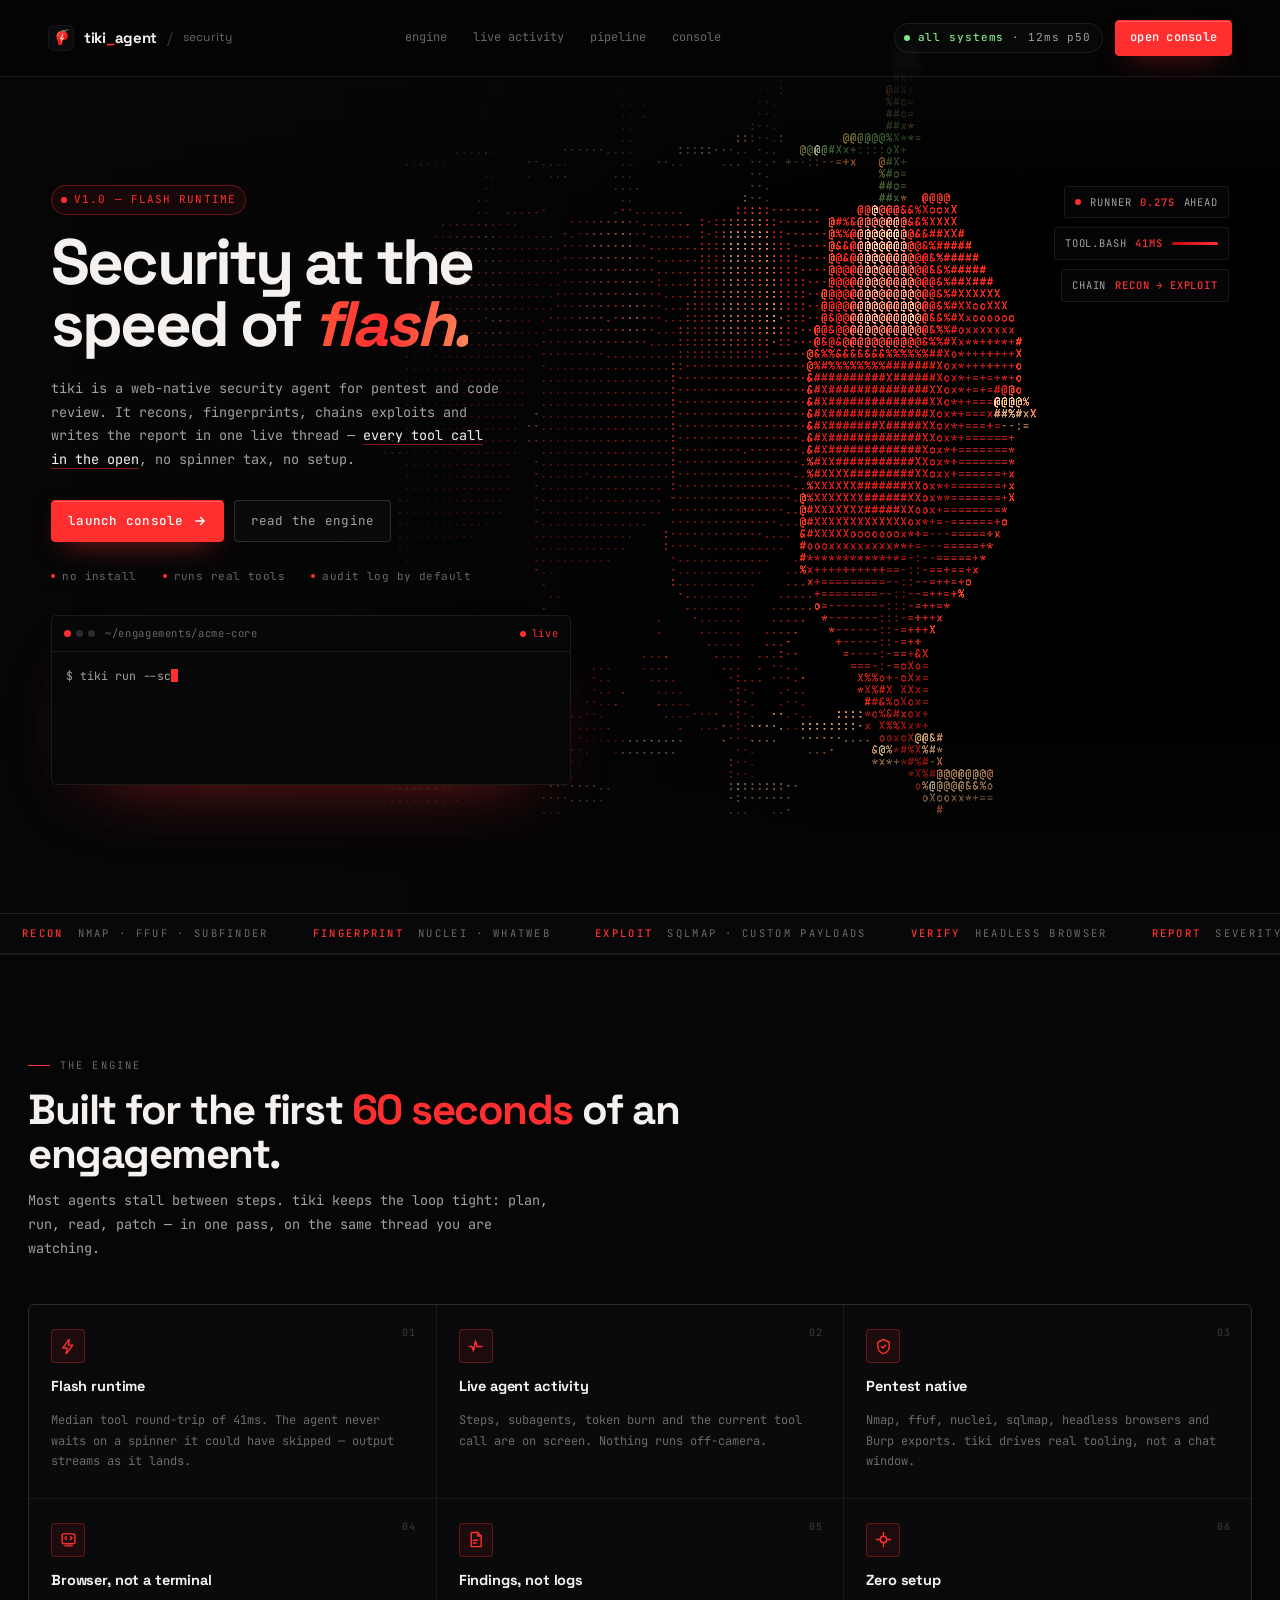
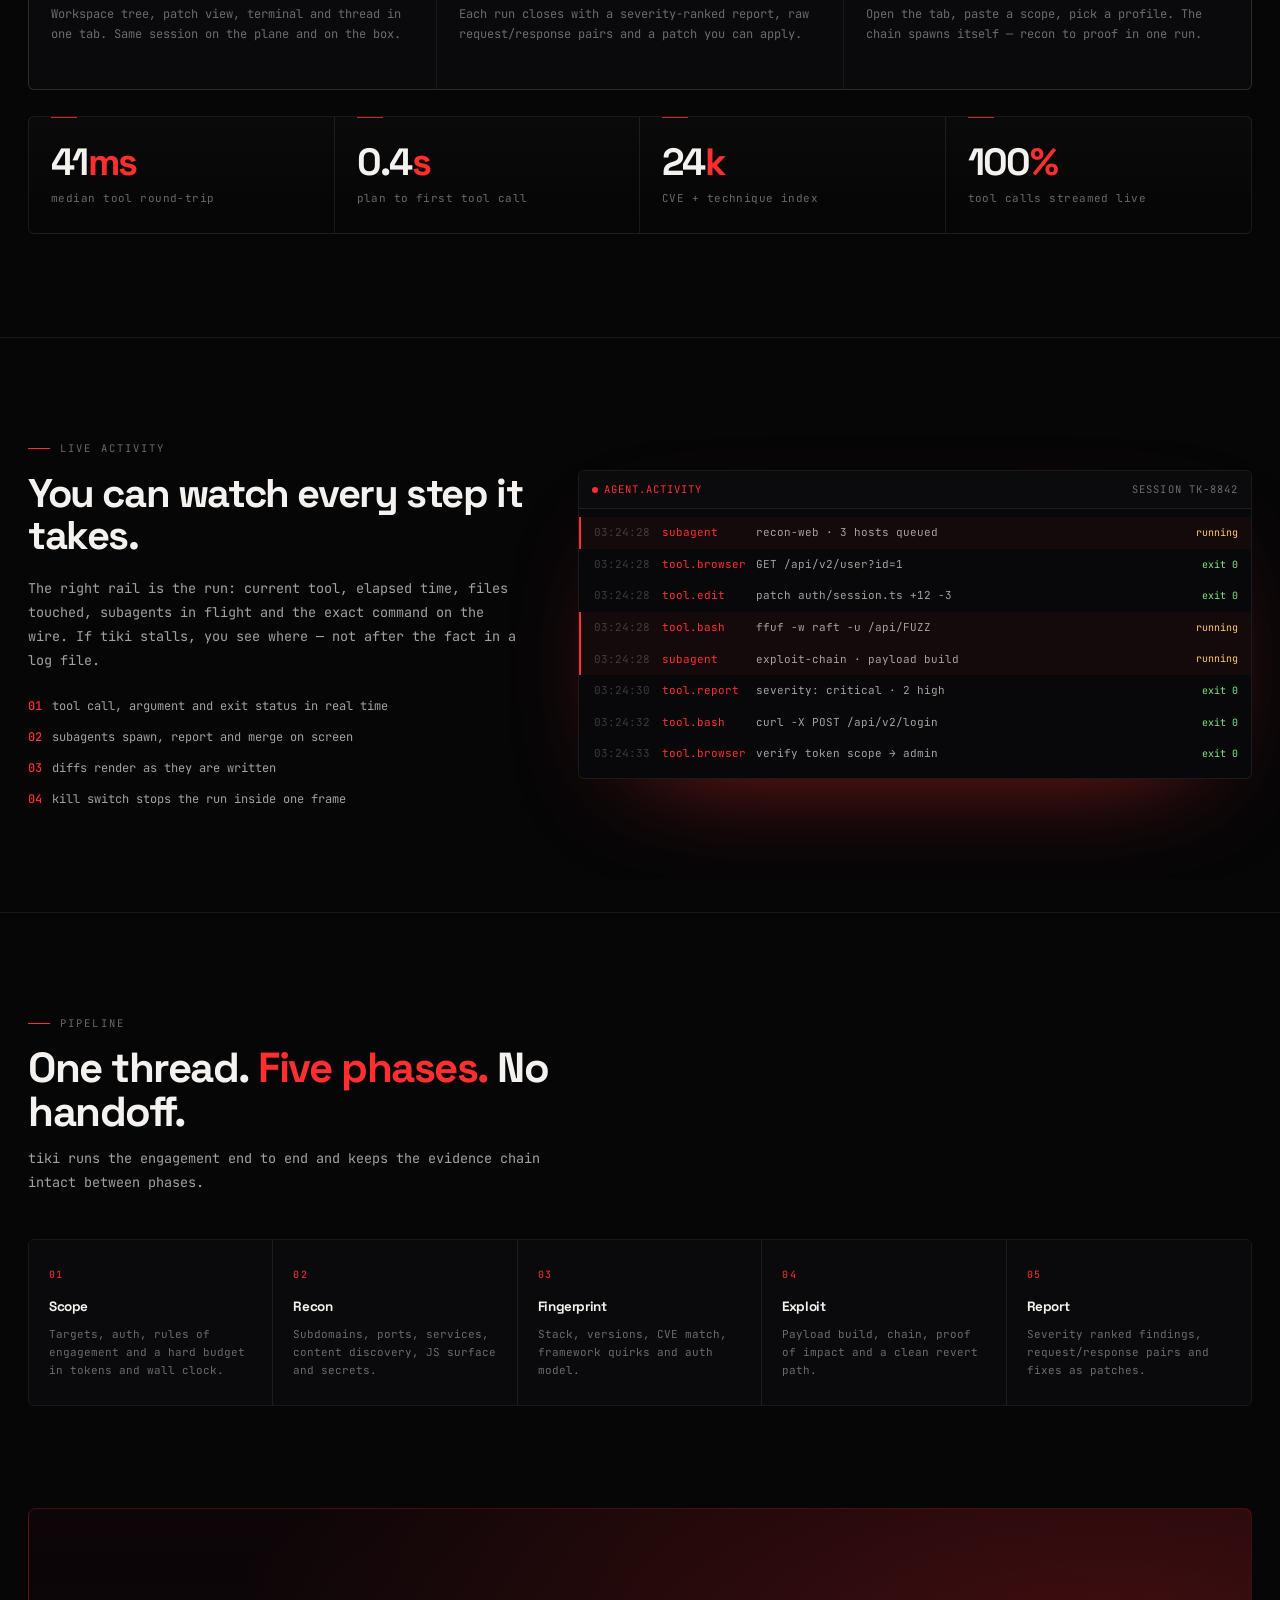
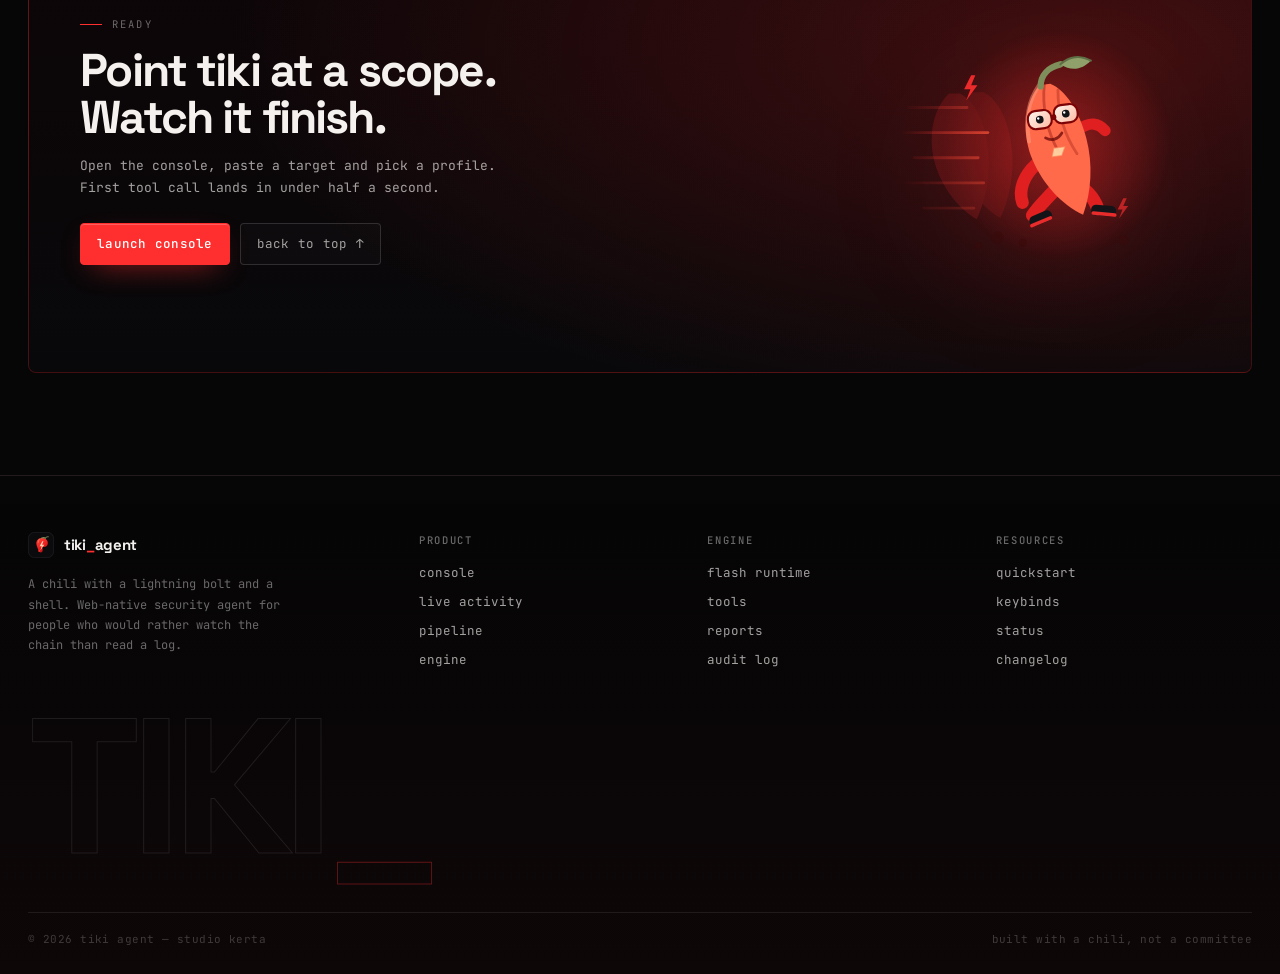
<file: templates/tiki-agent/index.html>
<!doctype html>
<html lang="en">
<head>
<meta charset="utf-8" />
<meta name="viewport" content="width=device-width, initial-scale=1, maximum-scale=1, user-scalable=no, viewport-fit=cover" />
<title>tiki agent — security at the speed of flash</title>
<meta name="description" content="tiki is a web-native security agent for pentest and code review. Recon, fingerprint, exploit and report in one live thread — with every tool call streaming in the open." />
<meta name="theme-color" content="#060607" />
<meta property="og:title" content="tiki agent — security at the speed of flash" />
<meta property="og:description" content="Web-native pentest agent. Live agent activity. Zero setup." />
<meta property="og:image" content="assets/svg/og.svg" />
<meta property="og:type" content="website" />
<link rel="icon" href="assets/svg/favicon.svg" type="image/svg+xml" />
<link rel="apple-touch-icon" href="assets/svg/favicon.svg" />
<link rel="preconnect" href="https://fonts.googleapis.com" />
<link rel="preconnect" href="https://fonts.gstatic.com" crossorigin />
<link href="https://fonts.googleapis.com/css2?family=JetBrains+Mono:wght@400;500;700&family=Space+Grotesk:wght@400;500;600;700&display=swap" rel="stylesheet" />
<link rel="stylesheet" href="assets/css/tiki.css" />
<link rel="stylesheet" href="assets/css/landing.css" />
</head>
<body class="landing">

<canvas class="site-bg" id="site-bg" aria-hidden="true"></canvas>

<header class="nav">
  <a class="brand" href="index.html">
    <img class="mark" src="assets/svg/tiki-mark.svg" alt="" width="26" height="26" />
    <span>tiki<b>_</b>agent</span>
    <span class="slash">/</span>
    <span class="muted" style="font-weight:400;font-size:12px;letter-spacing:.02em">security</span>
  </a>
  <nav class="nav-links">
    <a href="#engine">engine</a>
    <a href="#live">live activity</a>
    <a href="#pipeline">pipeline</a>
    <a href="app.html">console</a>
  </nav>
  <div class="nav-right">
    <span class="status-pill"><span class="dot ok"></span> <b>all systems</b> · 12ms p50</span>
    <a class="btn btn-primary" href="app.html" style="height:36px;padding:0 14px;font-size:12px">open console</a>
  </div>
</header>

<main>
  <section class="hero" id="top">
    <div class="hero-fallback" aria-hidden="true">
      <img class="fb-ghost g2" src="assets/svg/tiki-mascot.svg" alt="" />
      <img class="fb-ghost g1" src="assets/svg/tiki-mascot.svg" alt="" />
      <img class="fb-run" src="assets/svg/tiki-mascot.svg" alt="" />
    </div>
    <div class="hero-scrim"></div>

    <div class="hero-hud" aria-hidden="true">
      <div class="hud-chip"><span class="dot"></span> runner <b>0.27s</b> ahead</div>
      <div class="hud-chip">tool.bash <b>41ms</b> <span class="bar"><i></i></span></div>
      <div class="hud-chip">chain <b>recon → exploit</b></div>
    </div>

    <div class="hero-body">
      <div class="hero-copy">
        <span class="tag"><span class="dot"></span> v1.0 — flash runtime</span>
        <h1>Security at the<br />speed of <span class="hot">flash.</span></h1>
        <p class="sub">
          tiki is a web-native security agent for pentest and code review. It recons, fingerprints,
          chains exploits and writes the report in one live thread — <em>every tool call in the open</em>,
          no spinner tax, no setup.
        </p>
        <div class="hero-cta">
          <a class="btn btn-primary" href="app.html">
            launch console
            <svg width="14" height="14" viewBox="0 0 24 24" fill="none" stroke="currentColor" stroke-width="2.4" stroke-linecap="round" stroke-linejoin="round"><path d="M5 12h14M13 6l6 6-6 6"/></svg>
          </a>
          <a class="btn btn-ghost" href="#engine">read the engine</a>
        </div>
        <div class="hero-meta">
          <span><i></i> no install</span>
          <span><i></i> runs real tools</span>
          <span><i></i> audit log by default</span>
        </div>

        <div class="term-card" aria-hidden="true">
          <div class="term-head">
            <span class="dots"><i></i><i></i><i></i></span>
            <span>~/engagements/acme-core</span>
            <span class="grow"></span>
            <span class="live"><span class="dot"></span> live</span>
          </div>
          <div class="term-body" id="heroTerm"></div>
        </div>
      </div>
    </div>
  </section>

  <div class="ticker" aria-hidden="true">
    <div class="ticker-track" id="ticker">
      <span><b>recon</b> nmap · ffuf · subfinder</span>
      <span><b>fingerprint</b> nuclei · whatweb</span>
      <span><b>exploit</b> sqlmap · custom payloads</span>
      <span><b>verify</b> headless browser</span>
      <span><b>report</b> severity ranked · patched</span>
      <span><b>stream</b> every tool call in the open</span>
    </div>
  </div>

  <section class="section" id="engine">
    <div class="wrap">
      <div class="section-head reveal">
        <span class="sec-label">the engine</span>
        <h2>Built for the first <span>60 seconds</span> of an engagement.</h2>
        <p>Most agents stall between steps. tiki keeps the loop tight: plan, run, read, patch — in one pass, on the same thread you are watching.</p>
      </div>

      <div class="features reveal">
        <article class="card">
          <span class="idx">01</span>
          <span class="ico"><svg viewBox="0 0 24 24" fill="none" stroke="currentColor" stroke-width="2" stroke-linecap="round" stroke-linejoin="round"><path d="M13 2 4 14h6l-1 8 9-12h-6l1-8Z"/></svg></span>
          <h3>Flash runtime</h3>
          <p>Median tool round-trip of 41ms. The agent never waits on a spinner it could have skipped — output streams as it lands.</p>
        </article>
        <article class="card">
          <span class="idx">02</span>
          <span class="ico"><svg viewBox="0 0 24 24" fill="none" stroke="currentColor" stroke-width="2" stroke-linecap="round" stroke-linejoin="round"><path d="M3 12h4l2 6 3-14 2 8h7"/></svg></span>
          <h3>Live agent activity</h3>
          <p>Steps, subagents, token burn and the current tool call are on screen. Nothing runs off-camera.</p>
        </article>
        <article class="card">
          <span class="idx">03</span>
          <span class="ico"><svg viewBox="0 0 24 24" fill="none" stroke="currentColor" stroke-width="2" stroke-linecap="round" stroke-linejoin="round"><path d="M12 2 4 6v6c0 5 3.4 8.6 8 10 4.6-1.4 8-5 8-10V6l-8-4Z"/><path d="m9 12 2 2 4-4"/></svg></span>
          <h3>Pentest native</h3>
          <p>Nmap, ffuf, nuclei, sqlmap, headless browsers and Burp exports. tiki drives real tooling, not a chat window.</p>
        </article>
        <article class="card">
          <span class="idx">04</span>
          <span class="ico"><svg viewBox="0 0 24 24" fill="none" stroke="currentColor" stroke-width="2" stroke-linecap="round" stroke-linejoin="round"><rect x="3" y="4" width="18" height="14" rx="2"/><path d="M7 21h10M9 8l-2 2 2 2M15 8l2 2-2 2"/></svg></span>
          <h3>Browser, not a terminal</h3>
          <p>Workspace tree, patch view, terminal and thread in one tab. Same session on the plane and on the box.</p>
        </article>
        <article class="card">
          <span class="idx">05</span>
          <span class="ico"><svg viewBox="0 0 24 24" fill="none" stroke="currentColor" stroke-width="2" stroke-linecap="round" stroke-linejoin="round"><path d="M6 2h9l5 5v15H6z"/><path d="M15 2v5h5M9 13h6M9 17h4"/></svg></span>
          <h3>Findings, not logs</h3>
          <p>Each run closes with a severity-ranked report, raw request/response pairs and a patch you can apply.</p>
        </article>
        <article class="card">
          <span class="idx">06</span>
          <span class="ico"><svg viewBox="0 0 24 24" fill="none" stroke="currentColor" stroke-width="2" stroke-linecap="round" stroke-linejoin="round"><path d="M12 2v4M12 18v4M2 12h4M18 12h4"/><circle cx="12" cy="12" r="4.5"/></svg></span>
          <h3>Zero setup</h3>
          <p>Open the tab, paste a scope, pick a profile. The chain spawns itself — recon to proof in one run.</p>
        </article>
      </div>

      <div class="stats reveal" style="margin-top:26px">
        <div class="stat"><b>41<i>ms</i></b><span>median tool round-trip</span></div>
        <div class="stat"><b>0.4<i>s</i></b><span>plan to first tool call</span></div>
        <div class="stat"><b>24<i>k</i></b><span>CVE + technique index</span></div>
        <div class="stat"><b>100<i>%</i></b><span>tool calls streamed live</span></div>
      </div>
    </div>
  </section>

  <section class="section" id="live">
    <div class="wrap">
      <div class="lab">
        <div class="lab-copy reveal">
          <span class="sec-label">live activity</span>
          <h2>You can watch every step it takes.</h2>
          <p>The right rail is the run: current tool, elapsed time, files touched, subagents in flight and the exact command on the wire. If tiki stalls, you see where — not after the fact in a log file.</p>
          <ul class="lab-list">
            <li><b>01</b> tool call, argument and exit status in real time</li>
            <li><b>02</b> subagents spawn, report and merge on screen</li>
            <li><b>03</b> diffs render as they are written</li>
            <li><b>04</b> kill switch stops the run inside one frame</li>
          </ul>
        </div>

        <div class="panel reveal" style="--d:120ms">
          <div class="panel-head">
            <span class="rec"><span class="dot"></span> agent.activity</span>
            <span class="grow"></span>
            <span>session tk-8842</span>
          </div>
          <div class="panel-body" id="labFeed"></div>
        </div>
      </div>
    </div>
  </section>

  <section class="section" id="pipeline">
    <div class="wrap">
      <div class="section-head reveal">
        <span class="sec-label">pipeline</span>
        <h2>One thread. <span>Five phases.</span> No handoff.</h2>
        <p>tiki runs the engagement end to end and keeps the evidence chain intact between phases.</p>
      </div>
      <div class="flow reveal">
        <div class="flow-step"><span class="n">01</span><h4>Scope</h4><p>Targets, auth, rules of engagement and a hard budget in tokens and wall clock.</p></div>
        <div class="flow-step"><span class="n">02</span><h4>Recon</h4><p>Subdomains, ports, services, content discovery, JS surface and secrets.</p></div>
        <div class="flow-step"><span class="n">03</span><h4>Fingerprint</h4><p>Stack, versions, CVE match, framework quirks and auth model.</p></div>
        <div class="flow-step"><span class="n">04</span><h4>Exploit</h4><p>Payload build, chain, proof of impact and a clean revert path.</p></div>
        <div class="flow-step"><span class="n">05</span><h4>Report</h4><p>Severity ranked findings, request/response pairs and fixes as patches.</p></div>
      </div>
    </div>
  </section>

  <section class="section" style="border-top:0;padding-top:0">
    <div class="wrap">
      <div class="cta reveal">
        <div>
          <span class="sec-label">ready</span>
          <h2 style="margin-top:14px">Point tiki at a scope.<br />Watch it finish.</h2>
          <p>Open the console, paste a target and pick a profile. First tool call lands in under half a second.</p>
          <div class="actions">
            <a class="btn btn-primary" href="app.html">launch console</a>
            <a class="btn btn-ghost" href="#top">back to top ↑</a>
          </div>
        </div>
        <img src="assets/svg/tiki-mascot.svg" alt="tiki, the chili mascot, mid-run" width="440" height="360" loading="lazy" />
      </div>
    </div>
  </section>
</main>

<footer class="footer">
  <div class="wrap">
    <div class="footer-grid">
      <div>
        <a class="brand" href="index.html">
          <img class="mark" src="assets/svg/tiki-mark.svg" alt="" width="26" height="26" />
          <span>tiki<b>_</b>agent</span>
        </a>
        <p class="blurb">A chili with a lightning bolt and a shell. Web-native security agent for people who would rather watch the chain than read a log.</p>
      </div>
      <div>
        <h4>product</h4>
        <ul>
          <li><a href="app.html">console</a></li>
          <li><a href="#live">live activity</a></li>
          <li><a href="#pipeline">pipeline</a></li>
          <li><a href="#engine">engine</a></li>
        </ul>
      </div>
      <div>
        <h4>engine</h4>
        <ul>
          <li><a href="#engine">flash runtime</a></li>
          <li><a href="#engine">tools</a></li>
          <li><a href="#engine">reports</a></li>
          <li><a href="#engine">audit log</a></li>
        </ul>
      </div>
      <div>
        <h4>resources</h4>
        <ul>
          <li><a href="app.html">quickstart</a></li>
          <li><a href="app.html">keybinds</a></li>
          <li><a href="app.html">status</a></li>
          <li><a href="app.html">changelog</a></li>
        </ul>
      </div>
    </div>
    <div class="footer-wordmark" aria-hidden="true">TIKI<b>_</b></div>
    <div class="footer-bottom">
      <span>© 2026 tiki agent — studio kerta</span>
      <span>built with a chili, not a committee</span>
    </div>
  </div>
</footer>

<script src="assets/js/ascii.js"></script>
<script src="assets/js/chili.js"></script>
<script src="assets/js/page.js"></script>
<script src="assets/js/landing.js"></script>
</body>
</html>
</file>
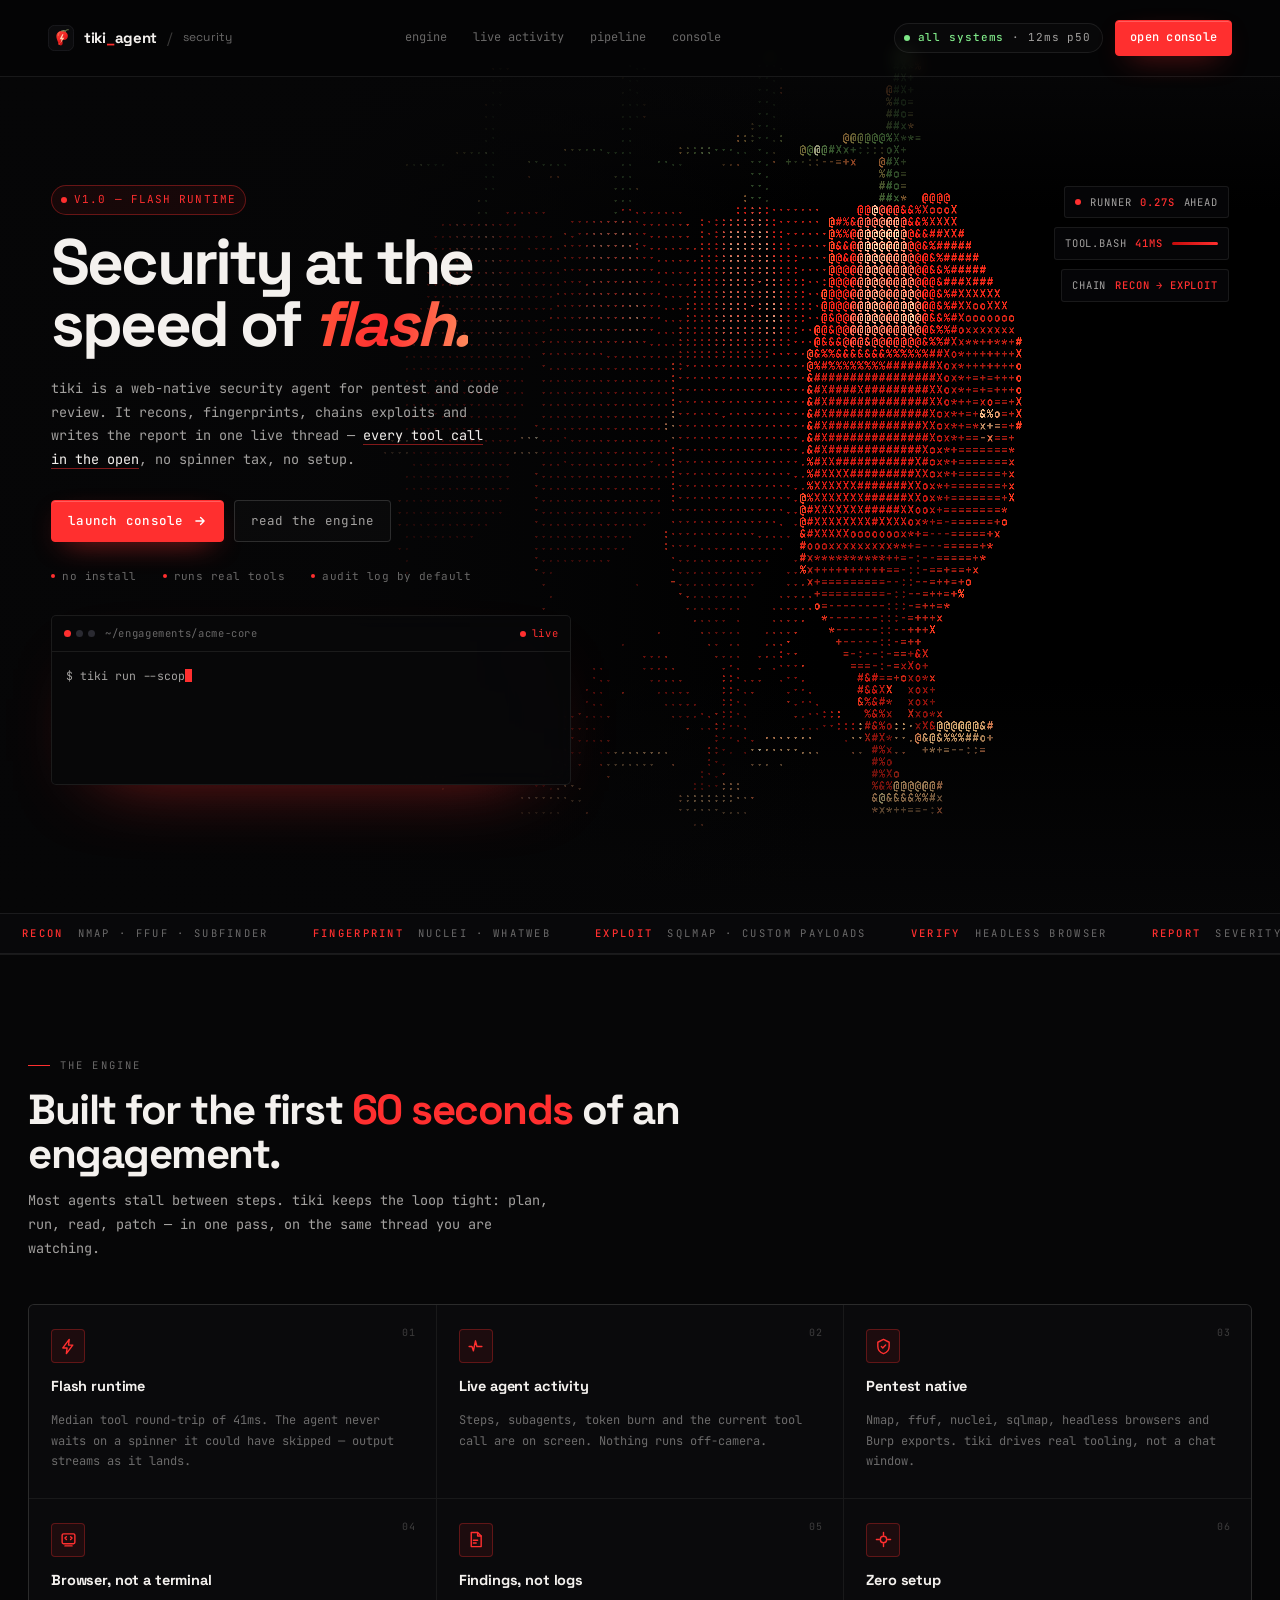
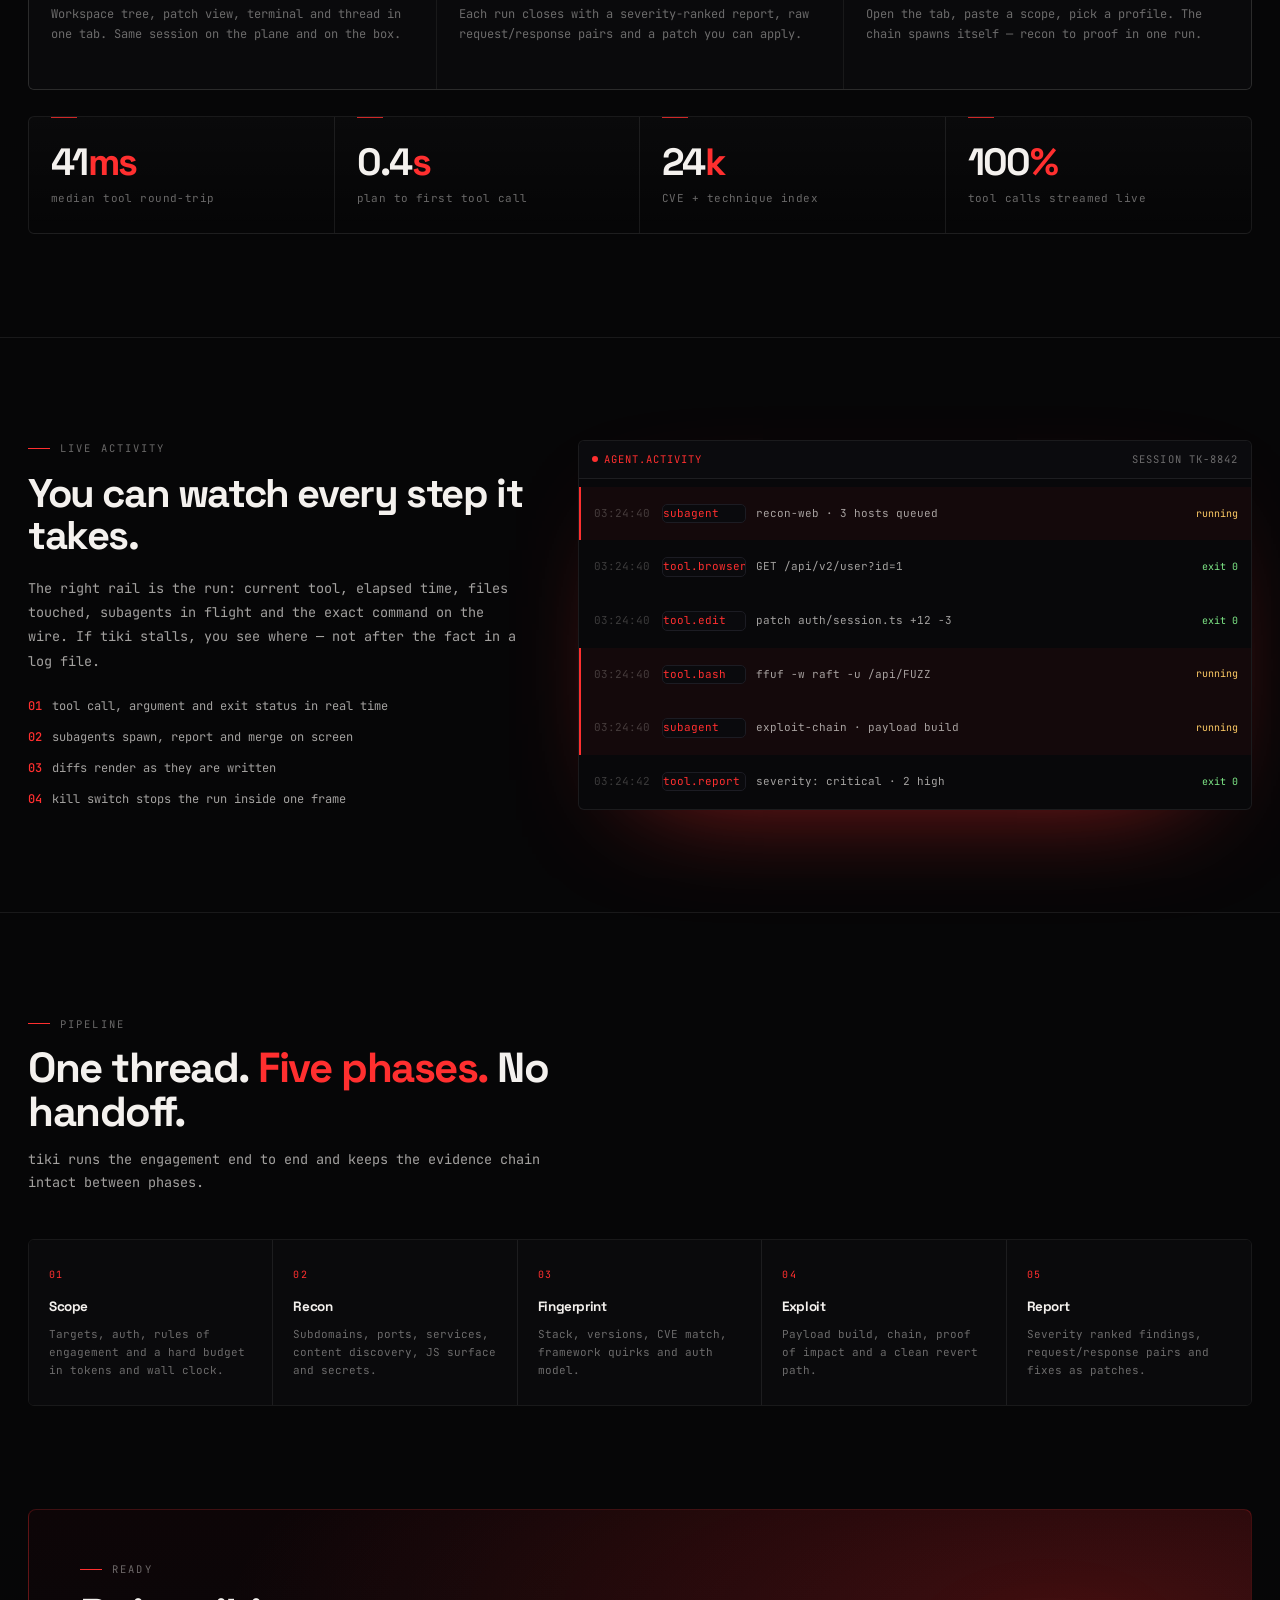
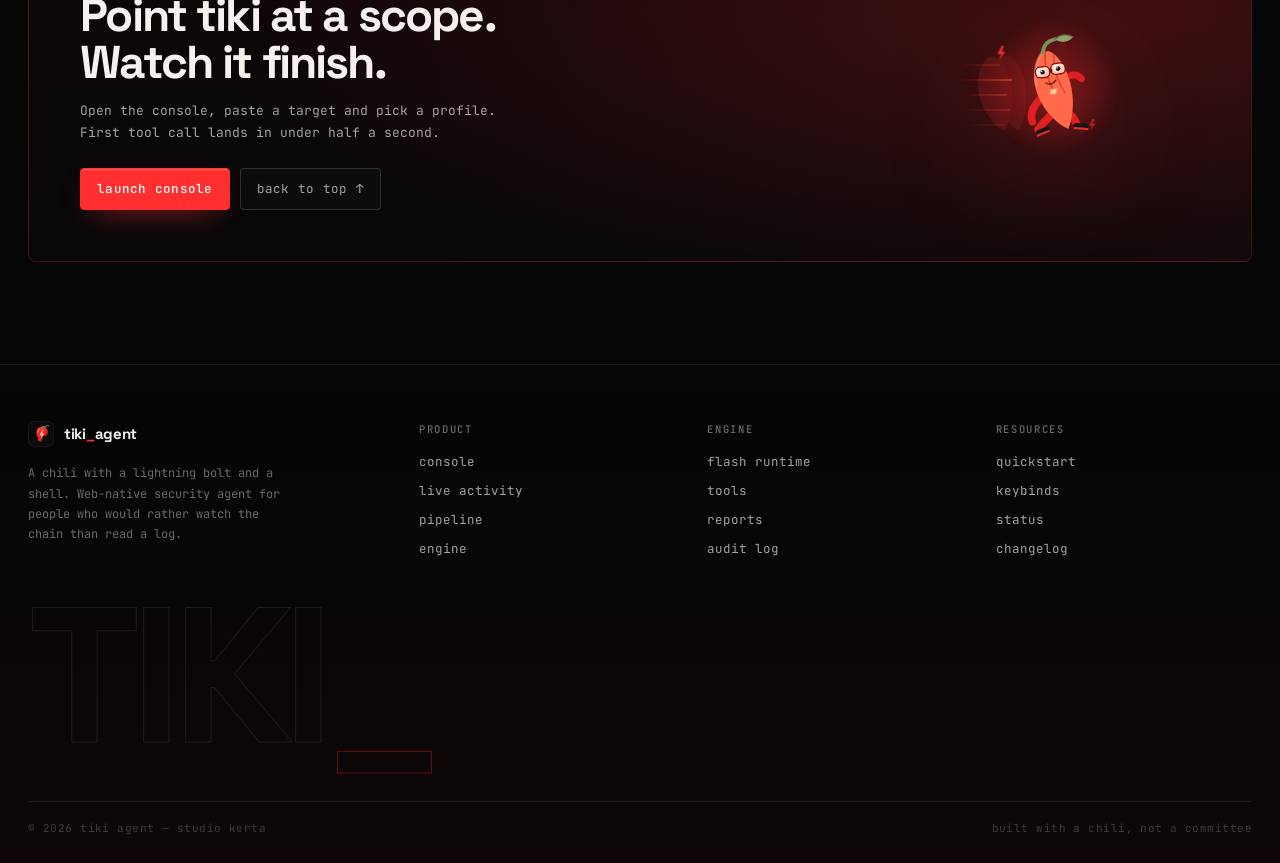
<file: templates/tiki-agent/v2/index.html>
<!doctype html>
<html lang="en">
<head>
<meta charset="utf-8" />
<meta name="viewport" content="width=device-width, initial-scale=1, maximum-scale=1, user-scalable=no, viewport-fit=cover" />
<title>tiki agent — security at the speed of flash</title>
<meta name="description" content="tiki is a web-native security agent for pentest and code review. Landing page and console in one file." />
<meta name="theme-color" content="#060607" />
<link rel="icon" href="[data-uri]" type="image/svg+xml" />
<link rel="preconnect" href="https://fonts.googleapis.com" />
<link rel="preconnect" href="https://fonts.gstatic.com" crossorigin />
<link href="https://fonts.googleapis.com/css2?family=JetBrains+Mono:wght@400;500;700&family=Space+Grotesk:wght@400;500;600;700&display=swap" rel="stylesheet" />
<style>
/* ============================================================
   tiki agent — design tokens + shared primitives
   black / red. mono. zero fluff.
   ============================================================ */

:root {
  /* surface */
  --bg: #060607;
  --bg-2: #0a0a0c;
  --panel: #0c0c0f;
  --panel-2: #101014;
  --raise: #15151a;

  /* ink */
  --ink: #f4f1ee;
  --ink-2: rgba(244, 241, 238, 0.66);
  --muted: rgba(244, 241, 238, 0.42);
  --faint: rgba(244, 241, 238, 0.22);

  /* line */
  --line: rgba(255, 255, 255, 0.08);
  --line-2: rgba(255, 255, 255, 0.14);

  /* red */
  --red: #ff2f2f;
  --red-deep: #c40b0b;
  --red-soft: rgba(255, 47, 47, 0.14);
  --ember: #ff6a34;
  --hot: #ff9d5c;

  /* signal */
  --ok: #7ee787;
  --warn: #ffcc66;
  --info: #7cc4ff;

  --mono: "JetBrains Mono", ui-monospace, SFMono-Regular, Menlo, monospace;
  --sans: "Space Grotesk", "JetBrains Mono", system-ui, sans-serif;

  --r: 4px;
  --pad: clamp(16px, 2.2vw, 28px);
  --maxw: 1320px;
}

*,
*::before,
*::after { box-sizing: border-box; }

html, body { margin: 0; padding: 0; }

/* zoom is locked on purpose: the layout is device-adaptive, not scaled */
html { -webkit-text-size-adjust: 100%; text-size-adjust: 100%; }
body { touch-action: pan-y; overscroll-behavior-y: none; overflow-x: clip; }

html { background: var(--bg); }

body {
  background: var(--bg);
  color: var(--ink);
  font-family: var(--mono);
  font-size: 14px;
  line-height: 1.6;
  -webkit-font-smoothing: antialiased;
  text-rendering: optimizeLegibility;
  overflow-x: hidden;
}

a { color: inherit; text-decoration: none; }
button { font: inherit; color: inherit; background: none; border: 0; cursor: pointer; }
img, svg, canvas { display: block; max-width: 100%; }
::selection { background: var(--red); color: #fff; }

h1, h2, h3, h4 { margin: 0; font-family: var(--sans); letter-spacing: -0.03em; font-weight: 700; }
p { margin: 0; }

/* ---------- scrollbars ---------- */
* { scrollbar-width: thin; scrollbar-color: #2a2a30 transparent; }
*::-webkit-scrollbar { width: 9px; height: 9px; }
*::-webkit-scrollbar-track { background: transparent; }
*::-webkit-scrollbar-thumb { background: #232329; border-radius: 99px; border: 2px solid transparent; background-clip: content-box; }
*::-webkit-scrollbar-thumb:hover { background: #3a3a44; background-clip: content-box; }

/* ---------- helpers ---------- */
.wrap { width: 100%; max-width: var(--maxw); margin-inline: auto; padding-inline: var(--pad); }
.mono { font-family: var(--mono); }
.muted { color: var(--muted); }
.faint { color: var(--faint); }
.red { color: var(--red); }
.ember { color: var(--ember); }
.nowrap { white-space: nowrap; }

.kicker {
  font-size: 11px;
  letter-spacing: 0.18em;
  text-transform: uppercase;
  color: var(--muted);
}

.tag {
  display: inline-flex;
  align-items: center;
  gap: 7px;
  font-size: 11px;
  letter-spacing: 0.1em;
  text-transform: uppercase;
  color: var(--red);
  border: 1px solid rgba(255, 47, 47, 0.35);
  background: rgba(255, 47, 47, 0.07);
  padding: 5px 9px;
  border-radius: 99px;
}

.dot {
  width: 6px; height: 6px; border-radius: 50%;
  background: var(--red);
  box-shadow: 0 0 0 0 rgba(255, 47, 47, 0.5);
  animation: pulse 2s infinite;
  flex: none;
}
.dot.ok { background: var(--ok); box-shadow: 0 0 0 0 rgba(126, 231, 135, 0.5); }

@keyframes pulse {
  0% { box-shadow: 0 0 0 0 currentColor; opacity: 1; }
  70% { box-shadow: 0 0 0 7px transparent; opacity: 0.9; }
  100% { box-shadow: 0 0 0 0 transparent; opacity: 1; }
}

/* ---------- buttons ---------- */
.btn {
  display: inline-flex;
  align-items: center;
  justify-content: center;
  gap: 9px;
  height: 42px;
  padding: 0 16px;
  border-radius: var(--r);
  font-size: 12.5px;
  letter-spacing: 0.02em;
  white-space: nowrap;
  transition: background 0.16s ease, border-color 0.16s ease, color 0.16s ease, transform 0.12s ease;
  border: 1px solid transparent;
}
.btn:active { transform: translateY(1px); }

.btn-primary {
  background: var(--red);
  color: #fff;
  border-color: var(--red);
  box-shadow: 0 10px 30px -14px rgba(255, 47, 47, 0.9), inset 0 1px 0 rgba(255, 255, 255, 0.22);
  font-weight: 500;
}
.btn-primary:hover { background: #ff4a4a; border-color: #ff4a4a; }

.btn-ghost {
  border-color: var(--line-2);
  color: var(--ink-2);
  background: rgba(255, 255, 255, 0.02);
}
.btn-ghost:hover { border-color: rgba(255, 255, 255, 0.3); color: var(--ink); }

.btn-quiet { color: var(--muted); height: 34px; padding: 0 10px; }
.btn-quiet:hover { color: var(--ink); background: rgba(255, 255, 255, 0.05); }

/* ---------- brand ---------- */
.brand {
  display: inline-flex;
  align-items: center;
  gap: 10px;
  font-family: var(--sans);
  font-weight: 700;
  font-size: 15px;
  letter-spacing: -0.02em;
  color: var(--ink);
}
.brand .mark { width: 26px; height: 26px; flex: none; }
.brand b { color: var(--red); font-weight: 700; }
.brand .slash { color: var(--faint); font-weight: 400; }

/* ---------- top nav (landing) ---------- */
.nav {
  position: relative;
  z-index: 5;
  display: flex;
  align-items: center;
  justify-content: space-between;
  gap: 24px;
  padding: 20px clamp(16px, 4vw, 48px);
  border-bottom: 1px solid var(--line);
  backdrop-filter: blur(8px);
}
.nav-links { display: flex; align-items: center; gap: 26px; font-size: 12px; color: var(--muted); }
.nav-links a { transition: color 0.15s; }
.nav-links a:hover { color: var(--ink); }
.nav-right { display: flex; align-items: center; gap: 12px; }

/* ---------- footer ---------- */
.footer {
  border-top: 1px solid var(--line);
  background: linear-gradient(180deg, transparent, rgba(255, 47, 47, 0.035));
  padding: 56px 0 26px;
  position: relative;
  overflow: hidden;
}
.footer-grid {
  display: grid;
  grid-template-columns: 1.4fr repeat(3, minmax(0, 1fr));
  gap: 32px;
}
.footer h4 {
  font-family: var(--mono);
  font-size: 10.5px;
  letter-spacing: 0.16em;
  text-transform: uppercase;
  color: var(--muted);
  margin-bottom: 14px;
  font-weight: 500;
}
.footer ul { list-style: none; margin: 0; padding: 0; display: grid; gap: 9px; font-size: 12.5px; color: var(--ink-2); }
.footer ul a:hover { color: var(--red); }
.footer-bottom {
  margin-top: 48px;
  padding-top: 18px;
  border-top: 1px solid var(--line);
  display: flex;
  justify-content: space-between;
  align-items: center;
  gap: 16px;
  font-size: 11px;
  color: var(--faint);
  letter-spacing: 0.04em;
}
.footer-wordmark {
  font-family: var(--sans);
  font-weight: 700;
  font-size: clamp(64px, 15vw, 220px);
  line-height: 0.8;
  letter-spacing: -0.05em;
  color: transparent;
  -webkit-text-stroke: 1px rgba(255, 255, 255, 0.09);
  margin-top: 40px;
  user-select: none;
  pointer-events: none;
  white-space: nowrap;
}
.footer-wordmark b { -webkit-text-stroke: 1px rgba(255, 47, 47, 0.35); }

/* ---------- reveal ---------- */
.reveal { opacity: 0; transform: translateY(10px); transition: opacity 0.7s ease, transform 0.7s cubic-bezier(0.2, 0.7, 0.2, 1); transition-delay: var(--d, 0ms); }
.reveal.in { opacity: 1; transform: none; }

@media (prefers-reduced-motion: reduce) {
  .reveal { opacity: 1 !important; transform: none !important; transition: none; }
  .dot { animation: none; }
}

@media (max-width: 900px) {
  .nav-links { display: none; }
  .footer-grid { grid-template-columns: 1fr 1fr; }
}

@media (max-width: 560px) {
  .footer-grid { grid-template-columns: 1fr; }
  .footer-bottom { flex-direction: column; align-items: flex-start; }
}


/* ============================================================
   fixed ascii backdrop
   ============================================================ */
body { isolation: isolate; }
.site-bg {
  position: fixed; inset: 0;
  width: 100%; height: 100%;
  z-index: -1; pointer-events: none;
}
.no-webgl .site-bg { display: none; }

/* ============================================================
   page transition — skewed red sweep
   ============================================================ */
#wipe {
  position: fixed; inset: -16% -45%;
  z-index: 9999; pointer-events: none;
  transform: translate3d(-135%, 0, 0) skewX(-11deg);
  background: linear-gradient(94deg,
    rgba(255, 47, 47, 0) 0%,
    rgba(255, 47, 47, 0.88) 14%,
    #ff2f2f 42%,
    #ff6a4d 60%,
    #f3ecea 100%);
  transition: transform 0.56s cubic-bezier(0.7, 0, 0.2, 1);
  will-change: transform;
}
#wipe::after {
  content: ""; position: absolute; inset: 0;
  background: repeating-linear-gradient(90deg, rgba(0, 0, 0, 0.1) 0 2px, transparent 2px 5px);
  opacity: 0.45; mix-blend-mode: multiply;
}
#wipe.in { transform: translate3d(0, 0, 0) skewX(-11deg); }
#wipe.out { transform: translate3d(135%, 0, 0) skewX(-11deg); }
#wipe.hold { transition: none; }

/* ============================================================
   entrance choreography
   ============================================================ */
@keyframes rise { from { opacity: 0; transform: translateY(14px); } to { opacity: 1; transform: none; } }
@keyframes dash { from { opacity: 0; transform: translateX(-18px) skewX(-6deg); } to { opacity: 1; transform: none; } }
@keyframes wipeIn { from { opacity: 0; } to { opacity: 1; } }

.enter .hero-copy > * { animation: rise 0.58s cubic-bezier(0.2, 0.7, 0.2, 1) both; }
.enter .hero-copy > *:nth-child(1) { animation-delay: 0.02s; }
.enter .hero-copy > *:nth-child(2) { animation-delay: 0.07s; }
.enter .hero-copy > *:nth-child(3) { animation-delay: 0.13s; }
.enter .hero-copy > *:nth-child(4) { animation-delay: 0.19s; }
.enter .hero-copy .tag { animation: dash 0.55s cubic-bezier(0.2, 0.7, 0.2, 1) both; }
.enter .term-card { animation: rise 0.68s 0.14s cubic-bezier(0.2, 0.7, 0.2, 1) both; }
.enter .hero-hud { animation: wipeIn 0.9s 0.2s both; }

@media (prefers-reduced-motion: reduce) {
  #wipe { transition: none; }
  .enter .hero-copy > *,
  .enter .hero-copy .tag,
  .enter .term-card,
  .enter .hero-hud { animation: none; }
}

/* ============================================================
   tiki agent — landing
   ============================================================ */

.landing { background: var(--bg); }

/* ---------- nav ---------- */
.nav { position: sticky; top: 0; background: rgba(6, 6, 7, 0.72); z-index: 40; }
.nav .status-pill {
  display: inline-flex; align-items: center; gap: 8px;
  font-size: 11px; letter-spacing: 0.08em; color: var(--ink-2);
  border: 1px solid var(--line); border-radius: 99px; padding: 5px 11px 5px 9px;
  background: rgba(255, 255, 255, 0.02);
}
.nav .status-pill b { color: var(--ok); font-weight: 500; }

/* ---------- hero ---------- */
.hero {
  position: relative;
  overflow: hidden;
  display: flex;
  align-items: center;
  padding: clamp(26px, 4.4vw, 60px) clamp(16px, 4vw, 56px) clamp(48px, 6vw, 84px);
  min-height: min(calc(100svh - 64px), 940px);
  isolation: isolate;
}
/* the ascii runner is a fixed backdrop (.site-bg) — the hero only carries the scrim */

/* ---------- non-webgl fallback ---------- */
.hero-fallback { display: none; position: absolute; right: 2%; top: 50%; transform: translateY(-50%); width: min(44vw, 540px); aspect-ratio: 440 / 360; pointer-events: none; z-index: 0; }
.no-webgl .hero-fallback { display: block; }
.hero-fallback img { position: absolute; inset: 0; width: 100%; height: 100%; object-fit: contain; }
.fb-ghost { opacity: 0.16; filter: blur(1px); }
.fb-ghost.g1 { transform: translateX(-10%); }
.fb-ghost.g2 { transform: translateX(-19%); opacity: 0.07; }
.fb-run { animation: fb-bob 1.15s ease-in-out infinite alternate; }
@keyframes fb-bob { to { transform: translate(-1%, -2%); } }
@media (max-width: 1100px) {
  .hero-fallback { width: 40vw; right: -4%; opacity: 0.6; }
}
@media (prefers-reduced-motion: reduce) { .fb-run { animation: none; } }
.hero-scrim {
  position: absolute; inset: 0; z-index: 1; pointer-events: none;
  background:
    linear-gradient(90deg, rgba(6,6,7,.98) 0%, rgba(6,6,7,.94) 26%, rgba(6,6,7,.62) 44%, rgba(6,6,7,0) 64%),
    linear-gradient(180deg, rgba(6,6,7,.9) 0%, rgba(6,6,7,0) 16%, rgba(6,6,7,0) 72%, rgba(6,6,7,.96) 100%);
}
.hero-body {
  position: relative; z-index: 2;
  width: 100%; max-width: 1180px; margin-inline: auto;
}
.hero-copy { max-width: 600px; }

.hero h1 {
  margin: 18px 0 0;
  font-size: clamp(40px, 5vw, 70px);
  line-height: 0.96;
  letter-spacing: -0.045em;
  font-weight: 700;
}
.hero h1 .dim { color: rgba(244, 241, 238, 0.42); font-weight: 500; }
.hero h1 .hot {
  background: linear-gradient(96deg, #ff5a3c 0%, #ff2f2f 45%, #ff8a5c 100%);
  -webkit-background-clip: text; background-clip: text; color: transparent;
  font-style: italic;
}
.hero .sub {
  margin-top: 22px; max-width: 448px;
  color: var(--ink-2); font-size: 13.5px; line-height: 1.75;
}
.hero .sub em { color: var(--ink); font-style: normal; border-bottom: 1px solid rgba(255, 47, 47, 0.5); }

.hero-cta { margin-top: 28px; display: flex; flex-wrap: wrap; gap: 10px; }

.hero-meta {
  margin-top: 26px; display: flex; flex-wrap: wrap; gap: 8px 26px;
  font-size: 11px; color: var(--muted); letter-spacing: 0.04em;
}
.hero-meta b { color: var(--ink); font-weight: 500; }
.hero-meta span { display: inline-flex; align-items: center; gap: 7px; }
.hero-meta i {
  width: 4px; height: 4px; border-radius: 50%; background: var(--red); flex: none;
}

/* floating hud chips over the runner */
.hero-hud {
  position: absolute; z-index: 3; right: clamp(16px, 4vw, 56px); top: 13%;
  display: grid; gap: 9px; justify-items: end; pointer-events: none;
}
.hud-chip {
  display: inline-flex; align-items: center; gap: 9px;
  font-size: 10.5px; letter-spacing: 0.08em; text-transform: uppercase;
  color: var(--ink-2);
  background: rgba(9, 9, 11, 0.66);
  border: 1px solid var(--line);
  border-radius: 3px;
  padding: 7px 10px;
  backdrop-filter: blur(8px);
  animation: hud-in 0.8s ease both;
}
.hud-chip:nth-child(2) { animation-delay: 0.12s; }
.hud-chip:nth-child(3) { animation-delay: 0.24s; }
.hud-chip b { color: var(--red); font-weight: 500; }
.hud-chip .bar {
  width: 46px; height: 3px; background: rgba(255,255,255,.12); border-radius: 99px; overflow: hidden;
}
.hud-chip .bar i { display: block; height: 100%; background: linear-gradient(90deg, var(--red-deep), var(--red)); animation: bar 2.6s ease-in-out infinite alternate; }
@keyframes hud-in { from { opacity: 0; transform: translateY(5px); } to { opacity: 1; transform: none; } }
@keyframes bar { from { width: 28%; } to { width: 86%; } }

/* terminal card */
.term-card {
  margin-top: 30px; width: min(520px, 100%);
  border: 1px solid var(--line);
  background: rgba(8, 8, 10, 0.78);
  backdrop-filter: blur(10px);
  border-radius: 5px;
  overflow: hidden;
  box-shadow: 0 30px 80px -50px rgba(255, 47, 47, 0.7);
}
.term-head {
  display: flex; align-items: center; gap: 10px;
  padding: 9px 12px; border-bottom: 1px solid var(--line);
  font-size: 10.5px; color: var(--muted); letter-spacing: 0.06em;
}
.term-head .dots { display: flex; gap: 5px; }
.term-head .dots i { width: 7px; height: 7px; border-radius: 50%; background: #2a2a31; }
.term-head .dots i:first-child { background: var(--red); }
.term-head .grow { flex: 1; }
.term-head .live { color: var(--red); display: inline-flex; align-items: center; gap: 6px; }
.term-body {
  padding: 13px 14px 15px; font-size: 11.5px; line-height: 1.85;
  min-height: 132px; white-space: pre-wrap; color: var(--ink-2);
  font-family: var(--mono);
}
.term-body .ok { color: var(--ok); }
.term-body .hl { color: var(--hot); }
.term-body .arrow { color: var(--red); }
.term-body .dim { color: var(--faint); }
.caret {
  display: inline-block; width: 7px; height: 13px; background: var(--red);
  vertical-align: -2px; animation: caret 1.05s steps(2) infinite;
}
@keyframes caret { 50% { opacity: 0; } }

@media (prefers-reduced-motion: reduce) {
  .hud-chip, .hud-chip .bar i, .caret { animation: none !important; }
}

/* ---------- ticker ---------- */
.ticker {
  border-top: 1px solid var(--line);
  border-bottom: 1px solid var(--line);
  background: #08080a;
  overflow: hidden; position: relative;
}
.ticker-track {
  display: flex; gap: 0; width: max-content;
  animation: ticker 38s linear infinite;
}
.ticker span {
  display: inline-flex; align-items: center; gap: 14px;
  padding: 11px 22px;
  font-size: 10.5px; letter-spacing: 0.22em; text-transform: uppercase;
  color: var(--muted); white-space: nowrap;
}
.ticker span b { color: var(--red); font-weight: 500; }
@keyframes ticker { to { transform: translateX(-50%); } }

/* ---------- section frame ---------- */
.section { padding: clamp(58px, 8vw, 112px) 0; border-top: 1px solid var(--line); position: relative; }
.section-head { display: grid; gap: 14px; max-width: 660px; margin-bottom: 44px; }
.section-head h2 {
  font-size: clamp(26px, 3.4vw, 42px); line-height: 1.04; letter-spacing: -0.035em;
}
.section-head h2 span { color: var(--red); }
.section-head p { color: var(--ink-2); font-size: 13.5px; line-height: 1.75; max-width: 520px; }
.sec-label {
  display: flex; align-items: center; gap: 10px;
  font-size: 10.5px; letter-spacing: 0.2em; text-transform: uppercase; color: var(--muted);
}
.sec-label::before { content: ""; width: 22px; height: 1px; background: var(--red); }

/* ---------- stats ---------- */
.stats {
  display: grid; grid-template-columns: repeat(4, minmax(0, 1fr));
  border: 1px solid var(--line); border-radius: 6px; overflow: hidden;
  background: linear-gradient(180deg, rgba(255,255,255,.018), transparent);
}
.stat { padding: 26px 22px; border-right: 1px solid var(--line); position: relative; }
.stat:last-child { border-right: 0; }
.stat::before {
  content: ""; position: absolute; left: 22px; top: 0; width: 26px; height: 1px;
  background: var(--red); opacity: .8;
}
.stat b {
  display: block; font-family: var(--sans); font-size: clamp(26px, 3vw, 38px);
  letter-spacing: -0.04em; line-height: 1;
}
.stat b i { font-style: normal; color: var(--red); }
.stat span { display: block; margin-top: 9px; font-size: 11px; color: var(--muted); letter-spacing: 0.04em; }

/* ---------- feature cards ---------- */
.features { display: grid; grid-template-columns: repeat(3, minmax(0, 1fr)); gap: 1px; background: var(--line); border: 1px solid var(--line); border-radius: 6px; overflow: hidden; }
.card {
  background: #0a0a0c; padding: 24px 22px 26px; min-height: 190px;
  display: flex; flex-direction: column; gap: 12px; position: relative;
  transition: background 0.2s ease;
}
.card:hover { background: #0e0e12; }
.card .ico {
  width: 34px; height: 34px; border-radius: 4px;
  border: 1px solid rgba(255, 47, 47, 0.3); background: rgba(255, 47, 47, 0.08);
  display: grid; place-items: center; color: var(--red);
}
.card .ico svg { width: 17px; height: 17px; }
.card h3 { font-size: 14.5px; font-family: var(--sans); letter-spacing: -0.01em; }
.card p { font-size: 12px; line-height: 1.7; color: var(--muted); }
.card .idx {
  position: absolute; top: 20px; right: 20px; font-size: 10px; color: var(--faint); letter-spacing: 0.1em;
}
.card:hover .idx { color: var(--red); }

/* ---------- live lab ---------- */
.lab { display: grid; grid-template-columns: minmax(0, 0.85fr) minmax(0, 1.15fr); gap: clamp(28px, 4vw, 56px); align-items: center; }
.lab-copy h2 { font-size: clamp(26px, 3.2vw, 40px); line-height: 1.06; letter-spacing: -0.035em; margin: 16px 0 18px; }
.lab-copy p { color: var(--ink-2); font-size: 13.5px; line-height: 1.8; }
.lab-list { margin: 24px 0 0; padding: 0; list-style: none; display: grid; gap: 12px; }
.lab-list li { display: flex; gap: 10px; font-size: 12px; color: var(--ink-2); }
.lab-list li b { color: var(--red); font-weight: 500; }

.panel {
  border: 1px solid var(--line); border-radius: 6px; overflow: hidden;
  background: #08080a; box-shadow: 0 40px 120px -70px rgba(255, 47, 47, 0.8);
}
.panel-head {
  display: flex; align-items: center; gap: 10px; padding: 10px 13px;
  border-bottom: 1px solid var(--line); font-size: 10.5px; letter-spacing: 0.1em;
  text-transform: uppercase; color: var(--muted); background: #0b0b0e;
}
.panel-head .grow { flex: 1; }
.panel-head .rec { color: var(--red); display: inline-flex; align-items: center; gap: 6px; }
.panel-body { padding: 8px 0; max-height: 330px; overflow: hidden; }
.act-row {
  display: grid; grid-template-columns: 58px 84px 1fr auto;
  gap: 10px; align-items: center;
  padding: 7px 13px; font-size: 11px; color: var(--ink-2);
  border-left: 2px solid transparent;
  animation: row-in 0.4s ease both;
}
.act-row:hover { background: rgba(255, 255, 255, 0.03); }
.act-row.busy { border-left-color: var(--red); background: rgba(255, 47, 47, 0.05); }
.act-row .t { color: var(--faint); }
.act-row .tool { color: var(--red); }
.act-row .arg { color: var(--ink-2); overflow: hidden; text-overflow: ellipsis; white-space: nowrap; }
.act-row .st { font-size: 10px; color: var(--ok); }
.act-row .st.run { color: var(--warn); }
@keyframes row-in { from { opacity: 0; transform: translateY(-4px); } to { opacity: 1; transform: none; } }

/* ---------- flow ---------- */
.flow { display: grid; grid-template-columns: repeat(5, minmax(0, 1fr)); gap: 0; border: 1px solid var(--line); border-radius: 6px; overflow: hidden; }
.flow-step { padding: 22px 20px 26px; border-right: 1px solid var(--line); position: relative; background: #0a0a0c; }
.flow-step:last-child { border-right: 0; }
.flow-step .n { font-size: 10px; color: var(--red); letter-spacing: 0.14em; }
.flow-step h4 { margin: 12px 0 7px; font-family: var(--sans); font-size: 13.5px; }
.flow-step p { font-size: 11px; line-height: 1.65; color: var(--muted); }
.flow-step::after {
  content: ""; position: absolute; right: -1px; top: 0; width: 1px; height: 100%;
  background: linear-gradient(180deg, transparent, var(--red), transparent); opacity: 0; transition: opacity .25s;
}
.flow-step:hover::after { opacity: 1; }

/* ---------- cta ---------- */
.cta {
  position: relative; overflow: hidden;
  border: 1px solid rgba(255, 47, 47, 0.22);
  border-radius: 8px;
  background:
    radial-gradient(120% 140% at 88% 30%, rgba(255, 47, 47, 0.22), transparent 60%),
    linear-gradient(180deg, #0d0507, #08080a);
  padding: clamp(30px, 4vw, 52px);
  display: grid; grid-template-columns: minmax(0, 1fr) auto; gap: 26px; align-items: center;
}
.cta h2 { font-size: clamp(26px, 3.6vw, 46px); line-height: 1.02; letter-spacing: -0.04em; }
.cta p { margin-top: 14px; color: var(--ink-2); font-size: 13px; max-width: 440px; line-height: 1.7; }
.cta .actions { margin-top: 24px; display: flex; gap: 10px; flex-wrap: wrap; }
.cta img { width: clamp(200px, 24vw, 320px); filter: drop-shadow(0 30px 60px rgba(255, 47, 47, 0.35)); }

/* ---------- footer ---------- */
.footer .brand { margin-bottom: 16px; }
.footer .blurb { font-size: 12px; color: var(--muted); max-width: 260px; line-height: 1.7; }

/* ---------- responsive ---------- */
@media (max-width: 1080px) {
  .features { grid-template-columns: repeat(2, minmax(0, 1fr)); }
  .flow { grid-template-columns: repeat(2, minmax(0, 1fr)); }
  .flow-step { border-bottom: 1px solid var(--line); }
  .hero-hud { display: none; }
}
@media (max-width: 900px) {
  .hero {
    min-height: auto;
    flex-direction: column;
    align-items: stretch;
    padding-top: 24px;
    padding-bottom: 44px;
  }
  .hero-body { order: 1; }
  .hero-scrim {
    background:
      linear-gradient(180deg, rgba(6, 6, 7, 0.94) 0%, rgba(6, 6, 7, 0.72) 38%, rgba(6, 6, 7, 0.9) 100%),
      radial-gradient(70% 55% at 50% 46%, rgba(255, 47, 47, 0.16), transparent 72%);
  }
  .hero-fallback { left: 8%; right: 8%; top: auto; bottom: 6%; width: auto; height: 46%; transform: none; opacity: 0.4; }
  .hero-copy { max-width: 100%; }
  .hero h1 { font-size: clamp(36px, 9vw, 58px); }
  .term-card { margin-top: 22px; }
  .hero-meta { margin-top: 18px; }
  .stats { grid-template-columns: repeat(2, minmax(0, 1fr)); }
  .stat:nth-child(2n) { border-right: 0; }
  .stat:nth-child(-n + 2) { border-bottom: 1px solid var(--line); }
  .lab { grid-template-columns: 1fr; }
  .cta { grid-template-columns: 1fr; }
  .cta img { display: none; }
}
@media (max-width: 640px) {
  .features { grid-template-columns: 1fr; }
  .flow { grid-template-columns: 1fr; }
  .term-card { margin-top: 24px; }
  .hero-meta { gap: 6px 18px; }
}

/* ============================================================
   tiki agent — console
   ============================================================ */

.app {
  height: 100dvh;
  display: flex;
  flex-direction: column;
  overflow: hidden;
  background:
    radial-gradient(70% 50% at 78% 0%, rgba(255, 47, 47, 0.06), transparent 70%),
    #070708;
}

/* ---------- topbar ---------- */
.topbar {
  height: 56px;
  flex: none;
  display: flex;
  align-items: center;
  gap: 18px;
  padding: 0 14px;
  border-bottom: 1px solid var(--line);
  background: rgba(8, 8, 10, 0.92);
  backdrop-filter: blur(10px);
  z-index: 20;
}
.topbar .brand { font-size: 14px; }
.topbar .brand .mark { width: 22px; height: 22px; }

.crumbs {
  display: flex;
  align-items: center;
  gap: 7px;
  min-width: 0;
  max-width: min(44vw, 560px);
  margin-left: 4px;
  padding: 5px 10px 5px 9px;
  border: 1px solid var(--line);
  border-radius: 5px;
  background: rgba(255, 255, 255, 0.02);
  font-size: 11px;
  line-height: 1.2;
  color: var(--muted);
}
.crumbs:hover { border-color: var(--line-2); }
.crumb-ico { width: 13px; height: 13px; flex: none; color: var(--faint); }
.crumbs .crumb { min-width: 0; overflow: hidden; text-overflow: ellipsis; white-space: nowrap; }
.crumbs .crumb.root { flex: 0 0 auto; color: var(--faint); }
.crumbs .crumb.strong { color: var(--ink); font-weight: 500; }
.crumbs .crumb.sid { color: var(--muted); flex: 0 1 auto; }
.crumbs .sep { flex: none; color: #35353e; user-select: none; }
.crumbs .dirty {
  flex: none;
  display: inline-flex;
  align-items: center;
  gap: 5px;
  margin-left: 2px;
  padding: 1px 7px 1px 6px;
  border: 1px solid rgba(255, 204, 102, 0.22);
  border-radius: 99px;
  background: rgba(255, 204, 102, 0.06);
  color: var(--warn);
  font-size: 9.5px;
  letter-spacing: 0.04em;
  white-space: nowrap;
}
.crumbs .dirty::before {
  content: "";
  width: 4px; height: 4px; border-radius: 50%;
  background: var(--warn);
  box-shadow: 0 0 6px rgba(255, 204, 102, 0.75);
}

.topbar .grow { flex: 1; }

.chip {
  display: inline-flex; align-items: center; gap: 7px;
  height: 30px; padding: 0 10px;
  border: 1px solid var(--line); border-radius: 4px;
  background: rgba(255, 255, 255, 0.02);
  font-size: 11px; color: var(--ink-2); white-space: nowrap;
  transition: border-color 0.15s, color 0.15s, background 0.15s;
}
.chip:hover { border-color: rgba(255, 255, 255, 0.24); color: var(--ink); }
.chip .k { color: var(--muted); font-size: 10px; letter-spacing: 0.08em; text-transform: uppercase; }
.chip b { color: var(--ink); font-weight: 500; }
.chip.agent-pill { border-color: rgba(255, 47, 47, 0.28); background: rgba(255, 47, 47, 0.06); color: var(--red); }
.chip.agent-pill.idle { border-color: var(--line); background: transparent; color: var(--muted); }

.icon-btn {
  width: 30px; height: 30px; display: grid; place-items: center;
  border: 1px solid var(--line); border-radius: 4px; color: var(--muted);
  transition: 0.15s;
}
.icon-btn:hover { color: var(--ink); border-color: rgba(255, 255, 255, 0.24); }

/* ---------- shell ---------- */
.shell {
  flex: 1;
  min-height: 0;
  display: grid;
  grid-template-columns: 246px minmax(0, 1fr) 344px;
}

/* ---------- rail ---------- */
.rail {
  border-right: 1px solid var(--line);
  background: #08080a;
  display: flex; flex-direction: column;
  min-height: 0;
}
.rail-block { padding: 12px 10px; border-bottom: 1px solid var(--line); }
.rail-block.scroll { overflow-y: auto; flex: 1; }
.rail-head {
  display: flex; align-items: center; justify-content: space-between;
  padding: 0 4px 8px;
  font-size: 9.5px; letter-spacing: 0.18em; text-transform: uppercase; color: var(--faint);
}
.rail-head button { color: var(--faint); }
.rail-head button:hover { color: var(--red); }

.session {
  display: flex; align-items: center; gap: 8px; min-width: 0;
  padding: 7px 8px; border-radius: 4px; font-size: 11.5px; color: var(--ink-2);
  cursor: pointer; border-left: 2px solid transparent;
}
.session .nm { min-width: 0; overflow: hidden; text-overflow: ellipsis; white-space: nowrap; }
.session:hover { background: rgba(255, 255, 255, 0.03); }
.session.active { background: rgba(255, 47, 47, 0.07); border-left-color: var(--red); color: var(--ink); }
.session .dot { width: 5px; height: 5px; background: var(--faint); box-shadow: none; animation: none; }
.session.active .dot { background: var(--red); }
.session .meta { margin-left: auto; font-size: 9.5px; color: var(--faint); }

.tree { display: grid; gap: 1px; }
.tree-row {
  display: flex; align-items: center; gap: 7px;
  padding: 5px 8px; font-size: 11.5px; color: var(--ink-2); border-radius: 3px;
  cursor: pointer;
}
.tree-row:hover { background: rgba(255, 255, 255, 0.035); }
.tree-row.active { background: rgba(255, 47, 47, 0.09); color: var(--ink); }
.tree-row .fav { width: 12px; text-align: center; color: var(--faint); flex: none; }
.tree-row .nm { min-width: 0; overflow: hidden; text-overflow: ellipsis; white-space: nowrap; }
.tree-row.folder { color: var(--muted); font-size: 11px; letter-spacing: 0.02em; }
.tree-row .mod { margin-left: auto; width: 5px; height: 5px; border-radius: 50%; background: var(--warn); }
.tree-row .add { margin-left: auto; width: 5px; height: 5px; border-radius: 50%; background: var(--ok); }

.rail-foot { padding: 10px; border-top: 1px solid var(--line); display: flex; align-items: center; gap: 9px; }
.rail-foot img { width: 28px; height: 28px; }
.rail-foot .nm { font-size: 11px; color: var(--ink); line-height: 1.3; }
.rail-foot .nm span { display: block; font-size: 9.5px; color: var(--faint); letter-spacing: 0.06em; }

/* ---------- chat ---------- */
.chat { display: flex; flex-direction: column; min-width: 0; min-height: 0; position: relative; }

.thread-head {
  flex: none;
  display: flex; align-items: center; gap: 10px;
  padding: 12px 22px;
  border-bottom: 1px solid var(--line);
  background: rgba(8, 8, 10, 0.6);
}
.thread-head h1 {
  font-size: 13px; font-family: var(--mono); font-weight: 500; letter-spacing: 0;
  min-width: 0; overflow: hidden; text-overflow: ellipsis; white-space: nowrap;
}
.thread-head .sev {
  font-size: 9.5px; letter-spacing: 0.12em; text-transform: uppercase;
  color: var(--red); border: 1px solid rgba(255, 47, 47, 0.35); background: rgba(255, 47, 47, 0.08);
  padding: 2px 6px; border-radius: 3px;
}
.thread-head .grow { flex: 1; }
.thread-head .tool-mini { font-size: 10.5px; color: var(--faint); letter-spacing: 0.06em; }

.stream {
  flex: 1; min-height: 0; overflow-y: auto;
  padding: 10px 22px 24px;
  scroll-behavior: smooth;
}

.msg { display: grid; grid-template-columns: 26px minmax(0, 1fr); gap: 12px; padding: 16px 0; border-bottom: 1px solid rgba(255,255,255,.035); }
.msg:last-child { border-bottom: 0; }
.msg .avatar {
  width: 26px; height: 26px; border-radius: 4px; display: grid; place-items: center;
  background: #121216; border: 1px solid #24242c; color: var(--ink-2);
  font-size: 10.5px; font-family: var(--mono);
}
.msg.agent .avatar { border-color: rgba(255, 47, 47, 0.4); background: rgba(255, 47, 47, 0.1); color: #ff6d5a; }
.msg .who {
  display: flex; align-items: baseline; gap: 8px;
  font-size: 10px; letter-spacing: 0.12em; text-transform: uppercase; color: var(--muted);
  margin-bottom: 6px;
}
.msg .who b { color: var(--ink); font-weight: 500; letter-spacing: 0.06em; }
.msg .who time { color: var(--faint); font-size: 9.5px; letter-spacing: 0.04em; margin-left: auto; }
.msg .body { font-size: 13px; line-height: 1.72; color: var(--ink-2); }
.msg .body p + p { margin-top: 10px; }
.msg .body strong { color: var(--ink); font-weight: 600; }
.msg .body code {
  font-size: 11.8px; color: #ffb3a4; background: #16161b; border: 1px solid #24242c;
  padding: 1px 5px; border-radius: 3px;
}
.msg .body ul { margin: 8px 0 0; padding-left: 18px; }
.msg .body li { margin: 4px 0; }

.thinking { display: inline-flex; gap: 5px; align-items: center; color: var(--muted); font-size: 11px; }
.thinking i { width: 4px; height: 4px; border-radius: 50%; background: var(--red); animation: blink 1.1s infinite; }
.thinking i:nth-child(2) { animation-delay: 0.15s; }
.thinking i:nth-child(3) { animation-delay: 0.3s; }
@keyframes blink { 0%, 100% { opacity: 0.25; } 50% { opacity: 1; } }

.stream-caret {
  display: inline-block; width: 7px; height: 13px; background: var(--red);
  vertical-align: -2px; animation: caret2 1s steps(2) infinite;
}
@keyframes caret2 { 50% { opacity: 0; } }

/* ---------- tool call ---------- */
.tool {
  margin: 10px 0;
  border: 1px solid #1c1c23;
  border-radius: 5px;
  background: #0a0a0d;
  overflow: hidden;
}
.tool > summary {
  list-style: none;
  display: flex; align-items: center; gap: 9px;
  padding: 8px 11px;
  font-size: 11.5px; color: var(--ink-2); cursor: pointer;
  user-select: none;
}
.tool > summary::-webkit-details-marker { display: none; }
.tool .ti {
  width: 20px; height: 20px; flex: none; border-radius: 3px;
  display: grid; place-items: center;
  border: 1px solid rgba(255, 47, 47, 0.28); background: rgba(255, 47, 47, 0.07);
  color: var(--red); font-size: 10px;
}
.tool .nm { color: var(--ink); font-weight: 500; }
.tool .ar {
  color: var(--muted); font-size: 10.8px;
  overflow: hidden; text-overflow: ellipsis; white-space: nowrap; flex: 1; min-width: 0;
}
.tool .st {
  font-size: 9.5px; letter-spacing: 0.06em; padding: 2px 6px; border-radius: 3px;
  border: 1px solid #26262e; color: var(--muted);
}
.tool .st.ok { color: var(--ok); border-color: rgba(126, 231, 135, 0.25); }
.tool .st.run { color: var(--warn); border-color: rgba(255, 204, 102, 0.28); }
.tool .st.err { color: var(--red); border-color: rgba(255, 47, 47, 0.35); }
.tool pre {
  margin: 0; padding: 10px 12px;
  border-top: 1px solid #1c1c23;
  font-size: 11.3px; line-height: 1.62; color: #9c968f;
  background: #070709; max-height: 240px; overflow: auto;
  font-family: var(--mono); white-space: pre-wrap;
}
.tool pre .ok { color: var(--ok); }
.tool pre .hl { color: var(--ember); }
.tool pre .dim { color: var(--faint); }

/* ---------- diff ---------- */
.diff { margin: 10px 0; border: 1px solid #1c1c23; border-radius: 5px; overflow: hidden; background: #08080a; }
.diff-head {
  display: flex; align-items: center; gap: 8px; padding: 7px 11px;
  border-bottom: 1px solid #1c1c23; font-size: 10.5px; color: var(--muted);
}
.diff-head .f { color: var(--ink-2); }
.diff-head .add { color: var(--ok); }
.diff-head .del { color: var(--red); }
.diff pre { margin: 0; padding: 8px 0; font-size: 11.3px; line-height: 1.6; overflow-x: auto; }
.diff .ln { display: block; padding: 0 12px; white-space: pre; color: #8f8a85; }
.diff .ln.a { background: rgba(46, 160, 67, 0.09); color: #9fdc9f; }
.diff .ln.d { background: rgba(255, 47, 47, 0.08); color: #ff9d9d; }
.diff .ln .g { color: var(--faint); display: inline-block; width: 34px; user-select: none; }

/* ---------- composer ---------- */
.composer { flex: none; border-top: 1px solid var(--line); background: #08080a; padding: 12px 22px 14px; }
.composer-box {
  border: 1px solid #22222a; border-radius: 6px; background: #0b0b0e;
  transition: border-color 0.16s, box-shadow 0.16s;
}
.composer-box:focus-within { border-color: rgba(255, 47, 47, 0.45); box-shadow: 0 0 0 3px rgba(255, 47, 47, 0.07); }
.enter .topbar { animation: dash 0.45s cubic-bezier(0.2, 0.7, 0.2, 1) both; }
.enter .rail,
.enter .thread-head { animation: rise 0.5s cubic-bezier(0.2, 0.7, 0.2, 1) both; }

.composer textarea {
  width: 100%; display: block; resize: none; border: 0; outline: 0;
  background: transparent; color: var(--ink);
  font-family: var(--mono); font-size: 12.5px; line-height: 1.6;
  padding: 12px 12px 6px; min-height: 46px; max-height: 180px;
}
.composer textarea::placeholder { color: var(--faint); }
.composer-bar {
  display: flex; align-items: center; gap: 8px;
  padding: 6px 8px 8px 10px;
}
.composer-bar .grow { flex: 1; }
.pchip {
  display: inline-flex; align-items: center; gap: 6px;
  height: 24px; padding: 0 8px; border-radius: 3px;
  border: 1px solid #22222a; background: #101014;
  font-size: 10px; letter-spacing: 0.06em; color: var(--muted); text-transform: uppercase;
}
.pchip:hover { color: var(--ink); border-color: #33333d; }
.pchip.on { color: var(--red); border-color: rgba(255, 47, 47, 0.4); background: rgba(255, 47, 47, 0.07); }
.send {
  display: inline-flex; align-items: center; gap: 7px;
  height: 28px; padding: 0 12px; border-radius: 4px;
  background: var(--red); color: #fff; font-size: 11.5px; font-weight: 500;
  box-shadow: 0 8px 24px -12px rgba(255, 47, 47, 0.9);
}
.send:hover { background: #ff4545; }
.send:disabled { opacity: 0.45; box-shadow: none; cursor: not-allowed; }
.composer-hint {
  display: flex; justify-content: space-between; gap: 12px;
  margin-top: 7px; font-size: 9.8px; color: var(--faint); letter-spacing: 0.04em;
}
kbd {
  font-family: var(--mono); font-size: 9.5px; color: var(--ink-2);
  border: 1px solid #2a2a33; border-bottom-width: 2px; border-radius: 3px;
  padding: 0 4px; background: #121216;
}

/* ---------- activity ---------- */
.activity {
  border-left: 1px solid var(--line);
  background: #08080a;
  display: flex; flex-direction: column; min-height: 0;
  overflow-y: auto;
}
.act-head {
  flex: none;
  display: flex; align-items: center; gap: 8px;
  padding: 11px 14px; border-bottom: 1px solid var(--line);
  font-size: 9.5px; letter-spacing: 0.16em; text-transform: uppercase; color: var(--muted);
  position: sticky; top: 0; background: #08080a; z-index: 2;
}
.act-head .rec { display: inline-flex; align-items: center; gap: 6px; color: var(--red); }
.act-head .grow { flex: 1; }
.act-head .time { color: var(--faint); letter-spacing: 0.08em; font-size: 10px; }

.mini {
  position: relative; height: 132px; flex: none;
  border-bottom: 1px solid var(--line);
  background: radial-gradient(60% 60% at 50% 55%, rgba(255, 47, 47, 0.12), transparent 70%), #060607;
  overflow: hidden;
}
.mini canvas { position: absolute; inset: 0; width: 100%; height: 100%; }
.mini-label {
  position: absolute; left: 12px; top: 10px;
  font-size: 9px; letter-spacing: 0.16em; text-transform: uppercase; color: var(--faint);
}
.mini-state {
  position: absolute; right: 12px; top: 10px;
  font-size: 9px; letter-spacing: 0.12em; text-transform: uppercase; color: var(--red);
  display: inline-flex; align-items: center; gap: 5px;
}
.mini-foot {
  position: absolute; left: 12px; right: 12px; bottom: 9px;
  display: flex; justify-content: space-between; align-items: center;
  font-size: 9.5px; color: var(--faint); letter-spacing: 0.06em;
}
.mini-foot b { color: var(--ink-2); font-weight: 500; }

.act-sec { padding: 10px 14px; border-bottom: 1px solid var(--line); }
.act-sec:last-child { border-bottom: 0; }
.act-sec > h5 {
  margin: 0 0 10px; font-size: 9px; letter-spacing: 0.16em;
  text-transform: uppercase; color: var(--faint); font-weight: 400; font-family: var(--mono);
  display: flex; justify-content: space-between;
}
.act-sec > h5 span { color: var(--muted); letter-spacing: 0.06em; }

.now {
  border: 1px solid #1e1e25; border-radius: 4px; padding: 9px 10px; background: #0b0b0f;
}
.now .row1 { display: flex; align-items: center; gap: 7px; font-size: 11px; }
.now .row1 .tool { color: var(--red); }
.now .row1 .elapsed { margin-left: auto; font-size: 9.5px; color: var(--faint); }
.now .cmd {
  margin-top: 6px; font-size: 10.5px; color: var(--muted);
  white-space: nowrap; overflow: hidden; text-overflow: ellipsis;
}
.progress { margin-top: 8px; height: 3px; background: #1c1c22; border-radius: 99px; overflow: hidden; }
.progress i {
  display: block; height: 100%; width: 0%;
  background: linear-gradient(90deg, #8c0708, var(--red));
  transition: width 0.45s cubic-bezier(0.2, 0.8, 0.2, 1);
}

.metrics { display: grid; grid-template-columns: 1fr 1fr; gap: 1px; background: var(--line); border: 1px solid var(--line); border-radius: 4px; overflow: hidden; }
.metrics div { background: #0b0b0f; padding: 8px 9px; }
.metrics b { display: block; font-size: 14px; color: var(--ink); font-weight: 500; letter-spacing: -0.01em; }
.metrics span { font-size: 8.8px; letter-spacing: 0.1em; text-transform: uppercase; color: var(--faint); }

.todo { list-style: none; margin: 0; padding: 0; display: grid; gap: 6px; }
.todo li { display: flex; align-items: flex-start; gap: 8px; font-size: 11px; color: var(--muted); line-height: 1.45; }
.todo li .bx {
  width: 12px; height: 12px; flex: none; margin-top: 1px; border-radius: 2px;
  border: 1px solid #2e2e37; display: grid; place-items: center;
  font-size: 8px; color: transparent;
}
.todo li.done { color: var(--faint); text-decoration: line-through; text-decoration-color: #3a3a44; }
.todo li.done .bx { border-color: rgba(126, 231, 135, 0.4); background: rgba(126, 231, 135, 0.12); color: var(--ok); }
.todo li.now { color: var(--ink); }
.todo li.now .bx { border-color: var(--red); background: rgba(255, 47, 47, 0.16); }
.todo li.now .bx::after { content: ""; width: 4px; height: 4px; border-radius: 50%; background: var(--red); animation: blink 1s infinite; }

.agent-row { display: flex; align-items: center; gap: 8px; font-size: 10.5px; color: var(--muted); padding: 5px 0; }
.agent-row .nm { color: var(--ink-2); }
.agent-row .bar { flex: 1; height: 2px; background: #1c1c22; border-radius: 99px; overflow: hidden; }
.agent-row .bar i { display: block; height: 100%; background: var(--red); }
.agent-row .pc { font-size: 9px; color: var(--faint); width: 26px; text-align: right; }

.log { font-size: 10px; line-height: 1.65; color: var(--muted); display: grid; gap: 2px; max-height: 128px; overflow-y: auto; }
.log .e { display: flex; gap: 7px; min-width: 0; }
.log .e time { color: #3d3d47; flex: none; }
.log .e .k { color: #6f6a66; }
.log .e .v { color: var(--ink-2); overflow: hidden; text-overflow: ellipsis; white-space: nowrap; flex: 1; min-width: 0; }
.log .e.hot .k { color: var(--red); }
.log .e.ok .v { color: var(--ok); }

/* ---------- statusbar ---------- */
.statusbar {
  height: 26px; flex: none;
  display: flex; align-items: center; gap: 16px;
  padding: 0 12px;
  border-top: 1px solid var(--line);
  background: #0a0a0d;
  font-size: 10px; color: var(--faint); letter-spacing: 0.05em;
}
.statusbar .sb { display: inline-flex; align-items: center; gap: 6px; }
.statusbar .sb b { color: var(--ink-2); font-weight: 500; }
.statusbar .grow { flex: 1; }
.statusbar .ok { color: var(--ok); }

/* ---------- palette ---------- */
.palette {
  position: fixed; inset: 0; z-index: 80;
  background: rgba(4, 4, 5, 0.72);
  backdrop-filter: blur(6px);
  display: grid; place-items: start center;
  padding-top: min(18vh, 160px);
}
.palette[hidden] { display: none; }
.pal-box {
  width: min(560px, calc(100vw - 32px));
  border: 1px solid #26262e; border-radius: 7px;
  background: #0b0b0e; overflow: hidden;
  box-shadow: 0 40px 120px -40px rgba(0, 0, 0, 0.9);
  animation: pop 0.16s ease both;
}
@keyframes pop { from { opacity: 0; transform: translateY(-6px) scale(0.99); } to { opacity: 1; transform: none; } }
.pal-input {
  width: 100%; border: 0; outline: 0; background: transparent; color: var(--ink);
  font-family: var(--mono); font-size: 13px; padding: 14px 16px;
  border-bottom: 1px solid var(--line);
}
.pal-list { list-style: none; margin: 0; padding: 6px; max-height: 300px; overflow-y: auto; }
.pal-list li {
  display: flex; align-items: center; gap: 10px;
  padding: 9px 10px; border-radius: 4px; font-size: 12px; color: var(--ink-2); cursor: pointer;
}
.pal-list li .k { margin-left: auto; font-size: 9.5px; color: var(--faint); }
.pal-list li.sel { background: rgba(255, 47, 47, 0.1); color: var(--ink); }
.pal-list li.sel .k { color: var(--red); }
.pal-empty { padding: 18px 16px; font-size: 11.5px; color: var(--faint); }

/* ---------- responsive ---------- */
@media (max-width: 1200px) {
  .shell { grid-template-columns: 210px minmax(0, 1fr) 300px; }
}
@media (max-width: 1040px) {
  .shell { grid-template-columns: minmax(0, 1fr) 300px; }
  .rail { display: none; }
  .rail.open {
    display: flex; position: fixed; left: 0; top: 56px; bottom: 26px; width: 246px; z-index: 30;
    box-shadow: 30px 0 60px -30px rgba(0, 0, 0, 0.9);
  }
}
@media (max-width: 820px) {
  .shell { grid-template-columns: minmax(0, 1fr); }
  .activity {
    display: none;
  }
  .activity.open {
    display: flex; position: fixed; right: 0; top: 56px; bottom: 26px; width: min(340px, 92vw); z-index: 30;
    box-shadow: -30px 0 60px -30px rgba(0, 0, 0, 0.9);
  }
  .crumbs { max-width: 34vw; padding: 4px 8px; font-size: 10.5px; }
  .crumbs .root, .crumbs .sep, .crumbs .sid, .crumbs .dirty { display: none; }
  .crumbs .crumb.strong { flex: 1 1 auto; }
  .stream { padding: 8px 14px 20px; }
  .composer { padding: 10px 14px 12px; }
  .thread-head { padding: 10px 14px; }
  .statusbar .sb.opt { display: none; }
}
@media (prefers-reduced-motion: reduce) {
  .thinking i, .todo li.now .bx::after, .stream-caret { animation: none; }
}



.mini-fallback { display: none; position: absolute; left: 50%; top: 50%; width: 58%; transform: translate(-50%, -46%); opacity: 0.9; }
.mini.no-webgl .mini-fallback { display: block; }

@media (max-width: 700px) {
  .topbar { gap: 8px; padding: 0 10px; }
  #modelChip, #ctxChip { display: none; }
  .topbar .brand span:last-child { font-size: 13px; }
  .composer-bar { flex-wrap: wrap; row-gap: 6px; }
  .composer-bar .grow { flex-basis: 100%; height: 0; }
  .composer-hint { flex-direction: column; gap: 4px; }
  .thread-head h1 { font-size: 12px; }
  .tool .ar { display: none; }
  .statusbar { gap: 10px; }
}

@media (max-width: 560px) {
  .topbar { gap: 7px; padding: 0 9px; }
  .topbar .brand span { display: none; }
  .topbar .brand { gap: 0; }
  .crumbs { max-width: 44vw; }
  .chip { height: 32px; padding: 0 9px; }
  .icon-btn { width: 34px; height: 34px; }
  .thread-head .tool-mini { display: none; }
  .thread-head { gap: 8px; }
  .enter .topbar { animation: dash 0.45s cubic-bezier(0.2, 0.7, 0.2, 1) both; }
.enter .rail,
.enter .thread-head { animation: rise 0.5s cubic-bezier(0.2, 0.7, 0.2, 1) both; }

.composer textarea { font-size: 16px; line-height: 1.5; }
  .composer-bar { padding: 6px 8px 8px; }
  .pchip { height: 26px; }
  .send { height: 30px; }
}


/* ---------- motion: stream + rail arrives, not pops ---------- */
@keyframes flashRow { from { opacity: 0; transform: translateX(-6px); } to { opacity: 1; transform: none; } }
.log .e { animation: flashRow 0.3s cubic-bezier(0.2, 0.7, 0.2, 1) both; }
.log .e.done .v { color: var(--ok); }
.log .e.hl .v { color: var(--red); }

@media (max-width: 700px) {
  .composer textarea { font-size: 16px; }  /* keeps iOS from zooming the field */
}

@media (prefers-reduced-motion: reduce) {
  .enter .topbar,
  .enter .rail,
  .enter .thread-head,
  .log .e { animation: none; }
}


/* ---- inline build: view router + svg assets ---- */
.view[hidden] { display: none; }
body.on-console { overflow: hidden; height: 100dvh; }
#view-landing { min-height: 100dvh; background: transparent; }
.brand svg.mark { width: 26px; height: 26px; }
.topbar .brand svg.mark { width: 22px; height: 22px; }
.hero-fallback svg { position: absolute; inset: 0; width: 100%; height: 100%; }
.cta svg.art { width: clamp(200px, 24vw, 320px); height: auto; filter: drop-shadow(0 30px 60px rgba(255, 47, 47, 0.35)); }
.mini-fallback svg, svg.mini-fallback { width: 100%; height: 100%; }
@media (max-width: 900px) { .cta svg.art { display: none; } }

</style>
</head>
<body>

<svg width="0" height="0" style="position:absolute" aria-hidden="true">
<symbol id="tiki-mark" viewBox="0 0 64 64"><defs>
    <linearGradient id="m-body" x1="14" y1="10" x2="46" y2="56" gradientUnits="userSpaceOnUse">
      <stop offset="0" stop-color="#ff5a44"/>
      <stop offset=".55" stop-color="#ef2020"/>
      <stop offset="1" stop-color="#8d0606"/>
    </linearGradient>
    <linearGradient id="m-bolt" x1="26" y1="18" x2="40" y2="44" gradientUnits="userSpaceOnUse">
      <stop offset="0" stop-color="#fff3ec"/>
      <stop offset="1" stop-color="#ffb07a"/>
    </linearGradient>
  </defs>
  <rect x="1" y="1" width="62" height="62" rx="15" fill="#0b0b0d" stroke="#26262c" stroke-width="1.5"/>
  <path d="M33.5 14.5c-6.8 0-11.4 4.6-12.6 10.4-.6 3.1-.2 6.4.9 9.6l3.4 9.4c.6 1.7 1.6 3.4 2.7 4.6 1.2 1.4 3 2.1 4.7 1.6 1.9-.5 3-2.2 3.4-4.1.4-1.8.2-3.9-.4-5.9l-1.4-4.6c1.6 1.1 3.4 1.7 5.3 1.7 5.4 0 9.3-4.2 9.3-10 0-7.6-5.1-12.7-15.3-12.7Z" fill="url(#m-body)"/>
  <path d="M28.4 17.6c-1.9 2.2-2.9 5-3 8.1" stroke="#ff9d7a" stroke-width="2.2" stroke-linecap="round" opacity=".55" fill="none"/>
  <path d="M33.8 14.9c3.6-1.7 6.6-1.6 9.2.1" stroke="#7f8f5c" stroke-width="3" stroke-linecap="round" fill="none"/>
  <path d="M42.9 15c1.6-2.4 4-3.6 6.9-3.4" stroke="#7f8f5c" stroke-width="2.4" stroke-linecap="round" fill="none"/>
  <path d="M35.4 22.6 28.6 35h5.1l-3.1 9.9 9.6-13.4h-5.6l3.4-8.9Z" fill="url(#m-bolt)"/>
  <circle cx="27.4" cy="46.6" r="2.1" fill="#ff3b2f"/></symbol>
<symbol id="tiki-mascot" viewBox="0 0 440 360"><defs>
    <linearGradient id="c-body" x1="160" y1="40" x2="270" y2="300" gradientUnits="userSpaceOnUse">
      <stop offset="0" stop-color="#ff6a4a"/>
      <stop offset=".45" stop-color="#f02424"/>
      <stop offset="1" stop-color="#99070a"/>
    </linearGradient>
    <linearGradient id="c-limb" x1="150" y1="180" x2="230" y2="300" gradientUnits="userSpaceOnUse">
      <stop offset="0" stop-color="#e02020"/>
      <stop offset="1" stop-color="#8c0708"/>
    </linearGradient>
    <linearGradient id="c-speed" x1="10" y1="0" x2="150" y2="0" gradientUnits="userSpaceOnUse">
      <stop offset="0" stop-color="#ff2f2f" stop-opacity="0"/>
      <stop offset="1" stop-color="#ff5a3c" stop-opacity=".85"/>
    </linearGradient>
    <radialGradient id="c-glow" cx=".5" cy=".5" r=".5">
      <stop offset="0" stop-color="#ff2b2b" stop-opacity=".55"/>
      <stop offset="1" stop-color="#ff2b2b" stop-opacity="0"/>
    </radialGradient>
    <linearGradient id="c-lens" x1="0" y1="0" x2="1" y2="1">
      <stop offset="0" stop-color="#fff6ef"/>
      <stop offset="1" stop-color="#ffb9a1"/>
    </linearGradient>
  </defs>

  <circle cx="235" cy="185" r="165" fill="url(#c-glow)" opacity=".75"/>

  <g opacity=".16" fill="#ff2f2f">
    <path d="M150 108c-24 24-30 64-20 100 9 32 32 64 60 80 14-30 20-66 16-102-4-38-20-68-40-78Z" transform="translate(-70 4)"/>
    <path d="M150 108c-24 24-30 64-20 100 9 32 32 64 60 80 14-30 20-66 16-102-4-38-20-68-40-78Z" transform="translate(-36 2)" opacity=".7"/>
  </g>

  <g stroke="url(#c-speed)" stroke-width="4" stroke-linecap="round" fill="none">
    <path d="M22 132h84" opacity=".55"/>
    <path d="M8 168h128" opacity=".9"/>
    <path d="M30 204h92" opacity=".7"/>
    <path d="M14 240h116" opacity=".5"/>
    <path d="M44 276h72" opacity=".35"/>
  </g>

  <g transform="translate(232 186) rotate(-7)">
    <g fill="url(#c-limb)">
      <path d="M-30 24c-20 14-30 34-26 52" stroke="url(#c-limb)" stroke-width="18" stroke-linecap="round" fill="none"/>
      <path d="M36 -18c18-10 30-6 38 6" stroke="url(#c-limb)" stroke-width="16" stroke-linecap="round" fill="none"/>
    </g>

    <g stroke="url(#c-limb)" stroke-width="19" stroke-linecap="round" fill="none">
      <path d="M-6 62c-16 14-28 22-38 34"/>
      <path d="M20 58c18 10 26 22 30 40"/>
    </g>

    <g fill="#141418" stroke="#000" stroke-width="0">
      <rect x="-50" y="94" width="34" height="15" rx="7" transform="rotate(-16 -33 101)"/>
      <rect x="40" y="94" width="36" height="15" rx="7" transform="rotate(12 58 101)"/>
    </g>
    <g fill="#ff2f2f">
      <rect x="-50" y="104" width="34" height="5" rx="2.5" transform="rotate(-16 -33 106)" opacity=".9"/>
      <rect x="40" y="104" width="36" height="5" rx="2.5" transform="rotate(12 58 106)" opacity=".9"/>
    </g>

    <path d="M-12 -88c-26 26-33 68-22 106 10 34 33 68 62 86 16-32 23-70 18-108-5-40-22-74-42-84Z" fill="url(#c-body)"/>
    <path d="M-12 -88c-18 20-26 48-24 78" stroke="#ffa083" stroke-width="6" stroke-linecap="round" opacity=".45" fill="none"/>
    <path d="M-4 -90c-8 34-4 70 8 100" stroke="#7d0406" stroke-width="4" stroke-linecap="round" opacity=".35" fill="none"/>
    <path d="M14 -78c-4 32 2 66 16 94" stroke="#7d0406" stroke-width="4" stroke-linecap="round" opacity=".28" fill="none"/>

    <path d="M-10 -86c2-16 14-26 32-28" stroke="#7f8f5c" stroke-width="9" stroke-linecap="round" fill="none"/>
    <path d="M22 -114c14-10 30-10 44 0-14 12-30 12-44 0Z" fill="#8fa06a"/>
    <path d="M22 -114c14-10 30-10 44 0" stroke="#5f6f45" stroke-width="3" fill="none" stroke-linecap="round"/>

    <g>
      <rect x="-34" y="-52" width="34" height="26" rx="11" fill="url(#c-lens)" stroke="#7d0406" stroke-width="3"/>
      <rect x="4" y="-56" width="34" height="26" rx="11" fill="url(#c-lens)" stroke="#7d0406" stroke-width="3"/>
      <rect x="-1" y="-44" width="8" height="8" rx="3" fill="#7d0406"/>
      <circle cx="-17" cy="-39" r="5.5" fill="#141418"/>
      <circle cx="21" cy="-43" r="5.5" fill="#141418"/>
      <circle cx="-19" cy="-41" r="1.8" fill="#fff"/>
      <circle cx="19" cy="-45" r="1.8" fill="#fff"/>
    </g>

    <path d="M-12 -12c8 6 18 4 24-4" stroke="#5f0203" stroke-width="4" stroke-linecap="round" fill="none" opacity=".7"/>

    <path d="M-2 4 14 4 8 16 -6 16Z" fill="#ffd9a8" opacity=".9"/>
    <path d="M-2 4 14 4 8 16 -6 16Z" fill="none" stroke="#ff8a5c" stroke-width="1.5" opacity=".7"/>
  </g>

  <g fill="#ff2f2f" opacity=".9">
    <path d="M112 86l-10 20h9l-6 16 16-22h-9l6-14Z"/>
    <path d="M330 262l-8 16h7l-5 13 13-18h-7l5-11Z" opacity=".7"/>
  </g>

  <g fill="#3a0a0a" opacity=".5">
    <circle cx="150" cy="318" r="9"/>
    <circle cx="186" cy="326" r="6"/>
    <circle cx="122" cy="330" r="5"/>
    <circle cx="330" cy="322" r="7"/>
  </g></symbol>
</svg>

<div class="landing view" id="view-landing">
<canvas class="site-bg" id="site-bg" aria-hidden="true"></canvas>

<header class="nav">
  <a class="brand" href="#/">
    <svg class="mark" aria-hidden="true"><use href="#tiki-mark"/></svg>
    <span>tiki<b>_</b>agent</span>
    <span class="slash">/</span>
    <span class="muted" style="font-weight:400;font-size:12px;letter-spacing:.02em">security</span>
  </a>
  <nav class="nav-links">
    <a href="#engine">engine</a>
    <a href="#live">live activity</a>
    <a href="#pipeline">pipeline</a>
    <a href="#/console">console</a>
  </nav>
  <div class="nav-right">
    <span class="status-pill"><span class="dot ok"></span> <b>all systems</b> · 12ms p50</span>
    <a class="btn btn-primary" href="#/console" style="height:36px;padding:0 14px;font-size:12px">open console</a>
  </div>
</header>

<main>
  <section class="hero" id="top">
    <div class="hero-fallback" aria-hidden="true">
      <svg class="fb-ghost g2 art" aria-hidden="true"><use href="#tiki-mascot"/></svg>
      <svg class="fb-ghost g1 art" aria-hidden="true"><use href="#tiki-mascot"/></svg>
      <svg class="fb-run art" aria-hidden="true"><use href="#tiki-mascot"/></svg>
    </div>
    <div class="hero-scrim"></div>

    <div class="hero-hud" aria-hidden="true">
      <div class="hud-chip"><span class="dot"></span> runner <b>0.27s</b> ahead</div>
      <div class="hud-chip">tool.bash <b>41ms</b> <span class="bar"><i></i></span></div>
      <div class="hud-chip">chain <b>recon → exploit</b></div>
    </div>

    <div class="hero-body">
      <div class="hero-copy">
        <span class="tag"><span class="dot"></span> v1.0 — flash runtime</span>
        <h1>Security at the<br />speed of <span class="hot">flash.</span></h1>
        <p class="sub">
          tiki is a web-native security agent for pentest and code review. It recons, fingerprints,
          chains exploits and writes the report in one live thread — <em>every tool call in the open</em>,
          no spinner tax, no setup.
        </p>
        <div class="hero-cta">
          <a class="btn btn-primary" href="#/console">
            launch console
            <svg width="14" height="14" viewBox="0 0 24 24" fill="none" stroke="currentColor" stroke-width="2.4" stroke-linecap="round" stroke-linejoin="round"><path d="M5 12h14M13 6l6 6-6 6"/></svg>
          </a>
          <a class="btn btn-ghost" href="#engine">read the engine</a>
        </div>
        <div class="hero-meta">
          <span><i></i> no install</span>
          <span><i></i> runs real tools</span>
          <span><i></i> audit log by default</span>
        </div>

        <div class="term-card" aria-hidden="true">
          <div class="term-head">
            <span class="dots"><i></i><i></i><i></i></span>
            <span>~/engagements/acme-core</span>
            <span class="grow"></span>
            <span class="live"><span class="dot"></span> live</span>
          </div>
          <div class="term-body" id="heroTerm"></div>
        </div>
      </div>
    </div>
  </section>

  <div class="ticker" aria-hidden="true">
    <div class="ticker-track" id="ticker">
      <span><b>recon</b> nmap · ffuf · subfinder</span>
      <span><b>fingerprint</b> nuclei · whatweb</span>
      <span><b>exploit</b> sqlmap · custom payloads</span>
      <span><b>verify</b> headless browser</span>
      <span><b>report</b> severity ranked · patched</span>
      <span><b>stream</b> every tool call in the open</span>
    </div>
  </div>

  <section class="section" id="engine">
    <div class="wrap">
      <div class="section-head reveal">
        <span class="sec-label">the engine</span>
        <h2>Built for the first <span>60 seconds</span> of an engagement.</h2>
        <p>Most agents stall between steps. tiki keeps the loop tight: plan, run, read, patch — in one pass, on the same thread you are watching.</p>
      </div>

      <div class="features reveal">
        <article class="card">
          <span class="idx">01</span>
          <span class="ico"><svg viewBox="0 0 24 24" fill="none" stroke="currentColor" stroke-width="2" stroke-linecap="round" stroke-linejoin="round"><path d="M13 2 4 14h6l-1 8 9-12h-6l1-8Z"/></svg></span>
          <h3>Flash runtime</h3>
          <p>Median tool round-trip of 41ms. The agent never waits on a spinner it could have skipped — output streams as it lands.</p>
        </article>
        <article class="card">
          <span class="idx">02</span>
          <span class="ico"><svg viewBox="0 0 24 24" fill="none" stroke="currentColor" stroke-width="2" stroke-linecap="round" stroke-linejoin="round"><path d="M3 12h4l2 6 3-14 2 8h7"/></svg></span>
          <h3>Live agent activity</h3>
          <p>Steps, subagents, token burn and the current tool call are on screen. Nothing runs off-camera.</p>
        </article>
        <article class="card">
          <span class="idx">03</span>
          <span class="ico"><svg viewBox="0 0 24 24" fill="none" stroke="currentColor" stroke-width="2" stroke-linecap="round" stroke-linejoin="round"><path d="M12 2 4 6v6c0 5 3.4 8.6 8 10 4.6-1.4 8-5 8-10V6l-8-4Z"/><path d="m9 12 2 2 4-4"/></svg></span>
          <h3>Pentest native</h3>
          <p>Nmap, ffuf, nuclei, sqlmap, headless browsers and Burp exports. tiki drives real tooling, not a chat window.</p>
        </article>
        <article class="card">
          <span class="idx">04</span>
          <span class="ico"><svg viewBox="0 0 24 24" fill="none" stroke="currentColor" stroke-width="2" stroke-linecap="round" stroke-linejoin="round"><rect x="3" y="4" width="18" height="14" rx="2"/><path d="M7 21h10M9 8l-2 2 2 2M15 8l2 2-2 2"/></svg></span>
          <h3>Browser, not a terminal</h3>
          <p>Workspace tree, patch view, terminal and thread in one tab. Same session on the plane and on the box.</p>
        </article>
        <article class="card">
          <span class="idx">05</span>
          <span class="ico"><svg viewBox="0 0 24 24" fill="none" stroke="currentColor" stroke-width="2" stroke-linecap="round" stroke-linejoin="round"><path d="M6 2h9l5 5v15H6z"/><path d="M15 2v5h5M9 13h6M9 17h4"/></svg></span>
          <h3>Findings, not logs</h3>
          <p>Each run closes with a severity-ranked report, raw request/response pairs and a patch you can apply.</p>
        </article>
        <article class="card">
          <span class="idx">06</span>
          <span class="ico"><svg viewBox="0 0 24 24" fill="none" stroke="currentColor" stroke-width="2" stroke-linecap="round" stroke-linejoin="round"><path d="M12 2v4M12 18v4M2 12h4M18 12h4"/><circle cx="12" cy="12" r="4.5"/></svg></span>
          <h3>Zero setup</h3>
          <p>Open the tab, paste a scope, pick a profile. The chain spawns itself — recon to proof in one run.</p>
        </article>
      </div>

      <div class="stats reveal" style="margin-top:26px">
        <div class="stat"><b>41<i>ms</i></b><span>median tool round-trip</span></div>
        <div class="stat"><b>0.4<i>s</i></b><span>plan to first tool call</span></div>
        <div class="stat"><b>24<i>k</i></b><span>CVE + technique index</span></div>
        <div class="stat"><b>100<i>%</i></b><span>tool calls streamed live</span></div>
      </div>
    </div>
  </section>

  <section class="section" id="live">
    <div class="wrap">
      <div class="lab">
        <div class="lab-copy reveal">
          <span class="sec-label">live activity</span>
          <h2>You can watch every step it takes.</h2>
          <p>The right rail is the run: current tool, elapsed time, files touched, subagents in flight and the exact command on the wire. If tiki stalls, you see where — not after the fact in a log file.</p>
          <ul class="lab-list">
            <li><b>01</b> tool call, argument and exit status in real time</li>
            <li><b>02</b> subagents spawn, report and merge on screen</li>
            <li><b>03</b> diffs render as they are written</li>
            <li><b>04</b> kill switch stops the run inside one frame</li>
          </ul>
        </div>

        <div class="panel reveal" style="--d:120ms">
          <div class="panel-head">
            <span class="rec"><span class="dot"></span> agent.activity</span>
            <span class="grow"></span>
            <span>session tk-8842</span>
          </div>
          <div class="panel-body" id="labFeed"></div>
        </div>
      </div>
    </div>
  </section>

  <section class="section" id="pipeline">
    <div class="wrap">
      <div class="section-head reveal">
        <span class="sec-label">pipeline</span>
        <h2>One thread. <span>Five phases.</span> No handoff.</h2>
        <p>tiki runs the engagement end to end and keeps the evidence chain intact between phases.</p>
      </div>
      <div class="flow reveal">
        <div class="flow-step"><span class="n">01</span><h4>Scope</h4><p>Targets, auth, rules of engagement and a hard budget in tokens and wall clock.</p></div>
        <div class="flow-step"><span class="n">02</span><h4>Recon</h4><p>Subdomains, ports, services, content discovery, JS surface and secrets.</p></div>
        <div class="flow-step"><span class="n">03</span><h4>Fingerprint</h4><p>Stack, versions, CVE match, framework quirks and auth model.</p></div>
        <div class="flow-step"><span class="n">04</span><h4>Exploit</h4><p>Payload build, chain, proof of impact and a clean revert path.</p></div>
        <div class="flow-step"><span class="n">05</span><h4>Report</h4><p>Severity ranked findings, request/response pairs and fixes as patches.</p></div>
      </div>
    </div>
  </section>

  <section class="section" style="border-top:0;padding-top:0">
    <div class="wrap">
      <div class="cta reveal">
        <div>
          <span class="sec-label">ready</span>
          <h2 style="margin-top:14px">Point tiki at a scope.<br />Watch it finish.</h2>
          <p>Open the console, paste a target and pick a profile. First tool call lands in under half a second.</p>
          <div class="actions">
            <a class="btn btn-primary" href="#/console">launch console</a>
            <a class="btn btn-ghost" href="#top">back to top ↑</a>
          </div>
        </div>
        <svg class="art" aria-hidden="true"><use href="#tiki-mascot"/></svg>
      </div>
    </div>
  </section>
</main>

<footer class="footer">
  <div class="wrap">
    <div class="footer-grid">
      <div>
        <a class="brand" href="#/">
          <svg class="mark" aria-hidden="true"><use href="#tiki-mark"/></svg>
          <span>tiki<b>_</b>agent</span>
        </a>
        <p class="blurb">A chili with a lightning bolt and a shell. Web-native security agent for people who would rather watch the chain than read a log.</p>
      </div>
      <div>
        <h4>product</h4>
        <ul>
          <li><a href="#/console">console</a></li>
          <li><a href="#live">live activity</a></li>
          <li><a href="#pipeline">pipeline</a></li>
          <li><a href="#engine">engine</a></li>
        </ul>
      </div>
      <div>
        <h4>engine</h4>
        <ul>
          <li><a href="#engine">flash runtime</a></li>
          <li><a href="#engine">tools</a></li>
          <li><a href="#engine">reports</a></li>
          <li><a href="#engine">audit log</a></li>
        </ul>
      </div>
      <div>
        <h4>resources</h4>
        <ul>
          <li><a href="#/console">quickstart</a></li>
          <li><a href="#/console">keybinds</a></li>
          <li><a href="#/console">status</a></li>
          <li><a href="#/console">changelog</a></li>
        </ul>
      </div>
    </div>
    <div class="footer-wordmark" aria-hidden="true">TIKI<b>_</b></div>
    <div class="footer-bottom">
      <span>© 2026 tiki agent — studio kerta</span>
      <span>built with a chili, not a committee</span>
    </div>
  </div>
</footer>
</div>

<div class="app view" id="view-app" hidden>
<header class="topbar">
  <a class="brand" href="#/" title="back to landing">
    <svg class="mark" aria-hidden="true"><use href="#tiki-mark"/></svg>
    <span>tiki<b>_</b>agent</span>
  </a>
  <nav class="crumbs" aria-label="workspace path" title="workspace / acme-core / tk-8842">
    <svg class="crumb-ico" viewBox="0 0 24 24" fill="none" stroke="currentColor" stroke-width="1.8" stroke-linejoin="round" aria-hidden="true"><path d="M3 7.5A1.5 1.5 0 0 1 4.5 6h4l1.7 2h9.3A1.5 1.5 0 0 1 21 9.5v8A1.5 1.5 0 0 1 19.5 19h-15A1.5 1.5 0 0 1 3 17.5z"/></svg>
    <span class="crumb root">workspace</span>
    <span class="sep">/</span>
    <span class="crumb strong">acme-core</span>
    <span class="sep">/</span>
    <span class="crumb sid">tk-8842</span>
    <span class="dirty">3 files</span>
  </nav>
  <div class="grow"></div>

  <button class="chip" id="modelChip" title="switch model">
    <span class="k">model</span> <b>tiki-v3 · flash</b>
  </button>
  <button class="chip" id="ctxChip" title="context used">
    <span class="k">ctx</span> <b id="ctxVal">26%</b>
  </button>
  <button class="chip agent-pill" id="agentPill"><span class="dot"></span> <span id="agentPillText">running</span></button>
  <button class="icon-btn" id="railBtn" title="workspace">
    <svg width="14" height="14" viewBox="0 0 24 24" fill="none" stroke="currentColor" stroke-width="2"><path d="M4 6h16M4 12h16M4 18h10"/></svg>
  </button>
  <button class="icon-btn" id="actBtn" title="activity">
    <svg width="14" height="14" viewBox="0 0 24 24" fill="none" stroke="currentColor" stroke-width="2" stroke-linecap="round"><path d="M3 12h4l2 6 3-14 2 8h7"/></svg>
  </button>
</header>

<div class="shell">
  <aside class="rail" id="rail">
    <div class="rail-block">
      <div class="rail-head"><span>sessions</span><button title="new session">+</button></div>
      <div id="sessionList">
        <div class="session active"><span class="dot"></span><span class="nm">auth bypass → rce</span><span class="meta">now</span></div>
        <div class="session"><span class="dot"></span><span class="nm">api surface review</span><span class="meta">2h</span></div>
        <div class="session"><span class="dot"></span><span class="nm">subdomain sweep</span><span class="meta">1d</span></div>
        <div class="session"><span class="dot"></span><span class="nm">s3 bucket audit</span><span class="meta">3d</span></div>
      </div>
    </div>

    <div class="rail-block scroll">
      <div class="rail-head"><span>workspace</span><button title="collapse">–</button></div>
      <div class="tree">
        <div class="tree-row folder"><span class="fav">▾</span><span class="nm">engagements/acme-core</span></div>
        <div class="tree-row folder"><span class="fav">▾</span><span class="nm">recon</span></div>
        <div class="tree-row"><span class="fav">·</span><span class="nm">hosts.txt</span></div>
        <div class="tree-row"><span class="fav">·</span><span class="nm">nmap.xml</span></div>
        <div class="tree-row folder"><span class="fav">▾</span><span class="nm">src</span></div>
        <div class="tree-row"><span class="fav">·</span><span class="nm">auth/session.ts</span><span class="mod"></span></div>
        <div class="tree-row active"><span class="fav">·</span><span class="nm">api/v2/user.ts</span><span class="mod"></span></div>
        <div class="tree-row"><span class="fav">·</span><span class="nm">middleware/cors.ts</span></div>
        <div class="tree-row folder"><span class="fav">▸</span><span class="nm">reports</span></div>
        <div class="tree-row"><span class="fav">·</span><span class="nm">scope.yaml</span></div>
        <div class="tree-row"><span class="fav">·</span><span class="nm">tiki.toml</span><span class="add"></span></div>
      </div>
    </div>

    <div class="rail-foot">
      <svg aria-hidden="true"><use href="#tiki-mark"/></svg>
      <div class="nm">tiki<span>flash runtime · v1.0</span></div>
    </div>
  </aside>

  <section class="chat">
    <div class="thread-head">
      <h1>auth bypass → rce</h1>
      <span class="sev">critical</span>
      <span class="tool-mini">4 hosts · 2 authenticated</span>
      <span class="grow"></span>
      <button class="btn btn-quiet" id="stopBtn" style="height:26px;font-size:10.5px;border:1px solid #2a2a33;padding:0 9px">stop</button>
      <button class="btn btn-quiet" id="exportBtn" style="height:26px;font-size:10.5px">export report</button>
    </div>

    <div class="stream" id="stream" aria-live="polite"></div>

    <div class="composer">
      <div class="composer-box">
        <textarea id="input" rows="1" placeholder="ask tiki to recon, exploit, patch or explain — ⏎ to send"></textarea>
        <div class="composer-bar">
          <button class="pchip on" data-profile="deep">deep</button>
          <button class="pchip" data-profile="recon">recon</button>
          <button class="pchip" data-profile="exploit">exploit</button>
          <button class="pchip" id="attachBtn">+ attach</button>
          <span class="grow"></span>
          <button class="send" id="sendBtn">
            run
            <svg width="12" height="12" viewBox="0 0 24 24" fill="none" stroke="currentColor" stroke-width="2.6" stroke-linecap="round" stroke-linejoin="round"><path d="M5 12h14M13 6l6 6-6 6"/></svg>
          </button>
        </div>
      </div>
      <div class="composer-hint">
        <span><kbd>⏎</kbd> send · <kbd>⇧⏎</kbd> newline · <kbd>⌘K</kbd> palette · <kbd>/</kbd> focus</span>
        <span id="budgetHint">budget 200k tokens</span>
      </div>
    </div>
  </section>

  <aside class="activity" id="activity">
    <div class="act-head">
      <span class="rec"><span class="dot"></span> live agent activity</span>
      <span class="grow"></span>
      <span class="time" id="elapsed">00:00</span>
    </div>

    <div class="mini">
      <canvas id="mini-ascii" aria-hidden="true"></canvas>
      <svg class="mini-fallback art" aria-hidden="true"><use href="#tiki-mascot"/></svg>
      <span class="mini-label">tiki · runner</span>
      <span class="mini-state"><span class="dot"></span> <span id="miniState">idle</span></span>
      <div class="mini-foot"><span>speed <b id="speedVal">0.0×</b></span><span>step <b id="stepVal">1</b></span></div>
    </div>

    <div class="act-sec">
      <h5>current step</h5>
      <div class="now">
        <div class="row1"><span class="tool" id="nowTool">tool.bash</span><span id="nowDesc">idle</span><span class="elapsed" id="nowElapsed">—</span></div>
        <div class="cmd" id="nowCmd">waiting for instructions</div>
        <div class="progress"><i id="progBar"></i></div>
      </div>
    </div>

    <div class="act-sec">
      <h5>run <span id="runState">streaming</span></h5>
      <div class="metrics">
        <div><b id="mTok">0</b><span>tok/s</span></div>
        <div><b id="mTools">0</b><span>tool calls</span></div>
        <div><b id="mLat">41ms</b><span>p50 latency</span></div>
        <div><b id="mCtx">26%</b><span>context</span></div>
      </div>
    </div>

    <div class="act-sec">
      <h5>plan <span id="planCount">2 / 6</span></h5>
      <ul class="todo" id="todo">
        <li class="done"><span class="bx">✓</span> map scope + auth surface</li>
        <li class="done"><span class="bx">✓</span> recon 10.0.4.0/24</li>
        <li class="now"><span class="bx"></span> confirm idor on /api/v2/user</li>
        <li><span class="bx"></span> chain to admin token</li>
        <li><span class="bx"></span> prove impact + revert</li>
        <li><span class="bx"></span> write report + patches</li>
      </ul>
    </div>

    <div class="act-sec">
      <h5>subagents <span id="subCount">2 running</span></h5>
      <div class="agent-row"><span class="nm">recon-web</span><span class="bar"><i style="width:72%"></i></span><span class="pc">72%</span></div>
      <div class="agent-row"><span class="nm">exploit-chain</span><span class="bar"><i style="width:38%"></i></span><span class="pc">38%</span></div>
      <div class="agent-row"><span class="nm">report-writer</span><span class="bar"><i style="width:8%"></i></span><span class="pc">8%</span></div>
    </div>

    <div class="act-sec">
      <h5>event log <span>last 40</span></h5>
      <div class="log" id="log"></div>
    </div>
  </aside>
</div>

<footer class="statusbar">
  <span class="sb"><span class="dot ok"></span> connected <b id="wsInfo">ws://127.0.0.1:4317</b></span>
  <span class="sb opt">session <b>tk-8842</b></span>
  <span class="sb opt">model <b>tiki-v3 · flash</b></span>
  <span class="grow"></span>
  <span class="sb opt"><span class="ok">●</span> tools sandboxed</span>
  <span class="sb">⌘K commands</span>
</footer>

<div class="palette" id="palette" hidden>
  <div class="pal-box" role="dialog" aria-label="command palette">
    <input class="pal-input" id="palInput" placeholder="type a command…" autocomplete="off" spellcheck="false" />
    <ul class="pal-list" id="palList"></ul>
    <div class="pal-empty" id="palEmpty" hidden>no matching command</div>
  </div>
</div>
</div>

<script>
/* ============================================================
   tiki ascii engine — WebGL2
   scene pass (1 texel per char cell) -> glyph pass (atlas)
   glyph atlas is generated at runtime from tiki's own ramp.
   usage:
     TikiAscii(canvas, { scene: GLSL string defining
       vec4 renderScene(vec2 uv, vec2 res), cell: 11 })
   ============================================================ */
(() => {
  const TIKI_RAMP = " .·:-=+*xoX#%&@";

  const VERT = `#version 300 es
  in vec2 p;
  void main(){ gl_Position = vec4(p, 0.0, 1.0); }`;

  const COMMON = `#version 300 es
  precision highp float;
  uniform vec2  r;      // render resolution (cells)
  uniform vec2  R;      // canvas resolution (px)
  uniform float t;      // seconds
  uniform vec2  m;      // pointer 0..1
  uniform float uAct;   // activity 0..1
  uniform float uStyle; // 0 = hero, 1 = compact
  uniform sampler2D prev;
  out vec4 o;
  %SCENE%
  void main(){
    vec2 uv = gl_FragCoord.xy / r;
    o = renderScene(uv, r);
  }`;

  const GLYPH = `#version 300 es
  precision highp float;
  uniform sampler2D sc;
  uniform sampler2D at;
  uniform vec2  R;
  uniform vec2  G;   // cols, rows
  uniform float NG;
  uniform float CW;
  uniform float CH;
  uniform float t;
  uniform float uStyle;
  out vec4 o;

  float h21(vec2 p){ p = fract(p * vec2(123.34, 456.21)); p += dot(p, p + 45.32); return fract(p.x * p.y); }

  void main(){
    vec2 px = vec2(gl_FragCoord.x, R.y - gl_FragCoord.y);
    vec2 cell = floor(px / vec2(CW, CH));
    vec2 f = fract(px / vec2(CW, CH));

    vec4 s = texelFetch(sc, ivec2(int(cell.x), int(G.y - 1.0 - cell.y)), 0);
    float L = clamp(s.a, 0.0, 1.0);

    // a light scatter so the field breathes instead of looking like a still
    float j = h21(cell + floor(t * 7.0));
    float idx = floor(L * (NG - 1.0));
    if (L > 0.02) {
      if (j > 0.994) idx = min(NG - 1.0, idx + 1.0);
      else if (j < 0.006) idx = max(0.0, idx - 1.0);
    }

    float g = texture(at, vec2((idx + clamp(f.x, 0.02, 0.98)) / NG, f.y)).r;
    // faint sub-cell glow so edges are not aliased blocks
    float glyph = clamp(g, 0.0, 1.0);
    vec3 c = s.rgb * glyph;
    // scanline + vignette in the engine so both pages share the look
    float scan = 0.92 + 0.08 * sin(px.y * 1.6);
    c *= scan;
    o = vec4(c, 1.0);
  }`;

  function compile(gl, type, src) {
    const sh = gl.createShader(type);
    gl.shaderSource(sh, src);
    gl.compileShader(sh);
    if (!gl.getShaderParameter(sh, gl.COMPILE_STATUS)) {
      const log = gl.getShaderInfoLog(sh);
      console.error("[tiki-ascii] shader:\n" + log + "\n" + src.split("\n").map((l, i) => (i + 1) + "  " + l).join("\n"));
      gl.deleteShader(sh);
      return null;
    }
    return sh;
  }

  function program(gl, vsSrc, fsSrc) {
    const vs = compile(gl, gl.VERTEX_SHADER, vsSrc);
    const fs = compile(gl, gl.FRAGMENT_SHADER, fsSrc);
    if (!vs || !fs) return null;
    const p = gl.createProgram();
    gl.attachShader(p, vs);
    gl.attachShader(p, fs);
    gl.bindAttribLocation(p, 0, "p");
    gl.linkProgram(p);
    if (!gl.getProgramParameter(p, gl.LINK_STATUS)) {
      console.error("[tiki-ascii] link: " + gl.getProgramInfoLog(p));
      return null;
    }
    return p;
  }

  function makeAtlas(gl, ramp, cellW, cellH) {
    const n = ramp.length;
    const cv = document.createElement("canvas");
    cv.width = n * cellW;
    cv.height = cellH;
    const ctx = cv.getContext("2d");
    ctx.clearRect(0, 0, cv.width, cv.height);
    ctx.fillStyle = "#fff";
    ctx.textAlign = "center";
    ctx.textBaseline = "middle";
    ctx.font = `500 ${Math.floor(cellH * 0.92)}px "JetBrains Mono", ui-monospace, monospace`;
    for (let i = 0; i < n; i++) {
      ctx.fillText(ramp[i], i * cellW + cellW / 2, cellH / 2 + cellH * 0.04);
    }
    const tex = gl.createTexture();
    gl.bindTexture(gl.TEXTURE_2D, tex);
    gl.pixelStorei(gl.UNPACK_PREMULTIPLY_ALPHA_WEBGL, false);
    gl.texImage2D(gl.TEXTURE_2D, 0, gl.RGBA, gl.RGBA, gl.UNSIGNED_BYTE, cv);
    gl.texParameteri(gl.TEXTURE_2D, gl.TEXTURE_MIN_FILTER, gl.LINEAR);
    gl.texParameteri(gl.TEXTURE_2D, gl.TEXTURE_MAG_FILTER, gl.LINEAR);
    gl.texParameteri(gl.TEXTURE_2D, gl.TEXTURE_WRAP_S, gl.CLAMP_TO_EDGE);
    gl.texParameteri(gl.TEXTURE_2D, gl.TEXTURE_WRAP_T, gl.CLAMP_TO_EDGE);
    return tex;
  }

  function TikiAscii(canvas, opts = {}) {
    const sceneSrc = opts.scene || "";
    const cell = opts.cell || 11;
    const still = matchMedia("(prefers-reduced-motion: reduce)").matches;
    const gl = canvas.getContext("webgl2", {
      antialias: false,
      alpha: false,
      powerPreference: "high-performance",
      preserveDrawingBuffer: true,
    });

    if (!gl) {
      canvas.style.background =
        "radial-gradient(42% 46% at 62% 54%, rgba(255,47,47,.22), rgba(120,10,10,.10) 45%, transparent 72%)";
      canvas.classList.add("ascii-off");
      const host = canvas.closest(".hero, .mini") || document.body;
      if (host) host.classList.add("no-webgl");
      return { ok: false, setActivity() {}, dispose() {} };
    }

    const fsScene = COMMON.replace("%SCENE%", () => sceneSrc);
    const P1 = program(gl, VERT, fsScene);
    const P2 = program(gl, VERT, GLYPH);
    if (!P1 || !P2) return { ok: false, setActivity() {}, dispose() {} };

    gl.bindBuffer(gl.ARRAY_BUFFER, gl.createBuffer());
    gl.bufferData(gl.ARRAY_BUFFER, new Float32Array([-1, -1, 3, -1, -1, 3]), gl.STATIC_DRAW);
    gl.enableVertexAttribArray(0);
    gl.vertexAttribPointer(0, 2, gl.FLOAT, false, 0, 0);

    const half = !!gl.getExtension("EXT_color_buffer_float");
    let atlas = makeAtlas(gl, TIKI_RAMP, 32, 52);
    const NG = TIKI_RAMP.length;

    if (document.fonts && document.fonts.ready) {
      document.fonts.ready.then(() => {
        if (gl.isContextLost()) return;
        const old = atlas;
        atlas = makeAtlas(gl, TIKI_RAMP, 32, 52);
        gl.deleteTexture(old);
      }).catch(() => {});
    }

    let fbo = null, tex = null, cols = 0, rows = 0, cw = 0, ch = 0;

    function alloc() {
      if (tex) gl.deleteTexture(tex);
      if (fbo) gl.deleteFramebuffer(fbo);
      tex = gl.createTexture();
      gl.bindTexture(gl.TEXTURE_2D, tex);
      gl.texImage2D(gl.TEXTURE_2D, 0, half ? gl.RGBA16F : gl.RGBA8, cols, rows, 0, gl.RGBA,
        half ? gl.HALF_FLOAT : gl.UNSIGNED_BYTE, null);
      gl.texParameteri(gl.TEXTURE_2D, gl.TEXTURE_MIN_FILTER, gl.LINEAR);
      gl.texParameteri(gl.TEXTURE_2D, gl.TEXTURE_MAG_FILTER, gl.LINEAR);
      gl.texParameteri(gl.TEXTURE_2D, gl.TEXTURE_WRAP_S, gl.CLAMP_TO_EDGE);
      gl.texParameteri(gl.TEXTURE_2D, gl.TEXTURE_WRAP_T, gl.CLAMP_TO_EDGE);
      fbo = gl.createFramebuffer();
      gl.bindFramebuffer(gl.FRAMEBUFFER, fbo);
      gl.framebufferTexture2D(gl.FRAMEBUFFER, gl.COLOR_ATTACHMENT0, gl.TEXTURE_2D, tex, 0);
      gl.clearColor(0, 0, 0, 0);
      gl.clear(gl.COLOR_BUFFER_BIT);
      gl.bindFramebuffer(gl.FRAMEBUFFER, null);
    }

    function resize() {
      const dpr = Math.min(devicePixelRatio || 1, 2) * (opts.dpr || 1);
      const w = Math.max(1, Math.round(canvas.clientWidth * dpr));
      const h = Math.max(1, Math.round(canvas.clientHeight * dpr));
      if (canvas.width !== w || canvas.height !== h) {
        canvas.width = w;
        canvas.height = h;
      }
      ch = cell * dpr;
      cw = ch * 0.60;
      cols = Math.max(2, Math.ceil(canvas.width / cw));
      rows = Math.max(2, Math.ceil(canvas.height / ch));
      alloc();
      canvas._cw = cw;
      canvas._ch = ch;
    }

    const U1 = (n) => gl.getUniformLocation(P1, n);
    const U2 = (n) => gl.getUniformLocation(P2, n);
    const u = {
      r: U1("r"), R: U1("R"), t: U1("t"), m: U1("m"), act: U1("uAct"), style: U1("uStyle"),
    };
    const v = {
      sc: U2("sc"), at: U2("at"), R: U2("R"), G: U2("G"), NG: U2("NG"),
      CW: U2("CW"), CH: U2("CH"), t: U2("t"), style: U2("uStyle"),
    };

    let mx = 0.5, my = 0.5, tx = 0.5, ty = 0.5, activity = 0, shownAct = 0;
    const onMove = (e) => {
      const b = canvas.getBoundingClientRect();
      if (!b.width) return;
      tx = (e.clientX - b.left) / b.width;
      ty = 1 - (e.clientY - b.top) / b.height;
    };
    addEventListener("pointermove", onMove, { passive: true });

    let ro;
    if ("ResizeObserver" in window) {
      ro = new ResizeObserver(resize);
      ro.observe(canvas);
    }
    addEventListener("resize", resize);
    resize();

    const style = opts.compact ? 1 : 0;
    const t0 = performance.now();
    let raf = 0, dead = false;

    function draw(now) {
      if (dead) return;
      raf = requestAnimationFrame(draw);
      if (!cols || !rows || !canvas.clientWidth || !canvas.clientHeight) return;

      const time = still ? 6.0 : (now - t0) / 1000;
      mx += (tx - mx) * 0.06;
      my += (ty - my) * 0.06;
      shownAct += (activity - shownAct) * 0.05;

      // scene -> one texel per cell
      gl.bindFramebuffer(gl.FRAMEBUFFER, fbo);
      gl.viewport(0, 0, cols, rows);
      gl.useProgram(P1);
      gl.uniform2f(u.r, cols, rows);
      gl.uniform2f(u.R, canvas.width, canvas.height);
      gl.uniform1f(u.t, time);
      gl.uniform2f(u.m, mx, my);
      gl.uniform1f(u.act, shownAct);
      gl.uniform1f(u.style, style);
      gl.drawArrays(gl.TRIANGLES, 0, 3);

      // cells -> glyphs
      gl.bindFramebuffer(gl.FRAMEBUFFER, null);
      gl.viewport(0, 0, canvas.width, canvas.height);
      gl.useProgram(P2);
      gl.activeTexture(gl.TEXTURE0);
      gl.bindTexture(gl.TEXTURE_2D, tex);
      gl.uniform1i(v.sc, 0);
      gl.activeTexture(gl.TEXTURE1);
      gl.bindTexture(gl.TEXTURE_2D, atlas);
      gl.uniform1i(v.at, 1);
      gl.uniform2f(v.R, canvas.width, canvas.height);
      gl.uniform2f(v.G, cols, rows);
      gl.uniform1f(v.NG, NG);
      gl.uniform1f(v.CW, canvas._cw);
      gl.uniform1f(v.CH, canvas._ch);
      gl.uniform1f(v.t, time);
      gl.uniform1f(v.style, style);
      gl.drawArrays(gl.TRIANGLES, 0, 3);
    }

    const onContext = (e) => { e.preventDefault(); };
    canvas.addEventListener("webglcontextlost", onContext, false);

    requestAnimationFrame(draw);

    return {
      ok: true,
      setActivity(x) { activity = Math.max(0, Math.min(1, x)); },
      dispose() {
        dead = true;
        cancelAnimationFrame(raf);
        removeEventListener("pointermove", onMove);
        removeEventListener("resize", resize);
        if (ro) ro.disconnect();
        const ext = gl.getExtension("WEBGL_lose_context");
        if (ext) ext.loseContext();
      },
    };
  }

  window.TIKI_RAMP = TIKI_RAMP;
  window.TikiAscii = TikiAscii;
})();

/* ============================================================
   tiki chili — procedural raymarched chili runner
   feeds TikiAscii. no meshes, no textures, no external models.
   ============================================================ */
(() => {
  const SCENE = `
  float h11(float n){ return fract(sin(n * 127.1) * 43758.5453); }
  float h21(vec2 p){ p = fract(p * vec2(123.34, 456.21)); p += dot(p, p + 45.32); return fract(p.x * p.y); }

  float sdCap(vec3 p, vec3 a, vec3 b, float r){
    vec3 pa = p - a, ba = b - a;
    float h = clamp(dot(pa, ba) / dot(ba, ba), 0.0, 1.0);
    return length(pa - ba * h) - r;
  }
  float sdEllip(vec3 p, vec3 r){
    float k0 = length(p / r);
    float k1 = length(p / (r * r));
    return k0 * (k0 - 1.0) / max(k1, 1e-5);
  }
  vec3 toLocal(vec3 p, vec3 pos, float sc, float lean){
    vec3 q = (p - pos) / sc;
    float c = cos(lean), s = sin(lean);
    return vec3(q.x * c + q.y * s, -q.x * s + q.y * c, q.z);
  }

  float spineX(float ty){ return 0.38 * sin(ty * 1.70); }
  float spineZ(float ty){ return 0.22 * sin(ty * 2.20); }
  float radAt(float ty){
    return (0.016 + 0.340 * smoothstep(0.0, 0.42, ty)) * (1.0 - 0.42 * smoothstep(0.70, 1.0, ty));
  }

  vec2 mapChar(vec3 p, float ph){
    vec2 res = vec2(1e5, 0.0);

    float ty = clamp((p.y + 1.05) / 1.75, 0.0, 1.0);
    float qx = p.x - spineX(ty);
    float qz = p.z - spineZ(ty);
    float rad = (0.016 + 0.340 * smoothstep(0.0, 0.42, ty))
              * (1.0 - 0.42 * smoothstep(0.70, 1.0, ty));
    float ang = atan(qz, qx);
    rad *= 1.0 + 0.05 * sin(ang * 5.0 + ty * 2.0);
    float dB = max(length(vec2(qx, qz)) - rad, max(-1.05 - p.y, p.y - 0.70));
    if (dB < res.x) res = vec2(dB, 1.0);

    vec3 top = vec3(spineX(0.97), 0.68, spineZ(0.97));
    float dS = sdCap(p, top, top + vec3(0.14, 0.50, 0.05), 0.042);
    if (dS < res.x) res = vec2(dS, 2.0);

    float dL = sdEllip(p - vec3(spineX(1.0) - 0.08, 0.92, spineZ(1.0)), vec3(0.24, 0.04, 0.09));
    if (dL < res.x) res = vec2(dL, 3.0);

    for (int i = 0; i < 2; i++){
      float k = float(i) * 3.14159265;
      float sn = sin(ph + k);
      float cs = cos(ph + k);
      float side = i == 0 ? -1.0 : 1.0;
      vec3 hip  = vec3(spineX(0.20) + 0.075 * side, -0.82, spineZ(0.20));
      vec3 knee = hip + vec3(0.10 * sn, -0.22, 0.05 * cs);
      vec3 foot = knee + vec3(0.24 * sn, -0.22 + 0.16 * max(0.0, -cs), 0.02);
      float dl = min(sdCap(p, hip, knee, 0.050), sdCap(p, knee, foot, 0.040));
      if (dl < res.x) res = vec2(dl, 4.0);
      float df = sdCap(p, foot, foot + vec3(0.14, -0.01, 0.0), 0.058);
      if (df < res.x) res = vec2(df, 5.0);
    }

    // arms: counter-swing against the legs, fists pumped forward
    if (p.y > -0.40 && p.y < 0.52){
      for (int i = 0; i < 2; i++){
        float side = i == 0 ? -1.0 : 1.0;
        float a = ph + 3.14159265 * float(i) + 3.14159265;
        float sn = sin(a);
        float cs = cos(a);
        vec3 sh = vec3(spineX(0.74) + 0.200 * side, 0.240, spineZ(0.74) + 0.030);
        vec3 el = sh + vec3(0.090 * sn * side, -0.170, 0.100 * max(cs, 0.0));
        vec3 hd = el + vec3(0.120 * sn * side, -0.120 + 0.100 * max(0.0, -cs), 0.080);
        float da = min(sdCap(p, sh, el, 0.045), sdCap(p, el, hd, 0.040));
        if (da < res.x) res = vec2(da, 9.0);
        float dfist = length(p - hd) - 0.062;
        if (dfist < res.x) res = vec2(dfist, 10.0);
      }
    }

    // face: sclera + tracking pupil + angry brow, with a slow blink
    if (p.y > 0.05 && p.y < 0.50 && p.z > 0.02){
      float lid = 1.0 - 0.90 * (1.0 - smoothstep(0.0, 0.045, fract(ph * 0.0222)));
      float fty = 0.745;
      float fdx = 0.122;
      float frr = radAt(fty);
      float fz = sqrt(max(frr * frr - fdx * fdx, 0.0));
      for (int i = 0; i < 2; i++){
        float side = i == 0 ? -1.0 : 1.0;
        vec3 ec = vec3(spineX(fty) + fdx * side, fty * 1.75 - 1.05, fz - 0.030);
        float dEye = sdEllip(p - ec, vec3(0.086, 0.104 * lid, 0.075));
        if (dEye < res.x) res = vec2(dEye, 6.0);
        vec3 pc = ec + vec3(0.010 * side, -0.008, 0.062);
        vec3 pq = (p - pc) * vec3(1.0, 1.0 / max(lid, 0.05), 1.0);
        float dPup = max(length(pq) - 0.042, dEye - 0.006);
        if (dPup < res.x) res = vec2(dPup, 7.0);
        vec3 bi = ec + vec3(-0.100 * side, 0.092, -0.006);
        vec3 bo = ec + vec3(0.094 * side, 0.130, -0.006);
        float dBw = sdCap(p, bi, bo, 0.028);
        if (dBw < res.x) res = vec2(dBw, 8.0);
      }
    }
    return res;
  }
  float traceChar(vec3 ro, vec3 rd, vec3 pos, float sc, float lean, float ph, out float mat){
    mat = 0.0;
    vec3 oc = ro - pos;
    float b = dot(oc, rd);
    float h = b * b - (dot(oc, oc) - 1.62 * sc * 1.62 * sc);
    if (h < 0.0) return -1.0;
    h = sqrt(h);
    float t = max(-b - h, 0.0);
    float tmax = -b + h;
    for (int i = 0; i < 90; i++){
      vec3 p = ro + rd * t;
      vec2 r = mapChar(toLocal(p, pos, sc, lean), ph);
      if (r.x < 0.0025) { mat = r.y; return t; }
      t += max(r.x * 0.9, 0.001) * sc;
      if (t > tmax) break;
    }
    return -1.0;
  }

  vec3 normAt(vec3 p, vec3 pos, float sc, float lean, float ph){
    float e = 0.010;
    float a = mapChar(toLocal(p + vec3(e, 0.0, 0.0), pos, sc, lean), ph).x;
    float b = mapChar(toLocal(p - vec3(e, 0.0, 0.0), pos, sc, lean), ph).x;
    float c = mapChar(toLocal(p + vec3(0.0, e, 0.0), pos, sc, lean), ph).x;
    float d = mapChar(toLocal(p - vec3(0.0, e, 0.0), pos, sc, lean), ph).x;
    float f = mapChar(toLocal(p + vec3(0.0, 0.0, e), pos, sc, lean), ph).x;
    float g = mapChar(toLocal(p - vec3(0.0, 0.0, e), pos, sc, lean), ph).x;
    return normalize(vec3(a - b, c - d, f - g));
  }

  vec4 shade(vec3 n, vec3 rd, float mat, float boost){
    vec3 L = normalize(vec3(-0.55, 0.78, 0.72));
    float dif = max(dot(n, L), 0.0);
    float fill = max(dot(n, normalize(vec3(0.55, 0.10, 0.60))), 0.0) * 0.28;
    float spec = pow(max(dot(reflect(rd, n), L), 0.0), 34.0);
    float rim = pow(1.0 - max(dot(n, -rd), 0.0), 2.4);

    vec3 base = vec3(0.95, 0.10, 0.07);
    if (mat > 1.5 && mat < 2.5) base = vec3(0.26, 0.44, 0.22);
    else if (mat > 2.5 && mat < 3.5) base = vec3(0.34, 0.58, 0.28);
    else if (mat > 3.5 && mat < 4.5) base = vec3(0.78, 0.08, 0.05);
    else if (mat > 4.5 && mat < 5.5) base = vec3(1.00, 0.74, 0.48);
    else if (mat > 5.5 && mat < 6.5) base = vec3(1.00, 0.98, 0.96);
    else if (mat > 6.5 && mat < 7.5) base = vec3(0.02, 0.01, 0.02);
    else if (mat > 7.5 && mat < 8.5) base = vec3(0.30, 0.04, 0.03);
    else if (mat > 8.5 && mat < 9.5) base = vec3(0.88, 0.09, 0.06);
    else if (mat > 9.5) base = vec3(1.00, 0.72, 0.50);

    vec3 col = base * (0.30 + 0.75 * dif + fill)
             + spec * vec3(1.0, 0.80, 0.64)
             + rim * vec3(1.0, 0.26, 0.12);
    float a = clamp(0.04 + 0.95 * dif + fill + 0.80 * rim + spec * 0.85, 0.0, 1.0) * boost;
    if (mat > 6.5 && mat < 7.5) a *= 0.38;
    return vec4(col, a);
  }
  vec4 renderScene(vec2 uv, vec2 res){
    float A = (res.x / res.y) * 0.60;
    float fitH = 0.86 * 1.647 / 2.60;
    float fitW = 0.833 * A;
    float sc = min(mix(0.532, 0.512, uStyle), min(fitH, fitW));
    float gFac = clamp(sqrt(max(A, 0.001) / 1.72), 0.45, 1.0);
    float trailUv = 1.47 * sc * gFac / (1.647 * A);
    float narrowX = 0.5 + min(0.25 * trailUv, 0.02);
    float cenWide = mix(0.56, 0.70, smoothstep(0.9, 1.9, A));
    float wideX = mix(0.60, cenWide, smoothstep(0.85, 1.15, A));
    float cenX = mix(narrowX, wideX, smoothstep(0.80, 1.10, A));
    cenX = mix(cenX, 0.5, uStyle);
    float cenY = mix(0.530, 0.460, 1.0 - smoothstep(0.35, 0.85, A));
    vec2 cen = vec2(cenX, cenY);
    vec2 sp = (uv - cen) * vec2(A, 1.0);

    vec3 ro = vec3(0.0, 0.02, 4.2);
    vec3 rd = normalize(vec3(sp * mix(1.0, 0.70, uStyle), -2.55));

    float glow = 0.045 * exp(-dot(sp, sp) * 11.0);
    float streak = 0.0;
    for (int i = 0; i < 6; i++){
      float fi = float(i);
      float yy = 0.10 + 0.80 * h11(fi * 3.7 + 1.3) + (m.y - 0.5) * 0.04;
      float vx = 0.55 + 0.85 * h11(fi * 7.1);
      float x = fract(uv.x * 1.15 - t * vx * (0.55 + uAct) + h11(fi * 5.3) + (m.x - 0.5) * 0.06);
      float len = 0.03 + 0.11 * h11(fi * 9.9);
      float w = 0.0016 + 0.0022 * h11(fi * 2.1);
      streak += smoothstep(w, 0.0, abs(uv.y - yy))
              * smoothstep(0.0, 0.012, x)
              * smoothstep(len, 0.008, x);
    }
    vec3 col = vec3(1.0, 0.27, 0.15) * (glow * 0.5 + streak * 0.30);
    float alpha = clamp(glow * 0.75 + streak * 0.34, 0.0, 0.5);

    float run = 10.5 + 11.0 * uAct;
    float ph = t * run;
    vec3 pos = vec3(0.0, 0.0, 0.0);
    float lean = 0.175;
    float best = 0.0;

    for (int g = 3; g >= 0; g--){
      float fg = float(g);
      vec3 gp = pos - vec3(fg * 0.49 * sc * gFac, 0.0, 0.0);
      float gsc = sc * (1.0 - fg * 0.015);
      float gph = ph - fg * 0.49 * (1.0 + uAct) * gFac;
      float boost = g == 0 ? 1.0 : (0.50 / (1.0 + fg * 1.15));
      float mh = 0.0;
      float hit = traceChar(ro, rd, gp, gsc, lean, gph, mh);
      if (hit > 0.0){
        vec3 p = ro + rd * hit;
        vec3 n = normAt(p, gp, gsc, lean, gph);
        vec4 s = shade(n, rd, mh, boost);
        if (s.a > best){
          best = s.a;
          col = s.rgb * (g == 0 ? 1.0 : 0.86);
        }
      }
    }

    return vec4(pow(max(col, vec3(0.0)), vec3(0.92)), clamp(max(alpha, best), 0.0, 1.0));
  }
  `;

  window.TIKI_SCENE = SCENE;
})();

/* shared chrome — pinch-zoom lock + page transitions */
(() => {
  const reduce = matchMedia("(prefers-reduced-motion: reduce)").matches;
  const T = 560; // must match #wipe transition-duration in tiki.css

  /* ---------------- zoom / overscroll lock ---------------- */
  const multi = (e) => {
    if (e.touches && e.touches.length > 1) e.preventDefault();
  };
  document.addEventListener("touchstart", multi, { passive: false });
  document.addEventListener("touchmove", multi, { passive: false });

  let lastTap = 0;
  document.addEventListener(
    "touchend",
    (e) => {
      const now = Date.now();
      if (now - lastTap <= 300) e.preventDefault();
      lastTap = now;
    },
    { passive: false }
  );

  ["gesturestart", "gesturechange", "gestureend"].forEach((name) =>
    document.addEventListener(name, (e) => e.preventDefault(), { passive: false })
  );

  /* ---------------- wipe overlay ---------------- */
  const wipe = document.createElement("div");
  wipe.id = "wipe";
  wipe.setAttribute("aria-hidden", "true");
  document.body.appendChild(wipe);

  const KEY = "tiki:wipe";
  let leaving = false;

  function enter() {
    document.body.classList.remove("enter");
    void document.body.offsetWidth;
    document.body.classList.add("enter");
  }

  /* resolve when #wipe finishes moving — never trust a bare timeout */
  function waitWipe() {
    return new Promise((res) => {
      if (reduce) return res();
      let done = false;
      const fin = () => {
        if (done) return;
        done = true;
        wipe.removeEventListener("transitionend", fin);
        res();
      };
      wipe.addEventListener("transitionend", fin);
      setTimeout(fin, T + 120); // safety net if the event is dropped
    });
  }

  /* full sweep in, wait until the screen is actually covered */
  function cover() {
    wipe.classList.remove("out", "hold");
    void wipe.offsetWidth;
    wipe.classList.add("in");
    return waitWipe();
  }

  /* panel sweeps away; content entrance starts underneath it */
  function reveal() {
    wipe.classList.remove("in");
    void wipe.offsetWidth; // commit covered position so the exit animates
    wipe.classList.add("out");
    enter();
    return waitWipe();
  }

  /* arriving from another page: screen starts covered, then the panel leaves */
  if (!reduce) {
    let arriving = false;
    try {
      arriving = sessionStorage.getItem(KEY) === "1";
      sessionStorage.removeItem(KEY);
    } catch (_) {}
    if (arriving) {
      wipe.classList.add("hold", "in");
      void wipe.offsetWidth; // painted covered, zero transition
      wipe.classList.remove("hold");
      void wipe.offsetWidth; // commit so the next change animates
      wipe.classList.remove("in");
      wipe.classList.add("out");
      enter();
    }
  }

  addEventListener("pageshow", (e) => {
    if (e.persisted) {
      // bfcache restore: never trust leftover wipe state
      wipe.className = "";
      leaving = false;
    }
    enter();
  });

  /* ---------------- navigation ---------------- */
  document.addEventListener(
    "click",
    (e) => {
      if (e.metaKey || e.ctrlKey || e.shiftKey || e.altKey || e.button !== 0) return;
      const a = e.target.closest("a[href]");
      if (!a || a.target === "_blank" || a.hasAttribute("download")) return;

      const raw = a.getAttribute("href");
      if (!raw || /^(https?:|mailto:|tel:|javascript:)/i.test(raw)) return;
      if (a.host && a.host !== location.host) return;

      /* in-page section anchors (#engine): native jump, untouched */
      if (raw.startsWith("#") && !raw.startsWith("#/")) return;

      if (leaving) return;
      leaving = true;

      if (raw.startsWith("#/")) {
        /* hash router (v2): cover, swap under the panel, then reveal */
        e.preventDefault();
        cover()
          .then(() => {
            location.hash = raw.slice(1);
            return new Promise((r) => requestAnimationFrame(() => requestAnimationFrame(r)));
          })
          .then(reveal)
          .catch(() => (leaving = false));
        return;
      }

      /* real page link (v1): cover fully, then navigate */
      e.preventDefault();
      try {
        sessionStorage.setItem(KEY, "1");
      } catch (_) {}
      cover()
        .then(() => {
          location.href = a.href;
        })
        .catch(() => (leaving = false));
    },
    true
  );

  /* back/forward on hash routes: swap already happened, dress it with a sweep */
  addEventListener("hashchange", () => {
    if (leaving) return;
    if (wipe.classList.contains("in")) return;
    cover().then(reveal);
  });
})();

/* landing page — hero runner, terminal, lab feed, reveal */
(() => {
  const reduce = matchMedia("(prefers-reduced-motion: reduce)").matches;

  // ---- fixed ascii backdrop (runs behind the whole page)
  const canvas = document.getElementById("site-bg");
  let runner = null;
  if (canvas && window.TikiAscii && window.TIKI_SCENE) {
    runner = TikiAscii(canvas, { scene: window.TIKI_SCENE, cell: 12 });
    if (runner && runner.setActivity) runner.setActivity(0.28);
  }

  // ---- terminal
  const term = document.getElementById("heroTerm");
  const LINES = [
    { p: "$ ", t: "tiki run --scope acme-core --profile deep", c: "cmd" },
    { p: "→ ", t: "planner  4 hosts · 2 authenticated · budget 200k", c: "dim" },
    { p: "✓ ", t: "recon    nmap 10.0.4.0/24              2.1s", c: "ok" },
    { p: "✓ ", t: "fuzz     ffuf /api/*                    0.9s", c: "ok" },
    { p: "! ", t: "finding  auth bypass @ /api/v2/user", c: "hl" },
    { p: "→ ", t: "chain    idor → admin token → rce", c: "dim" },
    { p: "✓ ", t: "report   reports/acme-core.md          0.3s", c: "ok" },
  ];

  const esc = (s) => s.replace(/&/g, "&amp;").replace(/</g, "&lt;");

  if (term) {
    if (reduce) {
      term.innerHTML = LINES.map((l) => `<span class="${l.c}">${esc(l.p + l.t)}</span>`).join("\n");
    } else {
      let li = 0, ci = 0, done = "";
      const step = () => {
        if (li >= LINES.length) {
          term.innerHTML = done + '<span class="caret"></span>';
          setTimeout(() => { li = 0; ci = 0; done = ""; step(); }, 5200);
          return;
        }
        const line = LINES[li];
        ci++;
        const partial = esc(line.t.slice(0, ci));
        term.innerHTML = done + `<span class="${line.c}">${esc(line.p)}${partial}</span><span class="caret"></span>`;
        if (ci >= line.t.length) {
          done += `<span class="${line.c}">${esc(line.p + line.t)}</span>\n`;
          li++; ci = 0;
          setTimeout(step, li === 1 ? 420 : 120);
        } else {
          setTimeout(step, li === 0 ? 38 : 9);
        }
      };
      setTimeout(step, 700);
    }
  }

  // ---- ticker: duplicate the half so -50% loops seamlessly
  const ticker = document.getElementById("ticker");
  if (ticker) ticker.innerHTML += ticker.innerHTML;

  // ---- lab feed
  const feed = document.getElementById("labFeed");
  const TOOLS = [
    ["tool.bash", "nmap -sV -p- 10.0.4.12", "done"],
    ["tool.grep", "\"password\\s*=\" src/**", "done"],
    ["subagent", "recon-web · 3 hosts queued", "run"],
    ["tool.browser", "GET /api/v2/user?id=1", "done"],
    ["tool.edit", "patch auth/session.ts +12 −3", "done"],
    ["tool.bash", "ffuf -w raft -u /api/FUZZ", "run"],
    ["subagent", "exploit-chain · payload build", "run"],
    ["tool.report", "severity: critical · 2 high", "done"],
    ["tool.bash", "curl -X POST /api/v2/login", "done"],
    ["tool.browser", "verify token scope → admin", "done"],
  ];
  const stamp = () => {
    const d = new Date();
    return [d.getHours(), d.getMinutes(), d.getSeconds()].map((n) => String(n).padStart(2, "0")).join(":");
  };

  if (feed) {
    let i = 0;
    const push = () => {
      const [tool, arg, st] = TOOLS[i % TOOLS.length];
      i++;
      const row = document.createElement("div");
      row.className = "act-row" + (st === "run" ? " busy" : "");
      row.innerHTML =
        `<span class="t">${stamp()}</span>` +
        `<span class="tool">${tool}</span>` +
        `<span class="arg">${arg}</span>` +
        `<span class="st ${st}">${st === "run" ? "running" : "exit 0"}</span>`;
      feed.appendChild(row);
      while (feed.children.length > 8) feed.removeChild(feed.firstElementChild);
    };
    for (let k = 0; k < 7; k++) push();
    if (!reduce) setInterval(push, 1700);
  }

  // ---- reveal on scroll
  const items = document.querySelectorAll(".reveal");
  if ("IntersectionObserver" in window && !reduce) {
    const io = new IntersectionObserver(
      (entries) => {
        entries.forEach((e) => {
          if (e.isIntersecting) { e.target.classList.add("in"); io.unobserve(e.target); }
        });
      },
      { rootMargin: "0px 0px -12% 0px", threshold: 0.08 }
    );
    items.forEach((el) => io.observe(el));
  } else {
    items.forEach((el) => el.classList.add("in"));
  }

  // ---- idle activity drift so the run never freezes
  if (runner && !reduce) {
    let a = 0.55;
    setInterval(() => { a = 0.45 + Math.random() * 0.5; runner.setActivity(a); }, 2600);
  }

  addEventListener("pagehide", () => { if (runner) runner.dispose(); });
})();

/* tiki agent — console runtime: thread, live activity rail, palette */
window.TikiConsole = () => {
  const $ = (s, r = document) => r.querySelector(s);
  const reduce = matchMedia("(prefers-reduced-motion: reduce)").matches;

  const stream = $("#stream");
  const input = $("#input");
  const sendBtn = $("#sendBtn");
  const logEl = $("#log");
  const todoEl = $("#todo");

  const state = {
    running: false,
    aborted: false,
    tools: 0,
    ctx: 26,
    step: 1,
    speed: 1,
    started: Date.now(),
  };

  let lastBody = null;
  let runner = null;
  const miniCanvas = $("#mini-ascii");
  if (miniCanvas && window.TikiAscii && window.TIKI_SCENE) {
    runner = TikiAscii(miniCanvas, { scene: window.TIKI_SCENE, cell: 8, compact: true });
  }

  const esc = (s) =>
    String(s).replace(/&/g, "&amp;").replace(/</g, "&lt;").replace(/>/g, "&gt;");
  const clock = () => {
    const d = new Date();
    return [d.getHours(), d.getMinutes(), d.getSeconds()]
      .map((n) => String(n).padStart(2, "0"))
      .join(":");
  };
  const jitter = (a, b) => a + Math.random() * (b - a);
  const sleep = (ms) => new Promise((r) => setTimeout(r, ms));

  function pinScroll() {
    stream.scrollTop = stream.scrollHeight;
  }

  /* ---------------- activity rail ---------------- */

  function logLine(kind, key, value) {
    const row = document.createElement("div");
    row.className = "e " + kind;
    row.innerHTML = `<time>${clock()}</time><span class="k">${esc(key)}</span><span class="v">${esc(value)}</span>`;
    logEl.appendChild(row);
    while (logEl.children.length > 40) logEl.removeChild(logEl.firstElementChild);
    logEl.scrollTop = logEl.scrollHeight;
  }

  function setNow(tool, desc, cmd, pct, elapsed) {
    $("#nowTool").textContent = tool;
    $("#nowDesc").textContent = desc;
    $("#nowCmd").textContent = cmd;
    $("#progBar").style.width = Math.max(4, Math.min(100, pct)) + "%";
    if (elapsed !== undefined) $("#nowElapsed").textContent = elapsed;
    $("#stepVal").textContent = String(state.step);
  }

  function setRunning(on) {
    state.running = on;
    const pill = $("#agentPill");
    pill.classList.toggle("idle", !on);
    $("#agentPillText").textContent = on ? "running" : "idle";
    $("#miniState").textContent = on ? "running" : "idle";
    $("#runState").textContent = on ? "streaming" : "idle";
    $("#speedVal").textContent = on ? state.speed.toFixed(1) + "×" : "0.0×";
    if (runner) runner.setActivity(on ? 0.85 : 0.12);
  }

  function bumpContext() {
    state.ctx = Math.min(99, state.ctx + 1);
    $("#ctxVal").textContent = state.ctx + "%";
    $("#mCtx").textContent = state.ctx + "%";
  }

  function tickTools() {
    state.tools++;
    $("#mTools").textContent = String(state.tools);
    $("#mLat").textContent = Math.round(jitter(11, 58)) + "ms";
  }

  const todoProgress = () => {
    const done = todoEl.querySelectorAll("li.done").length;
    $("#planCount").textContent = `${done} / ${todoEl.children.length}`;
  };

  function advanceTodo() {
    const current = todoEl.querySelector("li.now");
    if (!current) return;
    current.className = "done";
    current.querySelector(".bx").textContent = "✓";
    const next = current.nextElementSibling;
    if (next) next.className = "now";
    todoProgress();
  }

  /* ---------------- thread rendering ---------------- */

  function addMsg(role) {
    const el = document.createElement("article");
    el.className = "msg " + role;
    const who = role === "user" ? "bos" : "tiki";
    const av = role === "user" ? "B" : "T";
    el.innerHTML = `<div class="avatar">${av}</div>
      <div>
        <div class="who"><b>${who}</b><span>${role === "user" ? "operator" : "agent · flash runtime"}</span><time>${clock()}</time></div>
        <div class="body"></div>
      </div>`;
    stream.appendChild(el);
    pinScroll();
    lastBody = el.querySelector(".body");
    return lastBody;
  }

  async function type(el, text, cps = 90) {
    const span = document.createElement("span");
    const caret = document.createElement("span");
    caret.className = "stream-caret";
    el.appendChild(span);
    el.appendChild(caret);
    if (reduce) {
      span.textContent = text;
      caret.remove();
      return;
    }
    const step = Math.max(1, Math.round(text.length / ((text.length / cps) * 60)));
    for (let i = 0; i < text.length; i += step) {
      if (state.aborted) break;
      span.textContent = text.slice(0, i + step);
      pinScroll();
      await sleep(16);
    }
    span.textContent = text;
    caret.remove();
  }

  function addTool(name, cmd, status = "run") {
    const d = document.createElement("details");
    d.className = "tool";
    d.open = true;
    d.innerHTML = `<summary>
        <span class="ti">$</span>
        <span class="nm">${esc(name)}</span>
        <span class="ar">${esc(cmd)}</span>
        <span class="st ${status}">${status === "run" ? "running" : "exit 0"}</span>
      </summary>
      <pre></pre>`;
    const body = lastBody || stream;
    body.appendChild(d);
    pinScroll();
    return d;
  }

  function addDiff(file, add, del, rows) {
    const wrap = document.createElement("div");
    wrap.className = "diff";
    wrap.innerHTML = `<div class="diff-head"><span class="f">${esc(file)}</span>
        <span class="add">+${add}</span><span class="del">−${del}</span>
        <span style="margin-left:auto">patch ready</span></div>
      <pre>${rows
        .map((r) => {
          const cls = r[0] === "+" ? "a" : r[0] === "-" ? "d" : "";
          const sign = r[0] === "+" || r[0] === "-" || r[0] === " " ? r[0] : " ";
          const text = r[0] === "+" || r[0] === "-" || r[0] === " " ? r.slice(1) : r;
          return `<span class="ln ${cls}"><span class="g">${esc(sign)}</span>${esc(text)}</span>`;
        })
        .join("")}</pre>`;
    const body = lastBody || stream;
    body.appendChild(wrap);
    pinScroll();
  }

  async function streamOutput(pre, lines) {
    pre.textContent = "";
    for (const line of lines) {
      if (state.aborted) break;
      pre.textContent += line + "\n";
      pre.scrollTop = pre.scrollHeight;
      pinScroll();
      await sleep(jitter(90, 190));
    }
  }

  function thinking(text) {
    const el = document.createElement("div");
    el.className = "thinking";
    el.innerHTML = `<i></i><i></i><i></i><span>${esc(text)}</span>`;
    const body = lastBody || stream;
    body.appendChild(el);
    pinScroll();
    return el;
  }
  /* ---------------- playback primitives ---------------- */

  async function pause(ms) {
    if (state.aborted) return;
    await sleep(ms);
  }

  async function waitThinking(label, ms = 900) {
    const el = thinking(label);
    await pause(ms);
    el.remove();
  }

  async function runTool(name, cmd, lines, desc, pct) {
    if (state.aborted) return null;
    const t = addTool(name, cmd, "run");
    setNow(name, desc || "exec", cmd, 12, "0.0s");
    logLine("hot", name, cmd);
    await pause(260);
    const pre = t.querySelector("pre");
    pre.textContent = "";
    let i = 0;
    for (const line of lines) {
      if (state.aborted) break;
      pre.textContent += line + "\n";
      pre.scrollTop = pre.scrollHeight;
      pinScroll();
      i++;
      setNow(name, desc || "exec", cmd, 12 + (i / lines.length) * 84, (i * 0.11).toFixed(1) + "s");
      await sleep(jitter(70, 165));
    }
    const st = t.querySelector(".st");
    st.className = "st ok";
    st.textContent = "exit 0";
    tickTools();
    bumpContext();
    logLine("ok", name, (desc || "exec") + " · exit 0");
    return t;
  }

  /* ---------------- seed run ---------------- */

  const NMAP = [
    "Starting Nmap 7.95 ( https://nmap.org )",
    "Nmap scan report for staging.acme-core.io (10.0.4.12)",
    "PORT     STATE SERVICE    VERSION",
    "22/tcp   open  ssh        OpenSSH 9.6 (Ubuntu)",
    "443/tcp  open  ssl/http   nginx 1.24.0",
    "5432/tcp open  postgresql PostgreSQL 15.4",
    "8080/tcp open  http       Node.js Express (Next.js 14.1)",
    "Service detection performed. 9 services, 4 hosts up.",
  ];

  const GREP = [
    "src/api/v2/user.ts:42   const org = req.headers['x-org-id'] ?? user.orgId;",
    "src/api/v2/user.ts:43   const row = await db.user.findById(id, { org });",
    "src/auth/session.ts:88  if (!claims.org) return next();",
    "",
    "3 matches · 2 files · trust boundary crossed at header read",
  ];

  const CURL = [
    "$ curl -s -H 'authorization: Bearer <user>' -H 'x-org-id: org_9f3' \\",
    "      https://staging.acme-core.io/api/v2/user?id=1",
    "",
    "HTTP/2 200",
    "content-type: application/json",
    "",
    '{"id":1,"email":"root@acme-core.io","role":"owner",',
    ' "org":"org_9f3","mfa":false,"impersonation":"disabled"}',
    "",
    "→ cross-tenant read confirmed · owner record exposed",
  ];

  async function playSeed() {
    setRunning(true);

    const u = addMsg("user");
    u.innerHTML =
      "<p>Recon <code>acme-core</code> staging. I want the auth bypass you flagged last week, then chain to RCE if the path is clean. Report + patches.</p>";

    logLine("hot", "run.start", "profile deep · budget 200k");
    setNow("planner", "scoping", "resolve scope.yaml · 4 hosts", 8, "0.2s");
    await waitThinking("planning · 4 hosts, 2 authenticated", 1100);

    const a1 = addMsg("agent");
    await type(
      a1,
      "Scope parsed: 10.0.4.0/24, staging only, no destructive writes. Plan is recon → header trust review → idor proof → patch. Starting with a service sweep."
    );
    setNow("planner", "recon", "nmap 10.0.4.0/24", 24, "0.6s");
    await pause(500);
    advanceTodo();

    await runTool(
      "tool.bash",
      "nmap -sV -T4 10.0.4.0/24 -oX recon/nmap.xml",
      NMAP,
      "service sweep",
      0
    );
    setNow("tool.grep", "header trust review", "grep -rn \"x-org-id\" src/", 52, "1.4s");
    await pause(420);
    advanceTodo();

    await runTool(
      "tool.grep",
      "grep -rn \"x-org-id\" src/ --include=*.ts",
      GREP,
      "header trust review",
      0
    );

    const a2 = addMsg("agent");
    await type(
      a2,
      "Found it. /api/v2/user reads x-org-id straight from the request header and passes it into the query as a tenant filter, with no check that the caller's session belongs to that org. session.ts bails early when claims.org is missing, so the request never reaches the guard."
    );

    await runTool(
      "tool.bash",
      "curl -s -H 'x-org-id: org_9f3' /api/v2/user?id=1",
      CURL,
      "idor proof · cross-tenant read",
      0
    );
    advanceTodo();
    logLine("hot", "finding", "cross-tenant idor · severity critical");

    const a3 = addMsg("agent");
    await type(
      a3,
      "Proof is clean: user token + foreign org header returns the owner record. That is a full tenant escape. Patch below takes the header out of the trust path and derives org from the session claims only."
    );
    addDiff("src/api/v2/user.ts", 12, 3, [
      "   export async function getUser(req: Request) {",
      "-  const org = req.headers['x-org-id'] ?? user.orgId;",
      "-  const row = await db.user.findById(id, { org });",
      "+  const claims = await requireSession(req);",
      "+  if (!claims.org) throw forbidden('no org in session');",
      "+  const row = await db.user.findById(id, { org: claims.org });",
      "+  if (row.org !== claims.org) throw forbidden('cross-tenant');",
      "   return row;",
      " }",
    ]);

    await runTool(
      "tool.bash",
      "pnpm test --filter api/v2 -- --runInBand",
      [
        "PASS  api/v2/user.test.ts",
        "  ✓ rejects missing org claim            (12 ms)",
        "  ✓ rejects foreign x-org-id header      (9 ms)",
        "  ✓ scopes query to session org          (7 ms)",
        "",
        "Tests: 3 passed, 3 total · 28ms",
      ],
      "patch verification",
      0
    );

    const a4 = addMsg("agent");
    a4.innerHTML =
      "<p><strong>Impact:</strong> any authenticated user could read or modify records in any tenant, including owner accounts. Chained with the impersonation flag that is a straight path to admin, and from there to the shell on 8080.</p>" +
      "<p>Report written to <code>reports/acme-core.md</code> with the request/response pair, the patch and a revert path. Two more endpoints read the same header — queued next.</p>";
    pinScroll();

    setNow("tool.report", "writing report", "reports/acme-core.md", 100, "8.9s");
    logLine("ok", "report", "reports/acme-core.md · critical, 2 high");
    advanceTodo();
    await pause(700);

    state.step = 4;
    setNow("subagent", "exploit-chain", "build impersonation payload", 46, "9.4s");
    setRunning(true);
    ambient();
  }

  /* ---------------- ambient activity ---------------- */

  let ambientTimer = 0;
  const AMBIENT = [
    ["tool.browser", "verify token scope → admin", "browser probe", "GET /api/v2/admin/keys"],
    ["tool.bash", "ffuf -w raft-small -u /api/FUZZ", "surface fuzz", "ffuf raft-small"],
    ["tool.grep", "prototype pollution sinks", "sink review", "grep --assign"],
    ["subagent", "recon-web", "crawl JS bundles", "js deps + secrets"],
    ["tool.browser", "replay request without mfa", "mfa bypass check", "POST /api/v2/session"],
  ];

  function ambient() {
    clearInterval(ambientTimer);
    let i = 0;
    ambientTimer = setInterval(() => {
      if (!state.running || state.aborted) return;
      const [tool, arg, desc, cmd] = AMBIENT[i % AMBIENT.length];
      i++;
      state.step++;
      setNow(tool, desc, cmd, 10 + Math.random() * 80, (8 + i).toFixed(1) + "s");
      if (i % 2 === 0) {
        tickTools();
        logLine("hot", tool, arg);
      }
      const bars = document.querySelectorAll(".agent-row .bar i");
      bars.forEach((b) => {
        const v = Math.min(98, parseFloat(b.style.width) + Math.random() * 6);
        b.style.width = v + "%";
        b.parentElement.parentElement.querySelector(".pc").textContent = Math.round(v) + "%";
      });
      state.speed = jitter(8.2, 12.6);
      $("#speedVal").textContent = state.speed.toFixed(1) + "×";
      document.querySelector("#stream").scrollTop = document.querySelector("#stream").scrollHeight;
    }, 3200);
  }

  /* ---------------- replies ---------------- */

  function reportBlock() {
    const a = addMsg("agent");
    a.innerHTML =
      "<p>Report assembled. Three findings, one critical, patches attached, revert path included.</p>";
    const t = addTool("tool.report", "reports/acme-core.md", "run");
    t.querySelector("pre").textContent = [
      "# acme-core — security report",
      "",
      "CRITICAL  idor  /api/v2/user        cross-tenant read + write",
      "HIGH      auth  /api/v2/admin/keys  header-trusted org scope",
      "HIGH      mfa   /api/v2/session     bypass via impersonation flag",
      "",
      "evidence   2 request/response pairs · 1 diff · 3 tests",
      "budget     138k / 200k tokens · 41.2s wall",
      "",
      "verdict    tenant escape confirmed, chain to admin verified",
    ].join("\n");
    t.querySelector(".st").className = "st ok";
    t.querySelector(".st").textContent = "ready";
    tickTools();
    logLine("ok", "report", "exported · 3 findings");
    pinScroll();
  }

  async function reply(text) {
    const t = text.toLowerCase();
    if (/report|export|summary/.test(t)) {
      setRunning(true);
      setNow("tool.report", "assembling", "reports/acme-core.md", 30, "0.1s");
      await pause(700);
      reportBlock();
      setRunning(false);
      return;
    }
    if (/sql|inject|sqli/.test(t)) {
      setRunning(true);
      const a = addMsg("agent");
      await type(a, "Running a parameterised probe against the id sink, then a time-based fallback if the first is clean.");
      await runTool(
        "tool.bash",
        "sqlmap -u 'https://staging.acme-core.io/api/v2/user?id=1' --batch --level=2",
        [
          "[INFO] testing connection to the target URL",
          "[INFO] heuristic test shows the GET parameter 'id' might be injectable",
          "[INFO] testing 'AND boolean-based blind'",
          "[CRITICAL] all tested parameters appear to be injectable",
          "back-end DBMS: PostgreSQL 15.4",
          "→ parameterised query confirmed absent · sink is concatenated",
        ],
        "sqli probe",
        0
      );
      await type(a, "Injection confirmed on id. The patch in src/api/v2/user.ts already routes through the query builder — applying it here closes both this and the idor.");
      setRunning(false);
      return;
    }
    setRunning(true);
    const a = addMsg("agent");
    await waitThinking("reading workspace · 3 files in context", 700);
    await type(a, "On it. Checking the same trust path in api/v2/admin and mapping what the owner token can reach once org scope is bypassed.");
    await runTool(
      "tool.browser",
      "GET /api/v2/admin/keys with org_9f3",
      [
        "HTTP/2 200",
        '{"keys":[{"id":"k_live_4f2","scope":"write"},',
        ' {"id":"k_live_91a","scope":"admin"}]}',
        "",
        "→ admin key material exposed to tenant-scoped token",
      ],
      "admin surface",
      0
    );
    await type(a, "Second instance confirmed: /api/v2/admin/keys leaks live admin keys to any tenant token. Queued the patch and added it to the report.");
    setRunning(true);
    ambient();
  }

  /* ---------------- wiring ---------------- */

  function send() {
    const text = input.value.trim();
    if (!text) return;
    const u = addMsg("user");
    u.textContent = text;
    input.value = "";
    input.style.height = "auto";
    state.aborted = false;
    bumpContext();
    logLine("hot", "prompt", text.slice(0, 60));
    reply(text);
    pinScroll();
  }

  sendBtn.addEventListener("click", send);

  input.addEventListener("keydown", (e) => {
    if (e.key === "Enter" && !e.shiftKey) {
      e.preventDefault();
      send();
    }
  });

  input.addEventListener("input", () => {
    input.style.height = "auto";
    input.style.height = Math.min(180, input.scrollHeight) + "px";
  });

  document.querySelectorAll(".pchip[data-profile]").forEach((chip) => {
    chip.addEventListener("click", () => {
      document.querySelectorAll(".pchip[data-profile]").forEach((c) => c.classList.remove("on"));
      chip.classList.add("on");
      logLine("hot", "profile", chip.dataset.profile + " selected");
    });
  });

  $("#stopBtn").addEventListener("click", () => {
    state.aborted = true;
    state.running = false;
    setRunning(false);
    logLine("hot", "run.abort", "killed by operator");
    setNow("—", "aborted", "no tool running", 0, "—");
  });

  $("#exportBtn").addEventListener("click", () => {
    reportBlock();
    logLine("ok", "export", "reports/acme-core.md");
  });

  const MODELS = ["tiki-v3 · flash", "tiki-v3 · deep", "tiki-v3 · local"];
  let mi = 0;
  $("#modelChip").addEventListener("click", () => {
    mi = (mi + 1) % MODELS.length;
    $("#modelChip").querySelector("b").textContent = MODELS[mi];
    logLine("hot", "model", MODELS[mi]);
  });

  $("#railBtn").addEventListener("click", () => $("#rail").classList.toggle("open"));
  $("#actBtn").addEventListener("click", () => $("#activity").classList.toggle("open"));

  if (runner && !reduce) {
    setInterval(() => {
      if (state.running) runner.setActivity(jitter(0.7, 1));
      else runner.setActivity(0.12);
    }, 1800);
  }

  setInterval(() => {
    const s = Math.floor((Date.now() - state.started) / 1000);
    $("#elapsed").textContent =
      String(Math.floor(s / 60)).padStart(2, "0") + ":" + String(s % 60).padStart(2, "0");
  }, 1000);

  setInterval(() => {
    $("#mTok").textContent = state.running ? String(Math.round(jitter(48, 132))) : "0";
  }, 1400);

  /* ---------------- palette ---------------- */

  const COMMANDS = [
    { label: "new session", hint: "⌘N", run: () => { stream.innerHTML = ""; state.aborted = false; logLine("hot", "session", "tk-8843 created"); playSeed(); } },
    { label: "run report", hint: "⌘E", run: reportBlock },
    { label: "toggle activity rail", hint: "⌘A", run: () => $("#activity").classList.toggle("open") },
    { label: "toggle workspace", hint: "⌘B", run: () => $("#rail").classList.toggle("open") },
    { label: "switch model", hint: "⌘M", run: () => $("#modelChip").click() },
    { label: "stop current run", hint: "esc", run: () => $("#stopBtn").click() },
    { label: "open landing", hint: "↗", run: () => (location.href = "index.html") },
    { label: "copy session id", hint: "⌘C", run: () => navigator.clipboard && navigator.clipboard.writeText("tk-8842") },
  ];

  const palette = $("#palette");
  const palInput = $("#palInput");
  const palList = $("#palList");
  const palEmpty = $("#palEmpty");
  let palSel = 0;

  function renderPalette() {
    const q = palInput.value.toLowerCase().trim();
    const items = COMMANDS.filter((c) => c.label.includes(q));
    palSel = Math.min(palSel, Math.max(0, items.length - 1));
    palList.innerHTML = items
      .map(
        (c, i) =>
          `<li class="${i === palSel ? "sel" : ""}" data-i="${i}"><span>${esc(c.label)}</span><span class="k">${c.hint}</span></li>`
      )
      .join("");
    palEmpty.hidden = items.length > 0;
    palList._items = items;
  }

  function openPalette() {
    palette.hidden = false;
    palInput.value = "";
    palSel = 0;
    renderPalette();
    palInput.focus();
  }
  function closePalette() {
    palette.hidden = true;
    input.focus();
  }

  palInput.addEventListener("input", renderPalette);
  palInput.addEventListener("keydown", (e) => {
    const items = palList._items || [];
    if (e.key === "ArrowDown") { e.preventDefault(); palSel = Math.min(items.length - 1, palSel + 1); renderPalette(); }
    if (e.key === "ArrowUp") { e.preventDefault(); palSel = Math.max(0, palSel - 1); renderPalette(); }
    if (e.key === "Enter" && items[palSel]) { closePalette(); items[palSel].run(); }
    if (e.key === "Escape") closePalette();
  });
  palList.addEventListener("click", (e) => {
    const li = e.target.closest("li");
    if (!li) return;
    const items = palList._items || [];
    const cmd = items[Number(li.dataset.i)];
    if (cmd) { closePalette(); cmd.run(); }
  });
  palette.addEventListener("click", (e) => { if (e.target === palette) closePalette(); });

  addEventListener("keydown", (e) => {
    const meta = e.metaKey || e.ctrlKey;
    if (meta && e.key.toLowerCase() === "k") { e.preventDefault(); palette.hidden ? openPalette() : closePalette(); return; }
    if (e.key === "Escape" && !palette.hidden) { closePalette(); return; }
    if (e.key === "/" && document.activeElement !== input && palette.hidden) {
      e.preventDefault();
      input.focus();
    }
  });

  todoProgress();
  playSeed();

};

</script>
<script>

(() => {
  const landingView = document.getElementById("view-landing");
  const consoleView = document.getElementById("view-app");
  let booted = false;
  function route() {
    const onConsole = location.hash.replace(/^#\/?/, "") === "console";
    landingView.hidden = onConsole;
    consoleView.hidden = !onConsole;
    document.body.classList.toggle("on-console", onConsole);
    if (onConsole && !booted) {
      booted = true;
      if (window.TikiConsole) window.TikiConsole();
    }
    if (!onConsole) window.scrollTo(0, 0);
  }
  addEventListener("hashchange", route);
  route();
})();

</script>
</body>
</html>
</file>
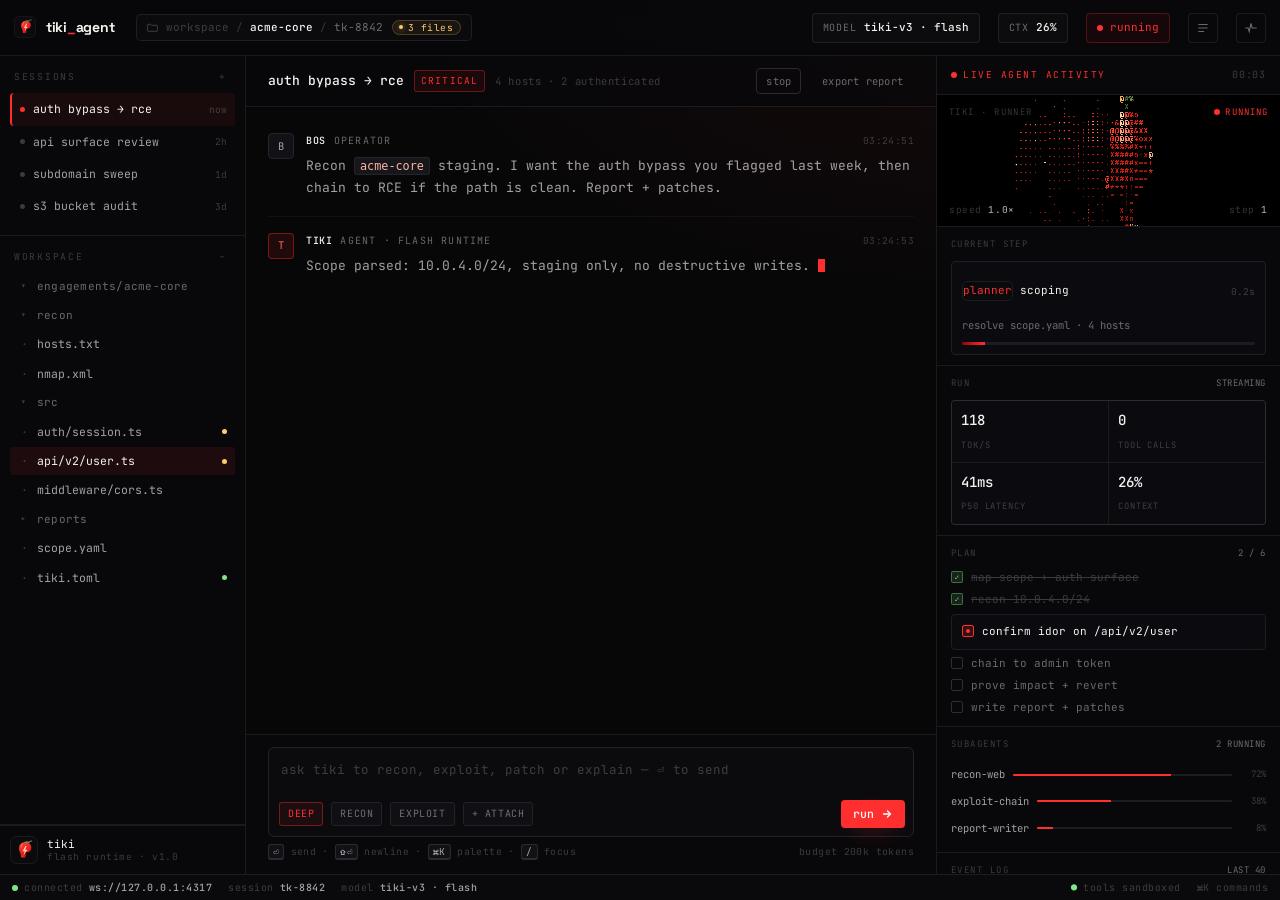
<file: templates/tiki-agent/app.html>
<!doctype html>
<html lang="en">
<head>
<meta charset="utf-8" />
<meta name="viewport" content="width=device-width, initial-scale=1, maximum-scale=1, user-scalable=no, viewport-fit=cover" />
<title>tiki agent — console</title>
<meta name="theme-color" content="#070708" />
<link rel="icon" href="assets/svg/favicon.svg" type="image/svg+xml" />
<link rel="preconnect" href="https://fonts.googleapis.com" />
<link rel="preconnect" href="https://fonts.gstatic.com" crossorigin />
<link href="https://fonts.googleapis.com/css2?family=JetBrains+Mono:wght@400;500;700&family=Space+Grotesk:wght@400;500;600;700&display=swap" rel="stylesheet" />
<link rel="stylesheet" href="assets/css/tiki.css" />
<link rel="stylesheet" href="assets/css/app.css" />
</head>
<body class="app">

<header class="topbar">
  <a class="brand" href="index.html" title="back to landing">
    <img class="mark" src="assets/svg/tiki-mark.svg" alt="" width="22" height="22" />
    <span>tiki<b>_</b>agent</span>
  </a>
  <nav class="crumbs" aria-label="workspace path" title="workspace / acme-core / tk-8842">
    <svg class="crumb-ico" viewBox="0 0 24 24" fill="none" stroke="currentColor" stroke-width="1.8" stroke-linejoin="round" aria-hidden="true"><path d="M3 7.5A1.5 1.5 0 0 1 4.5 6h4l1.7 2h9.3A1.5 1.5 0 0 1 21 9.5v8A1.5 1.5 0 0 1 19.5 19h-15A1.5 1.5 0 0 1 3 17.5z"/></svg>
    <span class="crumb root">workspace</span>
    <span class="sep">/</span>
    <span class="crumb strong">acme-core</span>
    <span class="sep">/</span>
    <span class="crumb sid">tk-8842</span>
    <span class="dirty">3 files</span>
  </nav>
  <div class="grow"></div>

  <button class="chip" id="modelChip" title="switch model">
    <span class="k">model</span> <b>tiki-v3 · flash</b>
  </button>
  <button class="chip" id="ctxChip" title="context used">
    <span class="k">ctx</span> <b id="ctxVal">26%</b>
  </button>
  <button class="chip agent-pill" id="agentPill"><span class="dot"></span> <span id="agentPillText">running</span></button>
  <button class="icon-btn" id="railBtn" title="workspace">
    <svg width="14" height="14" viewBox="0 0 24 24" fill="none" stroke="currentColor" stroke-width="2"><path d="M4 6h16M4 12h16M4 18h10"/></svg>
  </button>
  <button class="icon-btn" id="actBtn" title="activity">
    <svg width="14" height="14" viewBox="0 0 24 24" fill="none" stroke="currentColor" stroke-width="2" stroke-linecap="round"><path d="M3 12h4l2 6 3-14 2 8h7"/></svg>
  </button>
</header>

<div class="shell">
  <aside class="rail" id="rail">
    <div class="rail-block">
      <div class="rail-head"><span>sessions</span><button title="new session">+</button></div>
      <div id="sessionList">
        <div class="session active"><span class="dot"></span><span class="nm">auth bypass → rce</span><span class="meta">now</span></div>
        <div class="session"><span class="dot"></span><span class="nm">api surface review</span><span class="meta">2h</span></div>
        <div class="session"><span class="dot"></span><span class="nm">subdomain sweep</span><span class="meta">1d</span></div>
        <div class="session"><span class="dot"></span><span class="nm">s3 bucket audit</span><span class="meta">3d</span></div>
      </div>
    </div>

    <div class="rail-block scroll">
      <div class="rail-head"><span>workspace</span><button title="collapse">–</button></div>
      <div class="tree">
        <div class="tree-row folder"><span class="fav">▾</span><span class="nm">engagements/acme-core</span></div>
        <div class="tree-row folder"><span class="fav">▾</span><span class="nm">recon</span></div>
        <div class="tree-row"><span class="fav">·</span><span class="nm">hosts.txt</span></div>
        <div class="tree-row"><span class="fav">·</span><span class="nm">nmap.xml</span></div>
        <div class="tree-row folder"><span class="fav">▾</span><span class="nm">src</span></div>
        <div class="tree-row"><span class="fav">·</span><span class="nm">auth/session.ts</span><span class="mod"></span></div>
        <div class="tree-row active"><span class="fav">·</span><span class="nm">api/v2/user.ts</span><span class="mod"></span></div>
        <div class="tree-row"><span class="fav">·</span><span class="nm">middleware/cors.ts</span></div>
        <div class="tree-row folder"><span class="fav">▸</span><span class="nm">reports</span></div>
        <div class="tree-row"><span class="fav">·</span><span class="nm">scope.yaml</span></div>
        <div class="tree-row"><span class="fav">·</span><span class="nm">tiki.toml</span><span class="add"></span></div>
      </div>
    </div>

    <div class="rail-foot">
      <img src="assets/svg/tiki-mark.svg" alt="" width="28" height="28" />
      <div class="nm">tiki<span>flash runtime · v1.0</span></div>
    </div>
  </aside>

  <section class="chat">
    <div class="thread-head">
      <h1>auth bypass → rce</h1>
      <span class="sev">critical</span>
      <span class="tool-mini">4 hosts · 2 authenticated</span>
      <span class="grow"></span>
      <button class="btn btn-quiet" id="stopBtn" style="height:26px;font-size:10.5px;border:1px solid #2a2a33;padding:0 9px">stop</button>
      <button class="btn btn-quiet" id="exportBtn" style="height:26px;font-size:10.5px">export report</button>
    </div>

    <div class="stream" id="stream" aria-live="polite"></div>

    <div class="composer">
      <div class="composer-box">
        <textarea id="input" rows="1" placeholder="ask tiki to recon, exploit, patch or explain — ⏎ to send"></textarea>
        <div class="composer-bar">
          <button class="pchip on" data-profile="deep">deep</button>
          <button class="pchip" data-profile="recon">recon</button>
          <button class="pchip" data-profile="exploit">exploit</button>
          <button class="pchip" id="attachBtn">+ attach</button>
          <span class="grow"></span>
          <button class="send" id="sendBtn">
            run
            <svg width="12" height="12" viewBox="0 0 24 24" fill="none" stroke="currentColor" stroke-width="2.6" stroke-linecap="round" stroke-linejoin="round"><path d="M5 12h14M13 6l6 6-6 6"/></svg>
          </button>
        </div>
      </div>
      <div class="composer-hint">
        <span><kbd>⏎</kbd> send · <kbd>⇧⏎</kbd> newline · <kbd>⌘K</kbd> palette · <kbd>/</kbd> focus</span>
        <span id="budgetHint">budget 200k tokens</span>
      </div>
    </div>
  </section>

  <aside class="activity" id="activity">
    <div class="act-head">
      <span class="rec"><span class="dot"></span> live agent activity</span>
      <span class="grow"></span>
      <span class="time" id="elapsed">00:00</span>
    </div>

    <div class="mini">
      <canvas id="mini-ascii" aria-hidden="true"></canvas>
      <img class="mini-fallback" src="assets/svg/tiki-mascot.svg" alt="" />
      <span class="mini-label">tiki · runner</span>
      <span class="mini-state"><span class="dot"></span> <span id="miniState">idle</span></span>
      <div class="mini-foot"><span>speed <b id="speedVal">0.0×</b></span><span>step <b id="stepVal">1</b></span></div>
    </div>

    <div class="act-sec">
      <h5>current step</h5>
      <div class="now">
        <div class="row1"><span class="tool" id="nowTool">tool.bash</span><span id="nowDesc">idle</span><span class="elapsed" id="nowElapsed">—</span></div>
        <div class="cmd" id="nowCmd">waiting for instructions</div>
        <div class="progress"><i id="progBar"></i></div>
      </div>
    </div>

    <div class="act-sec">
      <h5>run <span id="runState">streaming</span></h5>
      <div class="metrics">
        <div><b id="mTok">0</b><span>tok/s</span></div>
        <div><b id="mTools">0</b><span>tool calls</span></div>
        <div><b id="mLat">41ms</b><span>p50 latency</span></div>
        <div><b id="mCtx">26%</b><span>context</span></div>
      </div>
    </div>

    <div class="act-sec">
      <h5>plan <span id="planCount">2 / 6</span></h5>
      <ul class="todo" id="todo">
        <li class="done"><span class="bx">✓</span> map scope + auth surface</li>
        <li class="done"><span class="bx">✓</span> recon 10.0.4.0/24</li>
        <li class="now"><span class="bx"></span> confirm idor on /api/v2/user</li>
        <li><span class="bx"></span> chain to admin token</li>
        <li><span class="bx"></span> prove impact + revert</li>
        <li><span class="bx"></span> write report + patches</li>
      </ul>
    </div>

    <div class="act-sec">
      <h5>subagents <span id="subCount">2 running</span></h5>
      <div class="agent-row"><span class="nm">recon-web</span><span class="bar"><i style="width:72%"></i></span><span class="pc">72%</span></div>
      <div class="agent-row"><span class="nm">exploit-chain</span><span class="bar"><i style="width:38%"></i></span><span class="pc">38%</span></div>
      <div class="agent-row"><span class="nm">report-writer</span><span class="bar"><i style="width:8%"></i></span><span class="pc">8%</span></div>
    </div>

    <div class="act-sec">
      <h5>event log <span>last 40</span></h5>
      <div class="log" id="log"></div>
    </div>
  </aside>
</div>

<footer class="statusbar">
  <span class="sb"><span class="dot ok"></span> connected <b id="wsInfo">ws://127.0.0.1:4317</b></span>
  <span class="sb opt">session <b>tk-8842</b></span>
  <span class="sb opt">model <b>tiki-v3 · flash</b></span>
  <span class="grow"></span>
  <span class="sb opt"><span class="ok">●</span> tools sandboxed</span>
  <span class="sb">⌘K commands</span>
</footer>

<div class="palette" id="palette" hidden>
  <div class="pal-box" role="dialog" aria-label="command palette">
    <input class="pal-input" id="palInput" placeholder="type a command…" autocomplete="off" spellcheck="false" />
    <ul class="pal-list" id="palList"></ul>
    <div class="pal-empty" id="palEmpty" hidden>no matching command</div>
  </div>
</div>

<script src="assets/js/ascii.js"></script>
<script src="assets/js/chili.js"></script>
<script src="assets/js/page.js"></script>
<script src="assets/js/app.js"></script>
<script>TikiConsole();</script>
</body>
</html>
</file>
<file: templates/tiki-agent/assets/css/tiki.css>
/* ============================================================
   tiki agent — design tokens + shared primitives
   black / red. mono. zero fluff.
   ============================================================ */

:root {
  /* surface */
  --bg: #060607;
  --bg-2: #0a0a0c;
  --panel: #0c0c0f;
  --panel-2: #101014;
  --raise: #15151a;

  /* ink */
  --ink: #f4f1ee;
  --ink-2: rgba(244, 241, 238, 0.66);
  --muted: rgba(244, 241, 238, 0.42);
  --faint: rgba(244, 241, 238, 0.22);

  /* line */
  --line: rgba(255, 255, 255, 0.08);
  --line-2: rgba(255, 255, 255, 0.14);

  /* red */
  --red: #ff2f2f;
  --red-deep: #c40b0b;
  --red-soft: rgba(255, 47, 47, 0.14);
  --ember: #ff6a34;
  --hot: #ff9d5c;

  /* signal */
  --ok: #7ee787;
  --warn: #ffcc66;
  --info: #7cc4ff;

  --mono: "JetBrains Mono", ui-monospace, SFMono-Regular, Menlo, monospace;
  --sans: "Space Grotesk", "JetBrains Mono", system-ui, sans-serif;

  --r: 4px;
  --pad: clamp(16px, 2.2vw, 28px);
  --maxw: 1320px;
}

*,
*::before,
*::after { box-sizing: border-box; }

html, body { margin: 0; padding: 0; }

/* zoom is locked on purpose: the layout is device-adaptive, not scaled */
html { -webkit-text-size-adjust: 100%; text-size-adjust: 100%; }
body { touch-action: pan-y; overscroll-behavior-y: none; overflow-x: clip; }

html { background: var(--bg); }

body {
  background: var(--bg);
  color: var(--ink);
  font-family: var(--mono);
  font-size: 14px;
  line-height: 1.6;
  -webkit-font-smoothing: antialiased;
  text-rendering: optimizeLegibility;
  overflow-x: hidden;
}

a { color: inherit; text-decoration: none; }
button { font: inherit; color: inherit; background: none; border: 0; cursor: pointer; }
img, svg, canvas { display: block; max-width: 100%; }
::selection { background: var(--red); color: #fff; }

h1, h2, h3, h4 { margin: 0; font-family: var(--sans); letter-spacing: -0.03em; font-weight: 700; }
p { margin: 0; }

/* ---------- scrollbars ---------- */
* { scrollbar-width: thin; scrollbar-color: #2a2a30 transparent; }
*::-webkit-scrollbar { width: 9px; height: 9px; }
*::-webkit-scrollbar-track { background: transparent; }
*::-webkit-scrollbar-thumb { background: #232329; border-radius: 99px; border: 2px solid transparent; background-clip: content-box; }
*::-webkit-scrollbar-thumb:hover { background: #3a3a44; background-clip: content-box; }

/* ---------- helpers ---------- */
.wrap { width: 100%; max-width: var(--maxw); margin-inline: auto; padding-inline: var(--pad); }
.mono { font-family: var(--mono); }
.muted { color: var(--muted); }
.faint { color: var(--faint); }
.red { color: var(--red); }
.ember { color: var(--ember); }
.nowrap { white-space: nowrap; }

.kicker {
  font-size: 11px;
  letter-spacing: 0.18em;
  text-transform: uppercase;
  color: var(--muted);
}

.tag {
  display: inline-flex;
  align-items: center;
  gap: 7px;
  font-size: 11px;
  letter-spacing: 0.1em;
  text-transform: uppercase;
  color: var(--red);
  border: 1px solid rgba(255, 47, 47, 0.35);
  background: rgba(255, 47, 47, 0.07);
  padding: 5px 9px;
  border-radius: 99px;
}

.dot {
  width: 6px; height: 6px; border-radius: 50%;
  background: var(--red);
  box-shadow: 0 0 0 0 rgba(255, 47, 47, 0.5);
  animation: pulse 2s infinite;
  flex: none;
}
.dot.ok { background: var(--ok); box-shadow: 0 0 0 0 rgba(126, 231, 135, 0.5); }

@keyframes pulse {
  0% { box-shadow: 0 0 0 0 currentColor; opacity: 1; }
  70% { box-shadow: 0 0 0 7px transparent; opacity: 0.9; }
  100% { box-shadow: 0 0 0 0 transparent; opacity: 1; }
}

/* ---------- buttons ---------- */
.btn {
  display: inline-flex;
  align-items: center;
  justify-content: center;
  gap: 9px;
  height: 42px;
  padding: 0 16px;
  border-radius: var(--r);
  font-size: 12.5px;
  letter-spacing: 0.02em;
  white-space: nowrap;
  transition: background 0.16s ease, border-color 0.16s ease, color 0.16s ease, transform 0.12s ease;
  border: 1px solid transparent;
}
.btn:active { transform: translateY(1px); }

.btn-primary {
  background: var(--red);
  color: #fff;
  border-color: var(--red);
  box-shadow: 0 10px 30px -14px rgba(255, 47, 47, 0.9), inset 0 1px 0 rgba(255, 255, 255, 0.22);
  font-weight: 500;
}
.btn-primary:hover { background: #ff4a4a; border-color: #ff4a4a; }

.btn-ghost {
  border-color: var(--line-2);
  color: var(--ink-2);
  background: rgba(255, 255, 255, 0.02);
}
.btn-ghost:hover { border-color: rgba(255, 255, 255, 0.3); color: var(--ink); }

.btn-quiet { color: var(--muted); height: 34px; padding: 0 10px; }
.btn-quiet:hover { color: var(--ink); background: rgba(255, 255, 255, 0.05); }

/* ---------- brand ---------- */
.brand {
  display: inline-flex;
  align-items: center;
  gap: 10px;
  font-family: var(--sans);
  font-weight: 700;
  font-size: 15px;
  letter-spacing: -0.02em;
  color: var(--ink);
}
.brand .mark { width: 26px; height: 26px; flex: none; }
.brand b { color: var(--red); font-weight: 700; }
.brand .slash { color: var(--faint); font-weight: 400; }

/* ---------- top nav (landing) ---------- */
.nav {
  position: relative;
  z-index: 5;
  display: flex;
  align-items: center;
  justify-content: space-between;
  gap: 24px;
  padding: 20px clamp(16px, 4vw, 48px);
  border-bottom: 1px solid var(--line);
  backdrop-filter: blur(8px);
}
.nav-links { display: flex; align-items: center; gap: 26px; font-size: 12px; color: var(--muted); }
.nav-links a { transition: color 0.15s; }
.nav-links a:hover { color: var(--ink); }
.nav-right { display: flex; align-items: center; gap: 12px; }

/* ---------- footer ---------- */
.footer {
  border-top: 1px solid var(--line);
  background: linear-gradient(180deg, transparent, rgba(255, 47, 47, 0.035));
  padding: 56px 0 26px;
  position: relative;
  overflow: hidden;
}
.footer-grid {
  display: grid;
  grid-template-columns: 1.4fr repeat(3, minmax(0, 1fr));
  gap: 32px;
}
.footer h4 {
  font-family: var(--mono);
  font-size: 10.5px;
  letter-spacing: 0.16em;
  text-transform: uppercase;
  color: var(--muted);
  margin-bottom: 14px;
  font-weight: 500;
}
.footer ul { list-style: none; margin: 0; padding: 0; display: grid; gap: 9px; font-size: 12.5px; color: var(--ink-2); }
.footer ul a:hover { color: var(--red); }
.footer-bottom {
  margin-top: 48px;
  padding-top: 18px;
  border-top: 1px solid var(--line);
  display: flex;
  justify-content: space-between;
  align-items: center;
  gap: 16px;
  font-size: 11px;
  color: var(--faint);
  letter-spacing: 0.04em;
}
.footer-wordmark {
  font-family: var(--sans);
  font-weight: 700;
  font-size: clamp(64px, 15vw, 220px);
  line-height: 0.8;
  letter-spacing: -0.05em;
  color: transparent;
  -webkit-text-stroke: 1px rgba(255, 255, 255, 0.09);
  margin-top: 40px;
  user-select: none;
  pointer-events: none;
  white-space: nowrap;
}
.footer-wordmark b { -webkit-text-stroke: 1px rgba(255, 47, 47, 0.35); }

/* ---------- reveal ---------- */
.reveal { opacity: 0; transform: translateY(10px); transition: opacity 0.7s ease, transform 0.7s cubic-bezier(0.2, 0.7, 0.2, 1); transition-delay: var(--d, 0ms); }
.reveal.in { opacity: 1; transform: none; }

@media (prefers-reduced-motion: reduce) {
  .reveal { opacity: 1 !important; transform: none !important; transition: none; }
  .dot { animation: none; }
}

@media (max-width: 900px) {
  .nav-links { display: none; }
  .footer-grid { grid-template-columns: 1fr 1fr; }
}

@media (max-width: 560px) {
  .footer-grid { grid-template-columns: 1fr; }
  .footer-bottom { flex-direction: column; align-items: flex-start; }
}


/* ============================================================
   fixed ascii backdrop
   ============================================================ */
body { isolation: isolate; }
.site-bg {
  position: fixed; inset: 0;
  width: 100%; height: 100%;
  z-index: -1; pointer-events: none;
}
.no-webgl .site-bg { display: none; }

/* ============================================================
   page transition — skewed red sweep
   ============================================================ */
#wipe {
  position: fixed; inset: -16% -45%;
  z-index: 9999; pointer-events: none;
  transform: translate3d(-135%, 0, 0) skewX(-11deg);
  background: linear-gradient(94deg,
    rgba(255, 47, 47, 0) 0%,
    rgba(255, 47, 47, 0.88) 14%,
    #ff2f2f 42%,
    #ff6a4d 60%,
    #f3ecea 100%);
  transition: transform 0.56s cubic-bezier(0.7, 0, 0.2, 1);
  will-change: transform;
}
#wipe::after {
  content: ""; position: absolute; inset: 0;
  background: repeating-linear-gradient(90deg, rgba(0, 0, 0, 0.1) 0 2px, transparent 2px 5px);
  opacity: 0.45; mix-blend-mode: multiply;
}
#wipe.in { transform: translate3d(0, 0, 0) skewX(-11deg); }
#wipe.out { transform: translate3d(135%, 0, 0) skewX(-11deg); }
#wipe.hold { transition: none; }

/* ============================================================
   entrance choreography
   ============================================================ */
@keyframes rise { from { opacity: 0; transform: translateY(14px); } to { opacity: 1; transform: none; } }
@keyframes dash { from { opacity: 0; transform: translateX(-18px) skewX(-6deg); } to { opacity: 1; transform: none; } }
@keyframes wipeIn { from { opacity: 0; } to { opacity: 1; } }

.enter .hero-copy > * { animation: rise 0.58s cubic-bezier(0.2, 0.7, 0.2, 1) both; }
.enter .hero-copy > *:nth-child(1) { animation-delay: 0.02s; }
.enter .hero-copy > *:nth-child(2) { animation-delay: 0.07s; }
.enter .hero-copy > *:nth-child(3) { animation-delay: 0.13s; }
.enter .hero-copy > *:nth-child(4) { animation-delay: 0.19s; }
.enter .hero-copy .tag { animation: dash 0.55s cubic-bezier(0.2, 0.7, 0.2, 1) both; }
.enter .term-card { animation: rise 0.68s 0.14s cubic-bezier(0.2, 0.7, 0.2, 1) both; }
.enter .hero-hud { animation: wipeIn 0.9s 0.2s both; }

@media (prefers-reduced-motion: reduce) {
  #wipe { transition: none; }
  .enter .hero-copy > *,
  .enter .hero-copy .tag,
  .enter .term-card,
  .enter .hero-hud { animation: none; }
}
</file>
<file: templates/tiki-agent/assets/css/landing.css>
/* ============================================================
   tiki agent — landing
   ============================================================ */

.landing { background: var(--bg); }

/* ---------- nav ---------- */
.nav { position: sticky; top: 0; background: rgba(6, 6, 7, 0.72); z-index: 40; }
.nav .status-pill {
  display: inline-flex; align-items: center; gap: 8px;
  font-size: 11px; letter-spacing: 0.08em; color: var(--ink-2);
  border: 1px solid var(--line); border-radius: 99px; padding: 5px 11px 5px 9px;
  background: rgba(255, 255, 255, 0.02);
}
.nav .status-pill b { color: var(--ok); font-weight: 500; }

/* ---------- hero ---------- */
.hero {
  position: relative;
  overflow: hidden;
  display: flex;
  align-items: center;
  padding: clamp(26px, 4.4vw, 60px) clamp(16px, 4vw, 56px) clamp(48px, 6vw, 84px);
  min-height: min(calc(100svh - 64px), 940px);
  isolation: isolate;
}
/* the ascii runner is a fixed backdrop (.site-bg) — the hero only carries the scrim */

/* ---------- non-webgl fallback ---------- */
.hero-fallback { display: none; position: absolute; right: 2%; top: 50%; transform: translateY(-50%); width: min(44vw, 540px); aspect-ratio: 440 / 360; pointer-events: none; z-index: 0; }
.no-webgl .hero-fallback { display: block; }
.hero-fallback img { position: absolute; inset: 0; width: 100%; height: 100%; object-fit: contain; }
.fb-ghost { opacity: 0.16; filter: blur(1px); }
.fb-ghost.g1 { transform: translateX(-10%); }
.fb-ghost.g2 { transform: translateX(-19%); opacity: 0.07; }
.fb-run { animation: fb-bob 1.15s ease-in-out infinite alternate; }
@keyframes fb-bob { to { transform: translate(-1%, -2%); } }
@media (max-width: 1100px) {
  .hero-fallback { width: 40vw; right: -4%; opacity: 0.6; }
}
@media (prefers-reduced-motion: reduce) { .fb-run { animation: none; } }
.hero-scrim {
  position: absolute; inset: 0; z-index: 1; pointer-events: none;
  background:
    linear-gradient(90deg, rgba(6,6,7,.98) 0%, rgba(6,6,7,.94) 26%, rgba(6,6,7,.62) 44%, rgba(6,6,7,0) 64%),
    linear-gradient(180deg, rgba(6,6,7,.9) 0%, rgba(6,6,7,0) 16%, rgba(6,6,7,0) 72%, rgba(6,6,7,.96) 100%);
}
.hero-body {
  position: relative; z-index: 2;
  width: 100%; max-width: 1180px; margin-inline: auto;
}
.hero-copy { max-width: 600px; }

.hero h1 {
  margin: 18px 0 0;
  font-size: clamp(40px, 5vw, 70px);
  line-height: 0.96;
  letter-spacing: -0.045em;
  font-weight: 700;
}
.hero h1 .dim { color: rgba(244, 241, 238, 0.42); font-weight: 500; }
.hero h1 .hot {
  background: linear-gradient(96deg, #ff5a3c 0%, #ff2f2f 45%, #ff8a5c 100%);
  -webkit-background-clip: text; background-clip: text; color: transparent;
  font-style: italic;
}
.hero .sub {
  margin-top: 22px; max-width: 448px;
  color: var(--ink-2); font-size: 13.5px; line-height: 1.75;
}
.hero .sub em { color: var(--ink); font-style: normal; border-bottom: 1px solid rgba(255, 47, 47, 0.5); }

.hero-cta { margin-top: 28px; display: flex; flex-wrap: wrap; gap: 10px; }

.hero-meta {
  margin-top: 26px; display: flex; flex-wrap: wrap; gap: 8px 26px;
  font-size: 11px; color: var(--muted); letter-spacing: 0.04em;
}
.hero-meta b { color: var(--ink); font-weight: 500; }
.hero-meta span { display: inline-flex; align-items: center; gap: 7px; }
.hero-meta i {
  width: 4px; height: 4px; border-radius: 50%; background: var(--red); flex: none;
}

/* floating hud chips over the runner */
.hero-hud {
  position: absolute; z-index: 3; right: clamp(16px, 4vw, 56px); top: 13%;
  display: grid; gap: 9px; justify-items: end; pointer-events: none;
}
.hud-chip {
  display: inline-flex; align-items: center; gap: 9px;
  font-size: 10.5px; letter-spacing: 0.08em; text-transform: uppercase;
  color: var(--ink-2);
  background: rgba(9, 9, 11, 0.66);
  border: 1px solid var(--line);
  border-radius: 3px;
  padding: 7px 10px;
  backdrop-filter: blur(8px);
  animation: hud-in 0.8s ease both;
}
.hud-chip:nth-child(2) { animation-delay: 0.12s; }
.hud-chip:nth-child(3) { animation-delay: 0.24s; }
.hud-chip b { color: var(--red); font-weight: 500; }
.hud-chip .bar {
  width: 46px; height: 3px; background: rgba(255,255,255,.12); border-radius: 99px; overflow: hidden;
}
.hud-chip .bar i { display: block; height: 100%; background: linear-gradient(90deg, var(--red-deep), var(--red)); animation: bar 2.6s ease-in-out infinite alternate; }
@keyframes hud-in { from { opacity: 0; transform: translateY(5px); } to { opacity: 1; transform: none; } }
@keyframes bar { from { width: 28%; } to { width: 86%; } }

/* terminal card */
.term-card {
  margin-top: 30px; width: min(520px, 100%);
  border: 1px solid var(--line);
  background: rgba(8, 8, 10, 0.78);
  backdrop-filter: blur(10px);
  border-radius: 5px;
  overflow: hidden;
  box-shadow: 0 30px 80px -50px rgba(255, 47, 47, 0.7);
}
.term-head {
  display: flex; align-items: center; gap: 10px;
  padding: 9px 12px; border-bottom: 1px solid var(--line);
  font-size: 10.5px; color: var(--muted); letter-spacing: 0.06em;
}
.term-head .dots { display: flex; gap: 5px; }
.term-head .dots i { width: 7px; height: 7px; border-radius: 50%; background: #2a2a31; }
.term-head .dots i:first-child { background: var(--red); }
.term-head .grow { flex: 1; }
.term-head .live { color: var(--red); display: inline-flex; align-items: center; gap: 6px; }
.term-body {
  padding: 13px 14px 15px; font-size: 11.5px; line-height: 1.85;
  min-height: 132px; white-space: pre-wrap; color: var(--ink-2);
  font-family: var(--mono);
}
.term-body .ok { color: var(--ok); }
.term-body .hl { color: var(--hot); }
.term-body .arrow { color: var(--red); }
.term-body .dim { color: var(--faint); }
.caret {
  display: inline-block; width: 7px; height: 13px; background: var(--red);
  vertical-align: -2px; animation: caret 1.05s steps(2) infinite;
}
@keyframes caret { 50% { opacity: 0; } }

@media (prefers-reduced-motion: reduce) {
  .hud-chip, .hud-chip .bar i, .caret { animation: none !important; }
}

/* ---------- ticker ---------- */
.ticker {
  border-top: 1px solid var(--line);
  border-bottom: 1px solid var(--line);
  background: #08080a;
  overflow: hidden; position: relative;
}
.ticker-track {
  display: flex; gap: 0; width: max-content;
  animation: ticker 38s linear infinite;
}
.ticker span {
  display: inline-flex; align-items: center; gap: 14px;
  padding: 11px 22px;
  font-size: 10.5px; letter-spacing: 0.22em; text-transform: uppercase;
  color: var(--muted); white-space: nowrap;
}
.ticker span b { color: var(--red); font-weight: 500; }
@keyframes ticker { to { transform: translateX(-50%); } }

/* ---------- section frame ---------- */
.section { padding: clamp(58px, 8vw, 112px) 0; border-top: 1px solid var(--line); position: relative; }
.section-head { display: grid; gap: 14px; max-width: 660px; margin-bottom: 44px; }
.section-head h2 {
  font-size: clamp(26px, 3.4vw, 42px); line-height: 1.04; letter-spacing: -0.035em;
}
.section-head h2 span { color: var(--red); }
.section-head p { color: var(--ink-2); font-size: 13.5px; line-height: 1.75; max-width: 520px; }
.sec-label {
  display: flex; align-items: center; gap: 10px;
  font-size: 10.5px; letter-spacing: 0.2em; text-transform: uppercase; color: var(--muted);
}
.sec-label::before { content: ""; width: 22px; height: 1px; background: var(--red); }

/* ---------- stats ---------- */
.stats {
  display: grid; grid-template-columns: repeat(4, minmax(0, 1fr));
  border: 1px solid var(--line); border-radius: 6px; overflow: hidden;
  background: linear-gradient(180deg, rgba(255,255,255,.018), transparent);
}
.stat { padding: 26px 22px; border-right: 1px solid var(--line); position: relative; }
.stat:last-child { border-right: 0; }
.stat::before {
  content: ""; position: absolute; left: 22px; top: 0; width: 26px; height: 1px;
  background: var(--red); opacity: .8;
}
.stat b {
  display: block; font-family: var(--sans); font-size: clamp(26px, 3vw, 38px);
  letter-spacing: -0.04em; line-height: 1;
}
.stat b i { font-style: normal; color: var(--red); }
.stat span { display: block; margin-top: 9px; font-size: 11px; color: var(--muted); letter-spacing: 0.04em; }

/* ---------- feature cards ---------- */
.features { display: grid; grid-template-columns: repeat(3, minmax(0, 1fr)); gap: 1px; background: var(--line); border: 1px solid var(--line); border-radius: 6px; overflow: hidden; }
.card {
  background: #0a0a0c; padding: 24px 22px 26px; min-height: 190px;
  display: flex; flex-direction: column; gap: 12px; position: relative;
  transition: background 0.2s ease;
}
.card:hover { background: #0e0e12; }
.card .ico {
  width: 34px; height: 34px; border-radius: 4px;
  border: 1px solid rgba(255, 47, 47, 0.3); background: rgba(255, 47, 47, 0.08);
  display: grid; place-items: center; color: var(--red);
}
.card .ico svg { width: 17px; height: 17px; }
.card h3 { font-size: 14.5px; font-family: var(--sans); letter-spacing: -0.01em; }
.card p { font-size: 12px; line-height: 1.7; color: var(--muted); }
.card .idx {
  position: absolute; top: 20px; right: 20px; font-size: 10px; color: var(--faint); letter-spacing: 0.1em;
}
.card:hover .idx { color: var(--red); }

/* ---------- live lab ---------- */
.lab { display: grid; grid-template-columns: minmax(0, 0.85fr) minmax(0, 1.15fr); gap: clamp(28px, 4vw, 56px); align-items: center; }
.lab-copy h2 { font-size: clamp(26px, 3.2vw, 40px); line-height: 1.06; letter-spacing: -0.035em; margin: 16px 0 18px; }
.lab-copy p { color: var(--ink-2); font-size: 13.5px; line-height: 1.8; }
.lab-list { margin: 24px 0 0; padding: 0; list-style: none; display: grid; gap: 12px; }
.lab-list li { display: flex; gap: 10px; font-size: 12px; color: var(--ink-2); }
.lab-list li b { color: var(--red); font-weight: 500; }

.panel {
  border: 1px solid var(--line); border-radius: 6px; overflow: hidden;
  background: #08080a; box-shadow: 0 40px 120px -70px rgba(255, 47, 47, 0.8);
}
.panel-head {
  display: flex; align-items: center; gap: 10px; padding: 10px 13px;
  border-bottom: 1px solid var(--line); font-size: 10.5px; letter-spacing: 0.1em;
  text-transform: uppercase; color: var(--muted); background: #0b0b0e;
}
.panel-head .grow { flex: 1; }
.panel-head .rec { color: var(--red); display: inline-flex; align-items: center; gap: 6px; }
.panel-body { padding: 8px 0; max-height: 330px; overflow: hidden; }
.act-row {
  display: grid; grid-template-columns: 58px 84px 1fr auto;
  gap: 10px; align-items: center;
  padding: 7px 13px; font-size: 11px; color: var(--ink-2);
  border-left: 2px solid transparent;
  animation: row-in 0.4s ease both;
}
.act-row:hover { background: rgba(255, 255, 255, 0.03); }
.act-row.busy { border-left-color: var(--red); background: rgba(255, 47, 47, 0.05); }
.act-row .t { color: var(--faint); }
.act-row .tool { color: var(--red); }
.act-row .arg { color: var(--ink-2); overflow: hidden; text-overflow: ellipsis; white-space: nowrap; }
.act-row .st { font-size: 10px; color: var(--ok); }
.act-row .st.run { color: var(--warn); }
@keyframes row-in { from { opacity: 0; transform: translateY(-4px); } to { opacity: 1; transform: none; } }

/* ---------- flow ---------- */
.flow { display: grid; grid-template-columns: repeat(5, minmax(0, 1fr)); gap: 0; border: 1px solid var(--line); border-radius: 6px; overflow: hidden; }
.flow-step { padding: 22px 20px 26px; border-right: 1px solid var(--line); position: relative; background: #0a0a0c; }
.flow-step:last-child { border-right: 0; }
.flow-step .n { font-size: 10px; color: var(--red); letter-spacing: 0.14em; }
.flow-step h4 { margin: 12px 0 7px; font-family: var(--sans); font-size: 13.5px; }
.flow-step p { font-size: 11px; line-height: 1.65; color: var(--muted); }
.flow-step::after {
  content: ""; position: absolute; right: -1px; top: 0; width: 1px; height: 100%;
  background: linear-gradient(180deg, transparent, var(--red), transparent); opacity: 0; transition: opacity .25s;
}
.flow-step:hover::after { opacity: 1; }

/* ---------- cta ---------- */
.cta {
  position: relative; overflow: hidden;
  border: 1px solid rgba(255, 47, 47, 0.22);
  border-radius: 8px;
  background:
    radial-gradient(120% 140% at 88% 30%, rgba(255, 47, 47, 0.22), transparent 60%),
    linear-gradient(180deg, #0d0507, #08080a);
  padding: clamp(30px, 4vw, 52px);
  display: grid; grid-template-columns: minmax(0, 1fr) auto; gap: 26px; align-items: center;
}
.cta h2 { font-size: clamp(26px, 3.6vw, 46px); line-height: 1.02; letter-spacing: -0.04em; }
.cta p { margin-top: 14px; color: var(--ink-2); font-size: 13px; max-width: 440px; line-height: 1.7; }
.cta .actions { margin-top: 24px; display: flex; gap: 10px; flex-wrap: wrap; }
.cta img { width: clamp(200px, 24vw, 320px); filter: drop-shadow(0 30px 60px rgba(255, 47, 47, 0.35)); }

/* ---------- footer ---------- */
.footer .brand { margin-bottom: 16px; }
.footer .blurb { font-size: 12px; color: var(--muted); max-width: 260px; line-height: 1.7; }

/* ---------- responsive ---------- */
@media (max-width: 1080px) {
  .features { grid-template-columns: repeat(2, minmax(0, 1fr)); }
  .flow { grid-template-columns: repeat(2, minmax(0, 1fr)); }
  .flow-step { border-bottom: 1px solid var(--line); }
  .hero-hud { display: none; }
}
@media (max-width: 900px) {
  .hero {
    min-height: auto;
    flex-direction: column;
    align-items: stretch;
    padding-top: 24px;
    padding-bottom: 44px;
  }
  .hero-body { order: 1; }
  .hero-scrim {
    background:
      linear-gradient(180deg, rgba(6, 6, 7, 0.94) 0%, rgba(6, 6, 7, 0.72) 38%, rgba(6, 6, 7, 0.9) 100%),
      radial-gradient(70% 55% at 50% 46%, rgba(255, 47, 47, 0.16), transparent 72%);
  }
  .hero-fallback { left: 8%; right: 8%; top: auto; bottom: 6%; width: auto; height: 46%; transform: none; opacity: 0.4; }
  .hero-copy { max-width: 100%; }
  .hero h1 { font-size: clamp(36px, 9vw, 58px); }
  .term-card { margin-top: 22px; }
  .hero-meta { margin-top: 18px; }
  .stats { grid-template-columns: repeat(2, minmax(0, 1fr)); }
  .stat:nth-child(2n) { border-right: 0; }
  .stat:nth-child(-n + 2) { border-bottom: 1px solid var(--line); }
  .lab { grid-template-columns: 1fr; }
  .cta { grid-template-columns: 1fr; }
  .cta img { display: none; }
}
@media (max-width: 640px) {
  .features { grid-template-columns: 1fr; }
  .flow { grid-template-columns: 1fr; }
  .term-card { margin-top: 24px; }
  .hero-meta { gap: 6px 18px; }
}
</file>
<file: templates/tiki-agent/assets/css/app.css>
/* ============================================================
   tiki agent — console
   ============================================================ */

.app {
  height: 100dvh;
  display: flex;
  flex-direction: column;
  overflow: hidden;
  background:
    radial-gradient(70% 50% at 78% 0%, rgba(255, 47, 47, 0.06), transparent 70%),
    #070708;
}

/* ---------- topbar ---------- */
.topbar {
  height: 56px;
  flex: none;
  display: flex;
  align-items: center;
  gap: 18px;
  padding: 0 14px;
  border-bottom: 1px solid var(--line);
  background: rgba(8, 8, 10, 0.92);
  backdrop-filter: blur(10px);
  z-index: 20;
}
.topbar .brand { font-size: 14px; }
.topbar .brand .mark { width: 22px; height: 22px; }

.crumbs {
  display: flex;
  align-items: center;
  gap: 7px;
  min-width: 0;
  max-width: min(44vw, 560px);
  margin-left: 4px;
  padding: 5px 10px 5px 9px;
  border: 1px solid var(--line);
  border-radius: 5px;
  background: rgba(255, 255, 255, 0.02);
  font-size: 11px;
  line-height: 1.2;
  color: var(--muted);
}
.crumbs:hover { border-color: var(--line-2); }
.crumb-ico { width: 13px; height: 13px; flex: none; color: var(--faint); }
.crumbs .crumb { min-width: 0; overflow: hidden; text-overflow: ellipsis; white-space: nowrap; }
.crumbs .crumb.root { flex: 0 0 auto; color: var(--faint); }
.crumbs .crumb.strong { color: var(--ink); font-weight: 500; }
.crumbs .crumb.sid { color: var(--muted); flex: 0 1 auto; }
.crumbs .sep { flex: none; color: #35353e; user-select: none; }
.crumbs .dirty {
  flex: none;
  display: inline-flex;
  align-items: center;
  gap: 5px;
  margin-left: 2px;
  padding: 1px 7px 1px 6px;
  border: 1px solid rgba(255, 204, 102, 0.22);
  border-radius: 99px;
  background: rgba(255, 204, 102, 0.06);
  color: var(--warn);
  font-size: 9.5px;
  letter-spacing: 0.04em;
  white-space: nowrap;
}
.crumbs .dirty::before {
  content: "";
  width: 4px; height: 4px; border-radius: 50%;
  background: var(--warn);
  box-shadow: 0 0 6px rgba(255, 204, 102, 0.75);
}

.topbar .grow { flex: 1; }

.chip {
  display: inline-flex; align-items: center; gap: 7px;
  height: 30px; padding: 0 10px;
  border: 1px solid var(--line); border-radius: 4px;
  background: rgba(255, 255, 255, 0.02);
  font-size: 11px; color: var(--ink-2); white-space: nowrap;
  transition: border-color 0.15s, color 0.15s, background 0.15s;
}
.chip:hover { border-color: rgba(255, 255, 255, 0.24); color: var(--ink); }
.chip .k { color: var(--muted); font-size: 10px; letter-spacing: 0.08em; text-transform: uppercase; }
.chip b { color: var(--ink); font-weight: 500; }
.chip.agent-pill { border-color: rgba(255, 47, 47, 0.28); background: rgba(255, 47, 47, 0.06); color: var(--red); }
.chip.agent-pill.idle { border-color: var(--line); background: transparent; color: var(--muted); }

.icon-btn {
  width: 30px; height: 30px; display: grid; place-items: center;
  border: 1px solid var(--line); border-radius: 4px; color: var(--muted);
  transition: 0.15s;
}
.icon-btn:hover { color: var(--ink); border-color: rgba(255, 255, 255, 0.24); }

/* ---------- shell ---------- */
.shell {
  flex: 1;
  min-height: 0;
  display: grid;
  grid-template-columns: 246px minmax(0, 1fr) 344px;
}

/* ---------- rail ---------- */
.rail {
  border-right: 1px solid var(--line);
  background: #08080a;
  display: flex; flex-direction: column;
  min-height: 0;
}
.rail-block { padding: 12px 10px; border-bottom: 1px solid var(--line); }
.rail-block.scroll { overflow-y: auto; flex: 1; }
.rail-head {
  display: flex; align-items: center; justify-content: space-between;
  padding: 0 4px 8px;
  font-size: 9.5px; letter-spacing: 0.18em; text-transform: uppercase; color: var(--faint);
}
.rail-head button { color: var(--faint); }
.rail-head button:hover { color: var(--red); }

.session {
  display: flex; align-items: center; gap: 8px; min-width: 0;
  padding: 7px 8px; border-radius: 4px; font-size: 11.5px; color: var(--ink-2);
  cursor: pointer; border-left: 2px solid transparent;
}
.session .nm { min-width: 0; overflow: hidden; text-overflow: ellipsis; white-space: nowrap; }
.session:hover { background: rgba(255, 255, 255, 0.03); }
.session.active { background: rgba(255, 47, 47, 0.07); border-left-color: var(--red); color: var(--ink); }
.session .dot { width: 5px; height: 5px; background: var(--faint); box-shadow: none; animation: none; }
.session.active .dot { background: var(--red); }
.session .meta { margin-left: auto; font-size: 9.5px; color: var(--faint); }

.tree { display: grid; gap: 1px; }
.tree-row {
  display: flex; align-items: center; gap: 7px;
  padding: 5px 8px; font-size: 11.5px; color: var(--ink-2); border-radius: 3px;
  cursor: pointer;
}
.tree-row:hover { background: rgba(255, 255, 255, 0.035); }
.tree-row.active { background: rgba(255, 47, 47, 0.09); color: var(--ink); }
.tree-row .fav { width: 12px; text-align: center; color: var(--faint); flex: none; }
.tree-row .nm { min-width: 0; overflow: hidden; text-overflow: ellipsis; white-space: nowrap; }
.tree-row.folder { color: var(--muted); font-size: 11px; letter-spacing: 0.02em; }
.tree-row .mod { margin-left: auto; width: 5px; height: 5px; border-radius: 50%; background: var(--warn); }
.tree-row .add { margin-left: auto; width: 5px; height: 5px; border-radius: 50%; background: var(--ok); }

.rail-foot { padding: 10px; border-top: 1px solid var(--line); display: flex; align-items: center; gap: 9px; }
.rail-foot img { width: 28px; height: 28px; }
.rail-foot .nm { font-size: 11px; color: var(--ink); line-height: 1.3; }
.rail-foot .nm span { display: block; font-size: 9.5px; color: var(--faint); letter-spacing: 0.06em; }

/* ---------- chat ---------- */
.chat { display: flex; flex-direction: column; min-width: 0; min-height: 0; position: relative; }

.thread-head {
  flex: none;
  display: flex; align-items: center; gap: 10px;
  padding: 12px 22px;
  border-bottom: 1px solid var(--line);
  background: rgba(8, 8, 10, 0.6);
}
.thread-head h1 {
  font-size: 13px; font-family: var(--mono); font-weight: 500; letter-spacing: 0;
  min-width: 0; overflow: hidden; text-overflow: ellipsis; white-space: nowrap;
}
.thread-head .sev {
  font-size: 9.5px; letter-spacing: 0.12em; text-transform: uppercase;
  color: var(--red); border: 1px solid rgba(255, 47, 47, 0.35); background: rgba(255, 47, 47, 0.08);
  padding: 2px 6px; border-radius: 3px;
}
.thread-head .grow { flex: 1; }
.thread-head .tool-mini { font-size: 10.5px; color: var(--faint); letter-spacing: 0.06em; }

.stream {
  flex: 1; min-height: 0; overflow-y: auto;
  padding: 10px 22px 24px;
  scroll-behavior: smooth;
}

.msg { display: grid; grid-template-columns: 26px minmax(0, 1fr); gap: 12px; padding: 16px 0; border-bottom: 1px solid rgba(255,255,255,.035); }
.msg:last-child { border-bottom: 0; }
.msg .avatar {
  width: 26px; height: 26px; border-radius: 4px; display: grid; place-items: center;
  background: #121216; border: 1px solid #24242c; color: var(--ink-2);
  font-size: 10.5px; font-family: var(--mono);
}
.msg.agent .avatar { border-color: rgba(255, 47, 47, 0.4); background: rgba(255, 47, 47, 0.1); color: #ff6d5a; }
.msg .who {
  display: flex; align-items: baseline; gap: 8px;
  font-size: 10px; letter-spacing: 0.12em; text-transform: uppercase; color: var(--muted);
  margin-bottom: 6px;
}
.msg .who b { color: var(--ink); font-weight: 500; letter-spacing: 0.06em; }
.msg .who time { color: var(--faint); font-size: 9.5px; letter-spacing: 0.04em; margin-left: auto; }
.msg .body { font-size: 13px; line-height: 1.72; color: var(--ink-2); }
.msg .body p + p { margin-top: 10px; }
.msg .body strong { color: var(--ink); font-weight: 600; }
.msg .body code {
  font-size: 11.8px; color: #ffb3a4; background: #16161b; border: 1px solid #24242c;
  padding: 1px 5px; border-radius: 3px;
}
.msg .body ul { margin: 8px 0 0; padding-left: 18px; }
.msg .body li { margin: 4px 0; }

.thinking { display: inline-flex; gap: 5px; align-items: center; color: var(--muted); font-size: 11px; }
.thinking i { width: 4px; height: 4px; border-radius: 50%; background: var(--red); animation: blink 1.1s infinite; }
.thinking i:nth-child(2) { animation-delay: 0.15s; }
.thinking i:nth-child(3) { animation-delay: 0.3s; }
@keyframes blink { 0%, 100% { opacity: 0.25; } 50% { opacity: 1; } }

.stream-caret {
  display: inline-block; width: 7px; height: 13px; background: var(--red);
  vertical-align: -2px; animation: caret2 1s steps(2) infinite;
}
@keyframes caret2 { 50% { opacity: 0; } }

/* ---------- tool call ---------- */
.tool {
  margin: 10px 0;
  border: 1px solid #1c1c23;
  border-radius: 5px;
  background: #0a0a0d;
  overflow: hidden;
}
.tool > summary {
  list-style: none;
  display: flex; align-items: center; gap: 9px;
  padding: 8px 11px;
  font-size: 11.5px; color: var(--ink-2); cursor: pointer;
  user-select: none;
}
.tool > summary::-webkit-details-marker { display: none; }
.tool .ti {
  width: 20px; height: 20px; flex: none; border-radius: 3px;
  display: grid; place-items: center;
  border: 1px solid rgba(255, 47, 47, 0.28); background: rgba(255, 47, 47, 0.07);
  color: var(--red); font-size: 10px;
}
.tool .nm { color: var(--ink); font-weight: 500; }
.tool .ar {
  color: var(--muted); font-size: 10.8px;
  overflow: hidden; text-overflow: ellipsis; white-space: nowrap; flex: 1; min-width: 0;
}
.tool .st {
  font-size: 9.5px; letter-spacing: 0.06em; padding: 2px 6px; border-radius: 3px;
  border: 1px solid #26262e; color: var(--muted);
}
.tool .st.ok { color: var(--ok); border-color: rgba(126, 231, 135, 0.25); }
.tool .st.run { color: var(--warn); border-color: rgba(255, 204, 102, 0.28); }
.tool .st.err { color: var(--red); border-color: rgba(255, 47, 47, 0.35); }
.tool pre {
  margin: 0; padding: 10px 12px;
  border-top: 1px solid #1c1c23;
  font-size: 11.3px; line-height: 1.62; color: #9c968f;
  background: #070709; max-height: 240px; overflow: auto;
  font-family: var(--mono); white-space: pre-wrap;
}
.tool pre .ok { color: var(--ok); }
.tool pre .hl { color: var(--ember); }
.tool pre .dim { color: var(--faint); }

/* ---------- diff ---------- */
.diff { margin: 10px 0; border: 1px solid #1c1c23; border-radius: 5px; overflow: hidden; background: #08080a; }
.diff-head {
  display: flex; align-items: center; gap: 8px; padding: 7px 11px;
  border-bottom: 1px solid #1c1c23; font-size: 10.5px; color: var(--muted);
}
.diff-head .f { color: var(--ink-2); }
.diff-head .add { color: var(--ok); }
.diff-head .del { color: var(--red); }
.diff pre { margin: 0; padding: 8px 0; font-size: 11.3px; line-height: 1.6; overflow-x: auto; }
.diff .ln { display: block; padding: 0 12px; white-space: pre; color: #8f8a85; }
.diff .ln.a { background: rgba(46, 160, 67, 0.09); color: #9fdc9f; }
.diff .ln.d { background: rgba(255, 47, 47, 0.08); color: #ff9d9d; }
.diff .ln .g { color: var(--faint); display: inline-block; width: 34px; user-select: none; }

/* ---------- composer ---------- */
.composer { flex: none; border-top: 1px solid var(--line); background: #08080a; padding: 12px 22px 14px; }
.composer-box {
  border: 1px solid #22222a; border-radius: 6px; background: #0b0b0e;
  transition: border-color 0.16s, box-shadow 0.16s;
}
.composer-box:focus-within { border-color: rgba(255, 47, 47, 0.45); box-shadow: 0 0 0 3px rgba(255, 47, 47, 0.07); }
.enter .topbar { animation: dash 0.45s cubic-bezier(0.2, 0.7, 0.2, 1) both; }
.enter .rail,
.enter .thread-head { animation: rise 0.5s cubic-bezier(0.2, 0.7, 0.2, 1) both; }

.composer textarea {
  width: 100%; display: block; resize: none; border: 0; outline: 0;
  background: transparent; color: var(--ink);
  font-family: var(--mono); font-size: 12.5px; line-height: 1.6;
  padding: 12px 12px 6px; min-height: 46px; max-height: 180px;
}
.composer textarea::placeholder { color: var(--faint); }
.composer-bar {
  display: flex; align-items: center; gap: 8px;
  padding: 6px 8px 8px 10px;
}
.composer-bar .grow { flex: 1; }
.pchip {
  display: inline-flex; align-items: center; gap: 6px;
  height: 24px; padding: 0 8px; border-radius: 3px;
  border: 1px solid #22222a; background: #101014;
  font-size: 10px; letter-spacing: 0.06em; color: var(--muted); text-transform: uppercase;
}
.pchip:hover { color: var(--ink); border-color: #33333d; }
.pchip.on { color: var(--red); border-color: rgba(255, 47, 47, 0.4); background: rgba(255, 47, 47, 0.07); }
.send {
  display: inline-flex; align-items: center; gap: 7px;
  height: 28px; padding: 0 12px; border-radius: 4px;
  background: var(--red); color: #fff; font-size: 11.5px; font-weight: 500;
  box-shadow: 0 8px 24px -12px rgba(255, 47, 47, 0.9);
}
.send:hover { background: #ff4545; }
.send:disabled { opacity: 0.45; box-shadow: none; cursor: not-allowed; }
.composer-hint {
  display: flex; justify-content: space-between; gap: 12px;
  margin-top: 7px; font-size: 9.8px; color: var(--faint); letter-spacing: 0.04em;
}
kbd {
  font-family: var(--mono); font-size: 9.5px; color: var(--ink-2);
  border: 1px solid #2a2a33; border-bottom-width: 2px; border-radius: 3px;
  padding: 0 4px; background: #121216;
}

/* ---------- activity ---------- */
.activity {
  border-left: 1px solid var(--line);
  background: #08080a;
  display: flex; flex-direction: column; min-height: 0;
  overflow-y: auto;
}
.act-head {
  flex: none;
  display: flex; align-items: center; gap: 8px;
  padding: 11px 14px; border-bottom: 1px solid var(--line);
  font-size: 9.5px; letter-spacing: 0.16em; text-transform: uppercase; color: var(--muted);
  position: sticky; top: 0; background: #08080a; z-index: 2;
}
.act-head .rec { display: inline-flex; align-items: center; gap: 6px; color: var(--red); }
.act-head .grow { flex: 1; }
.act-head .time { color: var(--faint); letter-spacing: 0.08em; font-size: 10px; }

.mini {
  position: relative; height: 132px; flex: none;
  border-bottom: 1px solid var(--line);
  background: radial-gradient(60% 60% at 50% 55%, rgba(255, 47, 47, 0.12), transparent 70%), #060607;
  overflow: hidden;
}
.mini canvas { position: absolute; inset: 0; width: 100%; height: 100%; }
.mini-label {
  position: absolute; left: 12px; top: 10px;
  font-size: 9px; letter-spacing: 0.16em; text-transform: uppercase; color: var(--faint);
}
.mini-state {
  position: absolute; right: 12px; top: 10px;
  font-size: 9px; letter-spacing: 0.12em; text-transform: uppercase; color: var(--red);
  display: inline-flex; align-items: center; gap: 5px;
}
.mini-foot {
  position: absolute; left: 12px; right: 12px; bottom: 9px;
  display: flex; justify-content: space-between; align-items: center;
  font-size: 9.5px; color: var(--faint); letter-spacing: 0.06em;
}
.mini-foot b { color: var(--ink-2); font-weight: 500; }

.act-sec { padding: 10px 14px; border-bottom: 1px solid var(--line); }
.act-sec:last-child { border-bottom: 0; }
.act-sec > h5 {
  margin: 0 0 10px; font-size: 9px; letter-spacing: 0.16em;
  text-transform: uppercase; color: var(--faint); font-weight: 400; font-family: var(--mono);
  display: flex; justify-content: space-between;
}
.act-sec > h5 span { color: var(--muted); letter-spacing: 0.06em; }

.now {
  border: 1px solid #1e1e25; border-radius: 4px; padding: 9px 10px; background: #0b0b0f;
}
.now .row1 { display: flex; align-items: center; gap: 7px; font-size: 11px; }
.now .row1 .tool { color: var(--red); }
.now .row1 .elapsed { margin-left: auto; font-size: 9.5px; color: var(--faint); }
.now .cmd {
  margin-top: 6px; font-size: 10.5px; color: var(--muted);
  white-space: nowrap; overflow: hidden; text-overflow: ellipsis;
}
.progress { margin-top: 8px; height: 3px; background: #1c1c22; border-radius: 99px; overflow: hidden; }
.progress i {
  display: block; height: 100%; width: 0%;
  background: linear-gradient(90deg, #8c0708, var(--red));
  transition: width 0.45s cubic-bezier(0.2, 0.8, 0.2, 1);
}

.metrics { display: grid; grid-template-columns: 1fr 1fr; gap: 1px; background: var(--line); border: 1px solid var(--line); border-radius: 4px; overflow: hidden; }
.metrics div { background: #0b0b0f; padding: 8px 9px; }
.metrics b { display: block; font-size: 14px; color: var(--ink); font-weight: 500; letter-spacing: -0.01em; }
.metrics span { font-size: 8.8px; letter-spacing: 0.1em; text-transform: uppercase; color: var(--faint); }

.todo { list-style: none; margin: 0; padding: 0; display: grid; gap: 6px; }
.todo li { display: flex; align-items: flex-start; gap: 8px; font-size: 11px; color: var(--muted); line-height: 1.45; }
.todo li .bx {
  width: 12px; height: 12px; flex: none; margin-top: 1px; border-radius: 2px;
  border: 1px solid #2e2e37; display: grid; place-items: center;
  font-size: 8px; color: transparent;
}
.todo li.done { color: var(--faint); text-decoration: line-through; text-decoration-color: #3a3a44; }
.todo li.done .bx { border-color: rgba(126, 231, 135, 0.4); background: rgba(126, 231, 135, 0.12); color: var(--ok); }
.todo li.now { color: var(--ink); }
.todo li.now .bx { border-color: var(--red); background: rgba(255, 47, 47, 0.16); }
.todo li.now .bx::after { content: ""; width: 4px; height: 4px; border-radius: 50%; background: var(--red); animation: blink 1s infinite; }

.agent-row { display: flex; align-items: center; gap: 8px; font-size: 10.5px; color: var(--muted); padding: 5px 0; }
.agent-row .nm { color: var(--ink-2); }
.agent-row .bar { flex: 1; height: 2px; background: #1c1c22; border-radius: 99px; overflow: hidden; }
.agent-row .bar i { display: block; height: 100%; background: var(--red); }
.agent-row .pc { font-size: 9px; color: var(--faint); width: 26px; text-align: right; }

.log { font-size: 10px; line-height: 1.65; color: var(--muted); display: grid; gap: 2px; max-height: 128px; overflow-y: auto; }
.log .e { display: flex; gap: 7px; min-width: 0; }
.log .e time { color: #3d3d47; flex: none; }
.log .e .k { color: #6f6a66; }
.log .e .v { color: var(--ink-2); overflow: hidden; text-overflow: ellipsis; white-space: nowrap; flex: 1; min-width: 0; }
.log .e.hot .k { color: var(--red); }
.log .e.ok .v { color: var(--ok); }

/* ---------- statusbar ---------- */
.statusbar {
  height: 26px; flex: none;
  display: flex; align-items: center; gap: 16px;
  padding: 0 12px;
  border-top: 1px solid var(--line);
  background: #0a0a0d;
  font-size: 10px; color: var(--faint); letter-spacing: 0.05em;
}
.statusbar .sb { display: inline-flex; align-items: center; gap: 6px; }
.statusbar .sb b { color: var(--ink-2); font-weight: 500; }
.statusbar .grow { flex: 1; }
.statusbar .ok { color: var(--ok); }

/* ---------- palette ---------- */
.palette {
  position: fixed; inset: 0; z-index: 80;
  background: rgba(4, 4, 5, 0.72);
  backdrop-filter: blur(6px);
  display: grid; place-items: start center;
  padding-top: min(18vh, 160px);
}
.palette[hidden] { display: none; }
.pal-box {
  width: min(560px, calc(100vw - 32px));
  border: 1px solid #26262e; border-radius: 7px;
  background: #0b0b0e; overflow: hidden;
  box-shadow: 0 40px 120px -40px rgba(0, 0, 0, 0.9);
  animation: pop 0.16s ease both;
}
@keyframes pop { from { opacity: 0; transform: translateY(-6px) scale(0.99); } to { opacity: 1; transform: none; } }
.pal-input {
  width: 100%; border: 0; outline: 0; background: transparent; color: var(--ink);
  font-family: var(--mono); font-size: 13px; padding: 14px 16px;
  border-bottom: 1px solid var(--line);
}
.pal-list { list-style: none; margin: 0; padding: 6px; max-height: 300px; overflow-y: auto; }
.pal-list li {
  display: flex; align-items: center; gap: 10px;
  padding: 9px 10px; border-radius: 4px; font-size: 12px; color: var(--ink-2); cursor: pointer;
}
.pal-list li .k { margin-left: auto; font-size: 9.5px; color: var(--faint); }
.pal-list li.sel { background: rgba(255, 47, 47, 0.1); color: var(--ink); }
.pal-list li.sel .k { color: var(--red); }
.pal-empty { padding: 18px 16px; font-size: 11.5px; color: var(--faint); }

/* ---------- responsive ---------- */
@media (max-width: 1200px) {
  .shell { grid-template-columns: 210px minmax(0, 1fr) 300px; }
}
@media (max-width: 1040px) {
  .shell { grid-template-columns: minmax(0, 1fr) 300px; }
  .rail { display: none; }
  .rail.open {
    display: flex; position: fixed; left: 0; top: 56px; bottom: 26px; width: 246px; z-index: 30;
    box-shadow: 30px 0 60px -30px rgba(0, 0, 0, 0.9);
  }
}
@media (max-width: 820px) {
  .shell { grid-template-columns: minmax(0, 1fr); }
  .activity {
    display: none;
  }
  .activity.open {
    display: flex; position: fixed; right: 0; top: 56px; bottom: 26px; width: min(340px, 92vw); z-index: 30;
    box-shadow: -30px 0 60px -30px rgba(0, 0, 0, 0.9);
  }
  .crumbs { max-width: 34vw; padding: 4px 8px; font-size: 10.5px; }
  .crumbs .root, .crumbs .sep, .crumbs .sid, .crumbs .dirty { display: none; }
  .crumbs .crumb.strong { flex: 1 1 auto; }
  .stream { padding: 8px 14px 20px; }
  .composer { padding: 10px 14px 12px; }
  .thread-head { padding: 10px 14px; }
  .statusbar .sb.opt { display: none; }
}
@media (prefers-reduced-motion: reduce) {
  .thinking i, .todo li.now .bx::after, .stream-caret { animation: none; }
}



.mini-fallback { display: none; position: absolute; left: 50%; top: 50%; width: 58%; transform: translate(-50%, -46%); opacity: 0.9; }
.mini.no-webgl .mini-fallback { display: block; }

@media (max-width: 700px) {
  .topbar { gap: 8px; padding: 0 10px; }
  #modelChip, #ctxChip { display: none; }
  .topbar .brand span:last-child { font-size: 13px; }
  .composer-bar { flex-wrap: wrap; row-gap: 6px; }
  .composer-bar .grow { flex-basis: 100%; height: 0; }
  .composer-hint { flex-direction: column; gap: 4px; }
  .thread-head h1 { font-size: 12px; }
  .tool .ar { display: none; }
  .statusbar { gap: 10px; }
}

@media (max-width: 560px) {
  .topbar { gap: 7px; padding: 0 9px; }
  .topbar .brand span { display: none; }
  .topbar .brand { gap: 0; }
  .crumbs { max-width: 44vw; }
  .chip { height: 32px; padding: 0 9px; }
  .icon-btn { width: 34px; height: 34px; }
  .thread-head .tool-mini { display: none; }
  .thread-head { gap: 8px; }
  .enter .topbar { animation: dash 0.45s cubic-bezier(0.2, 0.7, 0.2, 1) both; }
.enter .rail,
.enter .thread-head { animation: rise 0.5s cubic-bezier(0.2, 0.7, 0.2, 1) both; }

.composer textarea { font-size: 16px; line-height: 1.5; }
  .composer-bar { padding: 6px 8px 8px; }
  .pchip { height: 26px; }
  .send { height: 30px; }
}


/* ---------- motion: stream + rail arrives, not pops ---------- */
@keyframes flashRow { from { opacity: 0; transform: translateX(-6px); } to { opacity: 1; transform: none; } }
.log .e { animation: flashRow 0.3s cubic-bezier(0.2, 0.7, 0.2, 1) both; }
.log .e.done .v { color: var(--ok); }
.log .e.hl .v { color: var(--red); }

@media (max-width: 700px) {
  .composer textarea { font-size: 16px; }  /* keeps iOS from zooming the field */
}

@media (prefers-reduced-motion: reduce) {
  .enter .topbar,
  .enter .rail,
  .enter .thread-head,
  .log .e { animation: none; }
}
</file>
